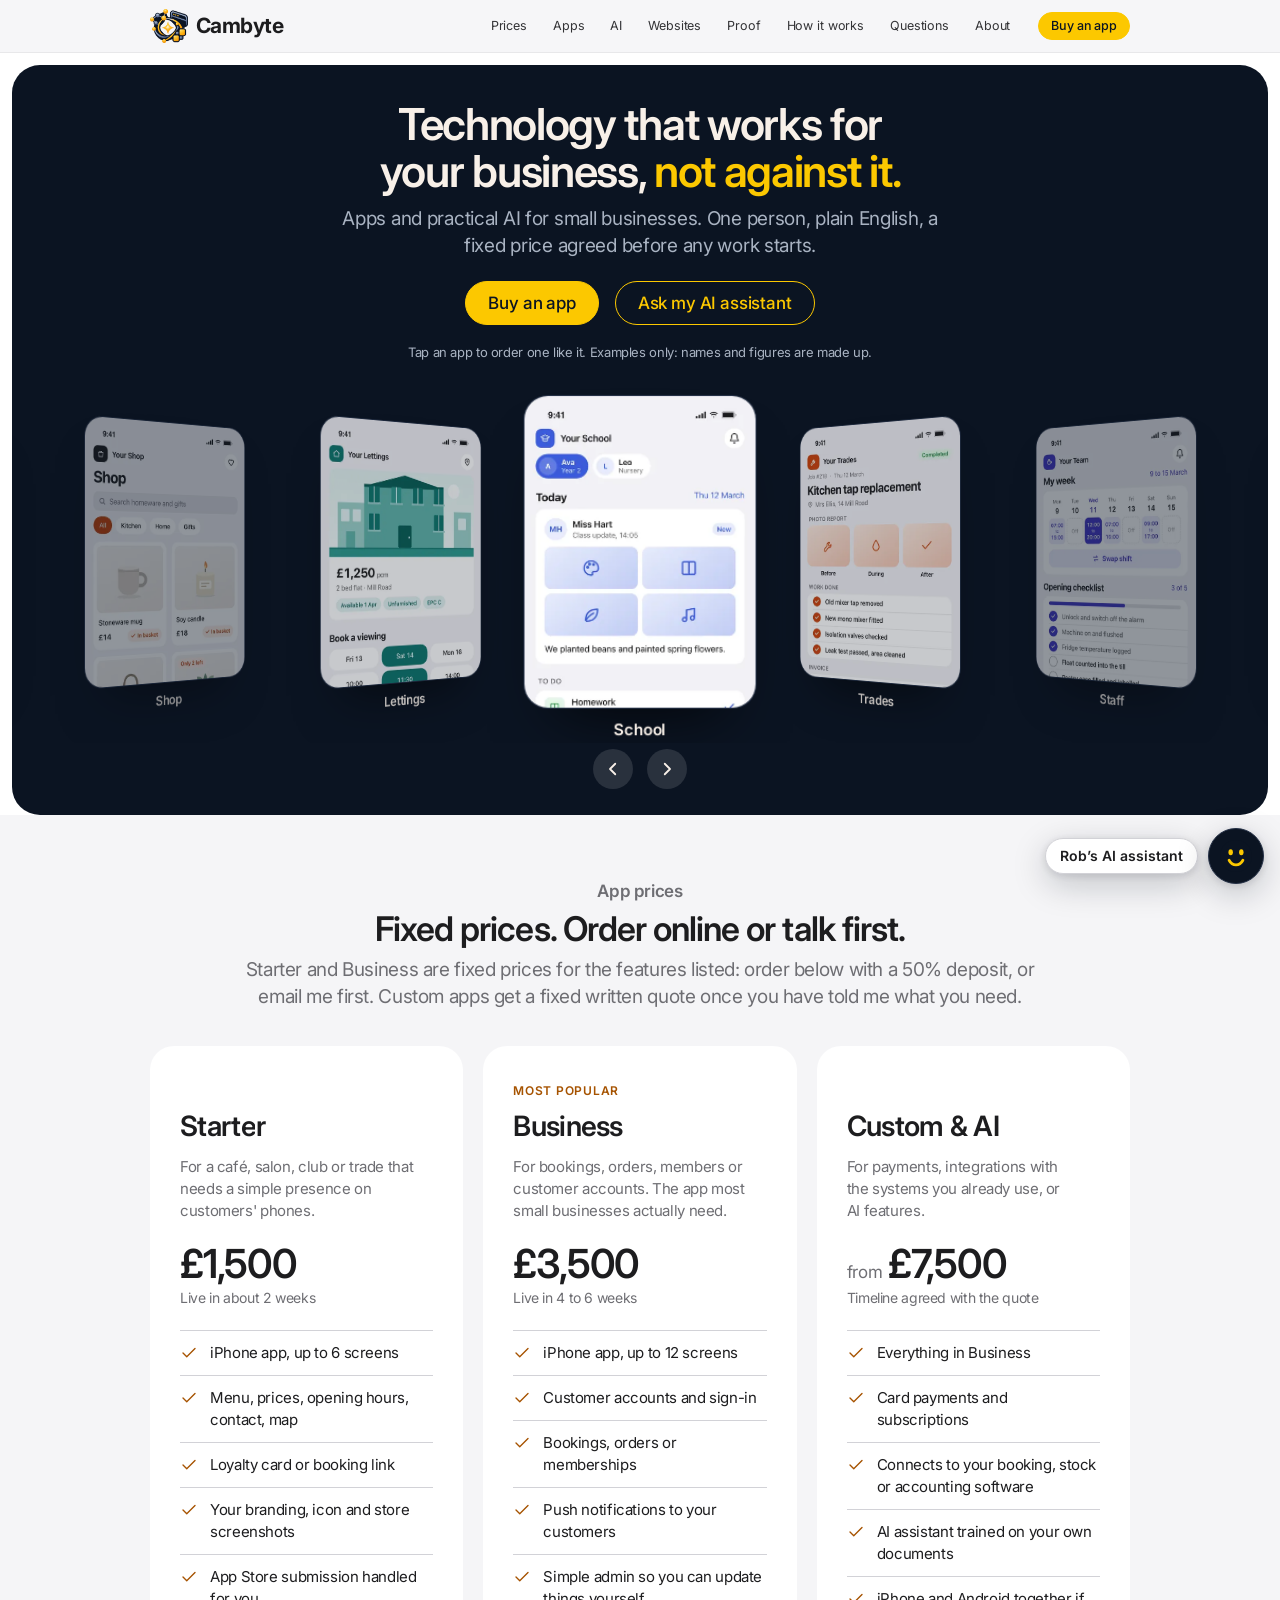
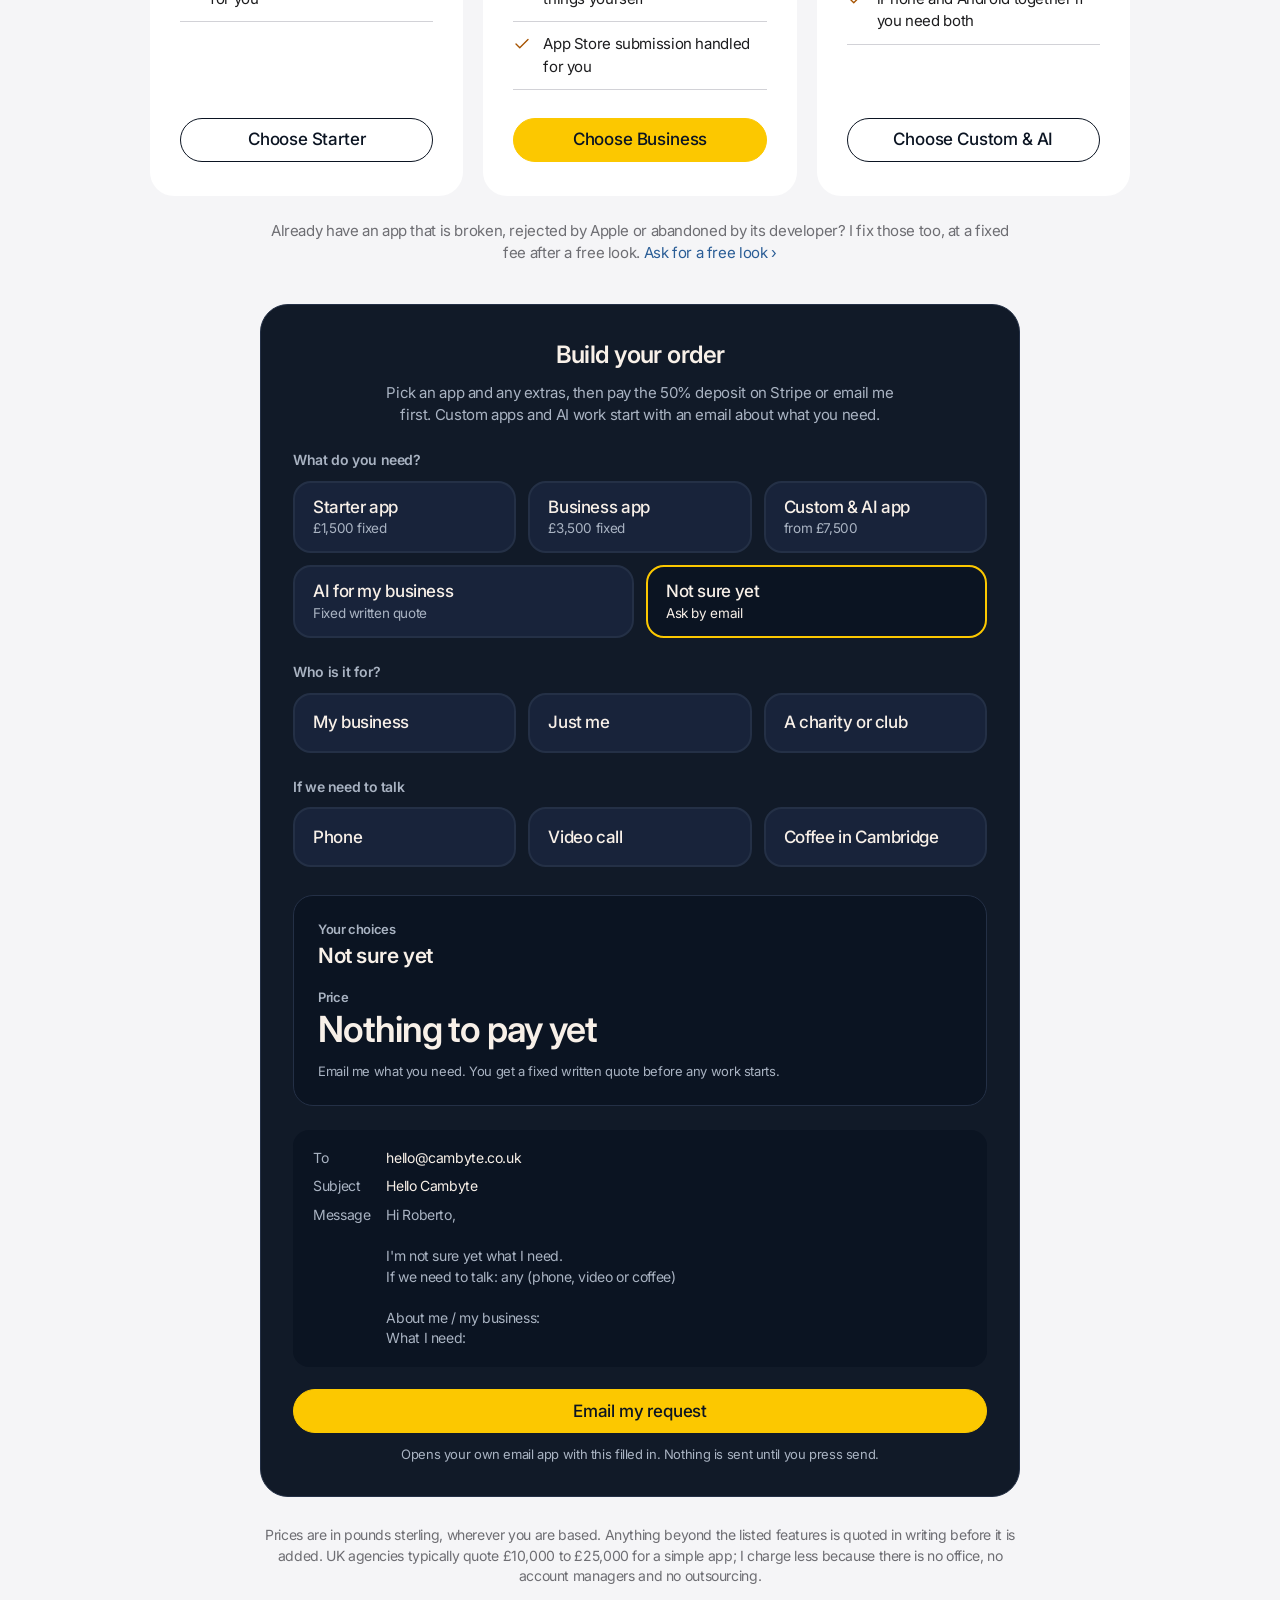
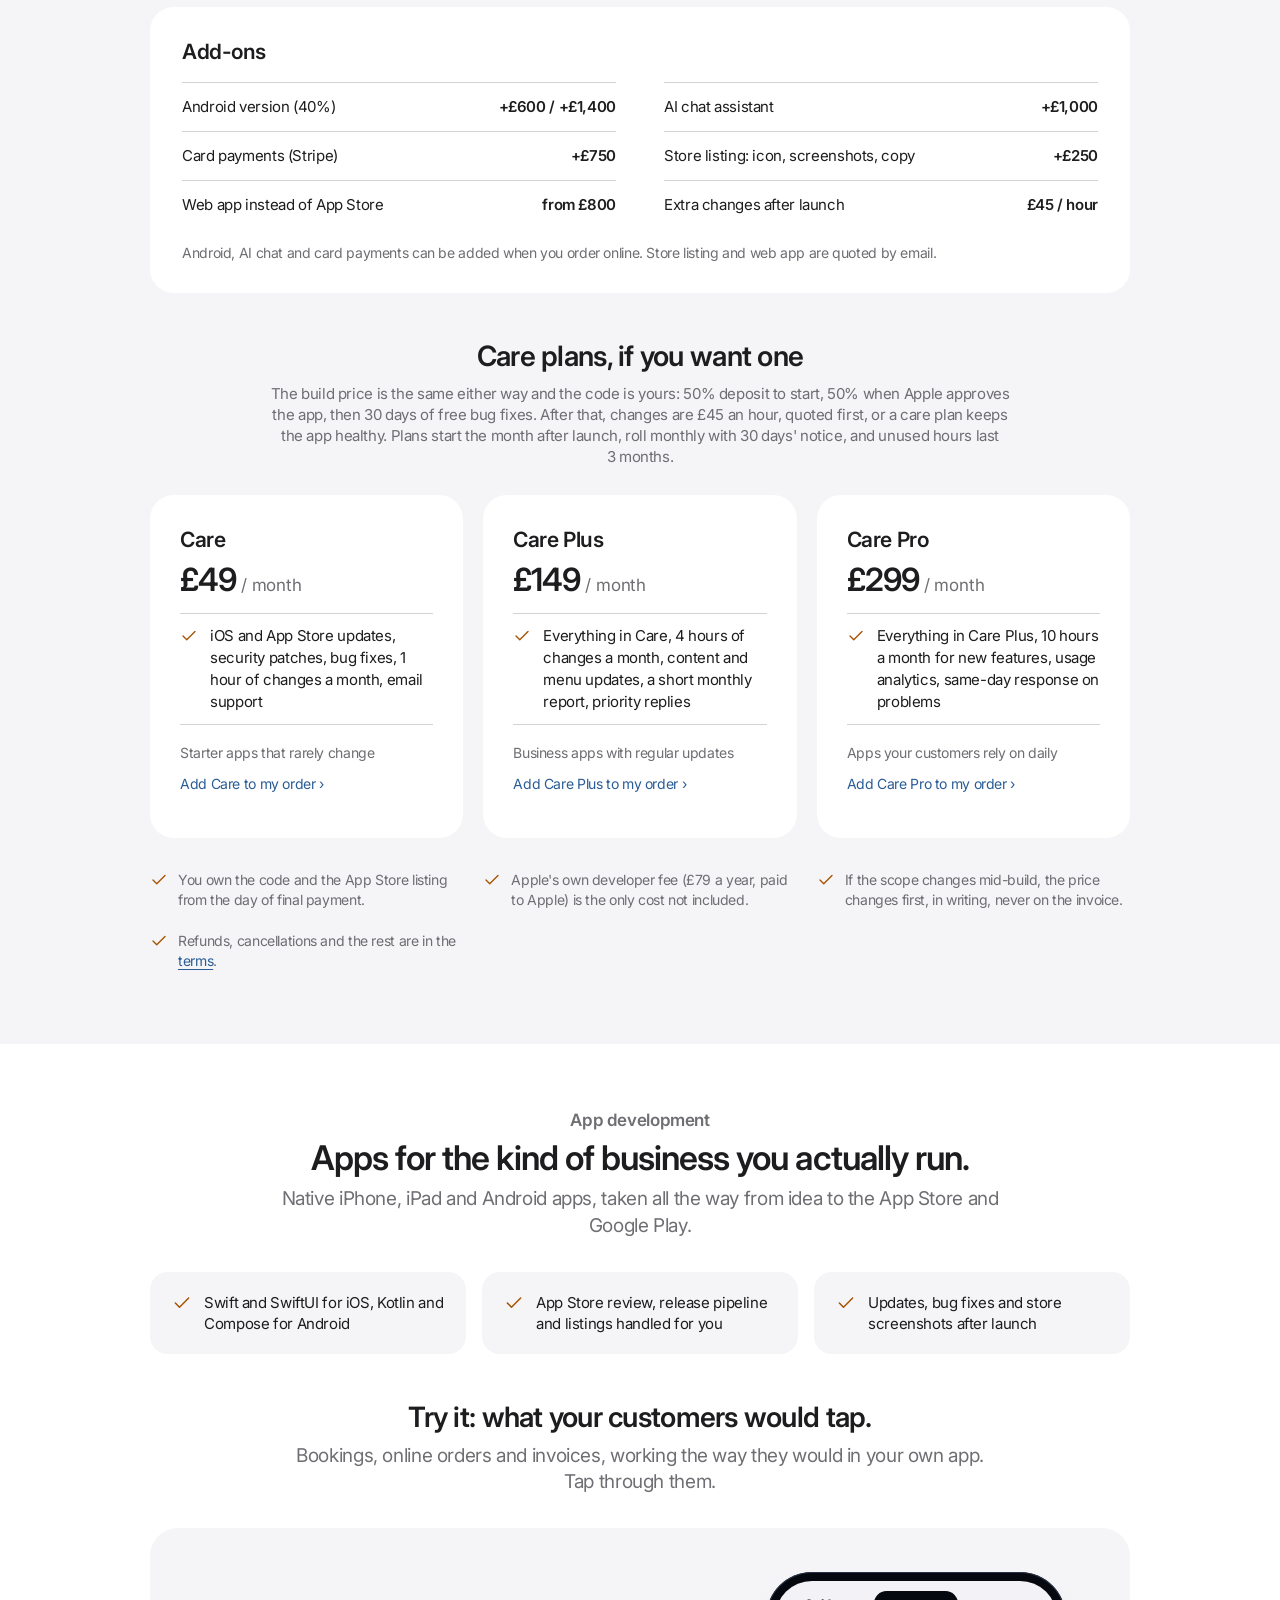
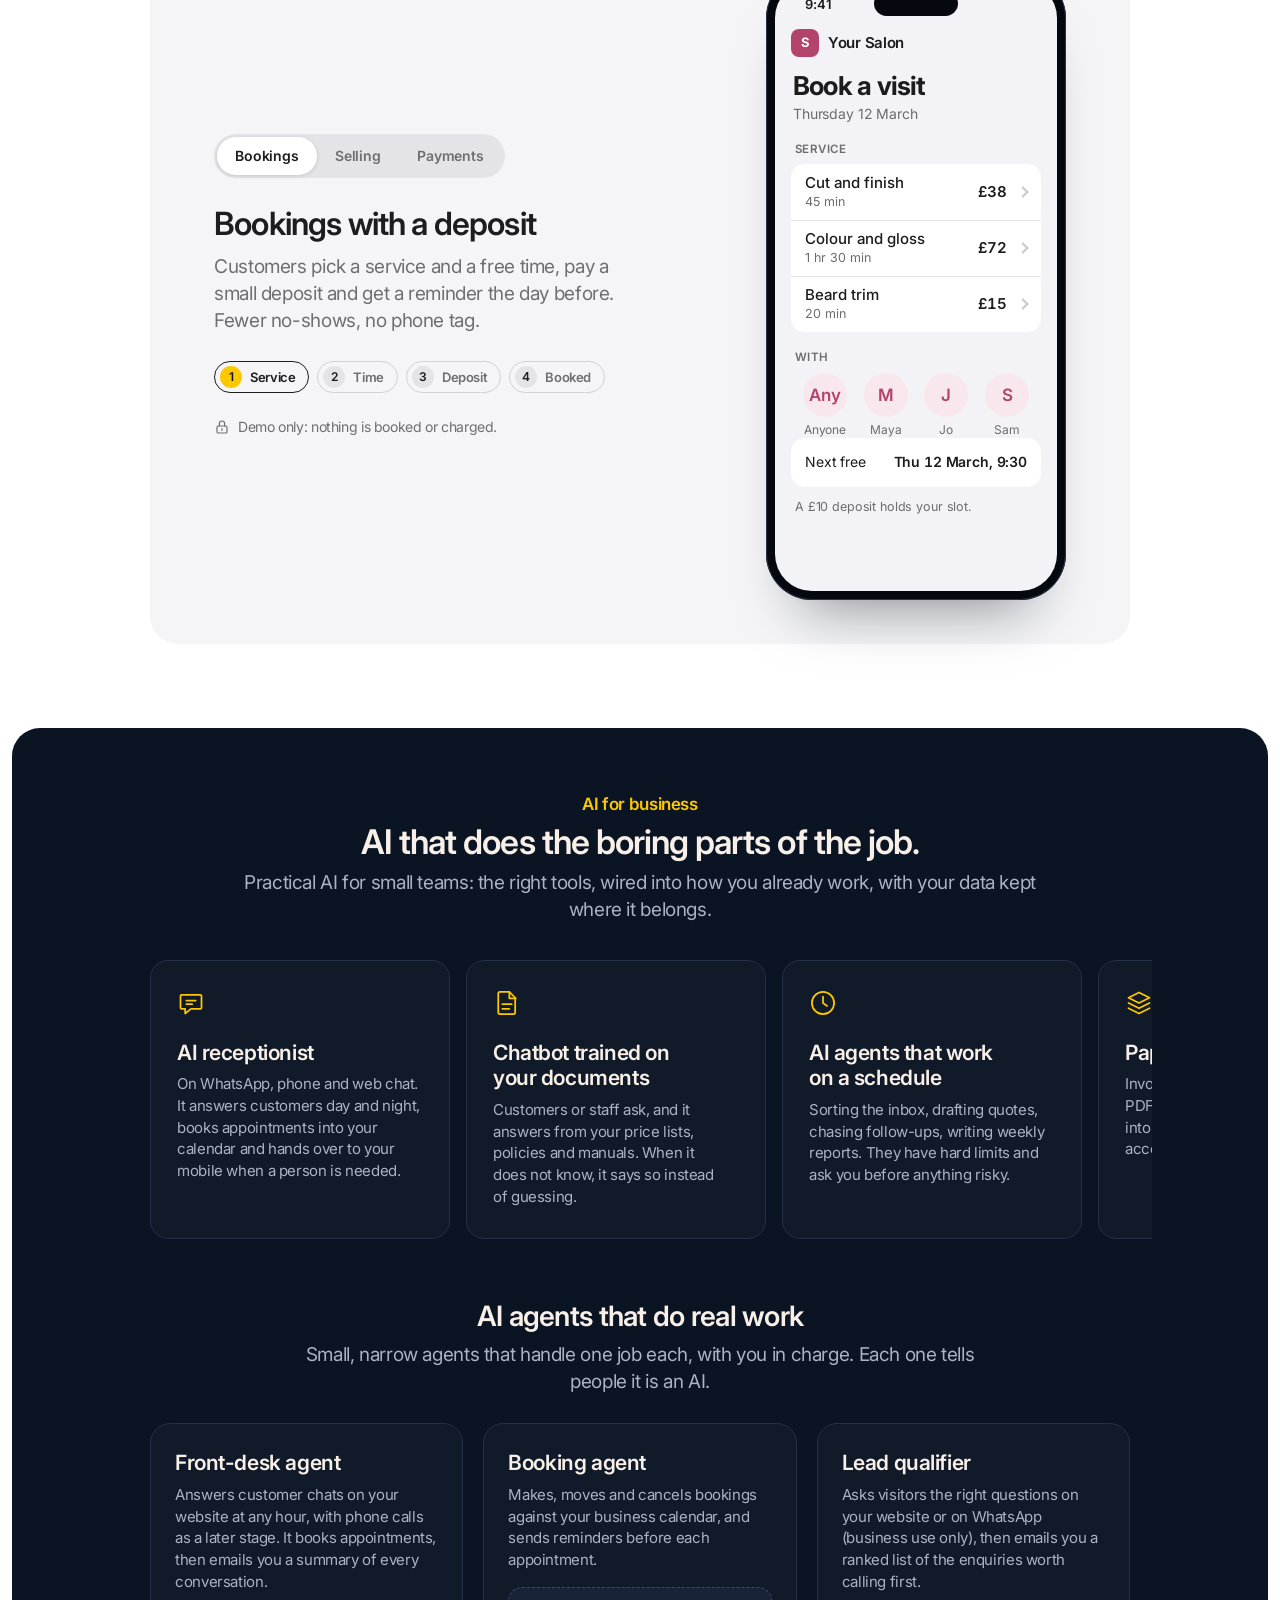
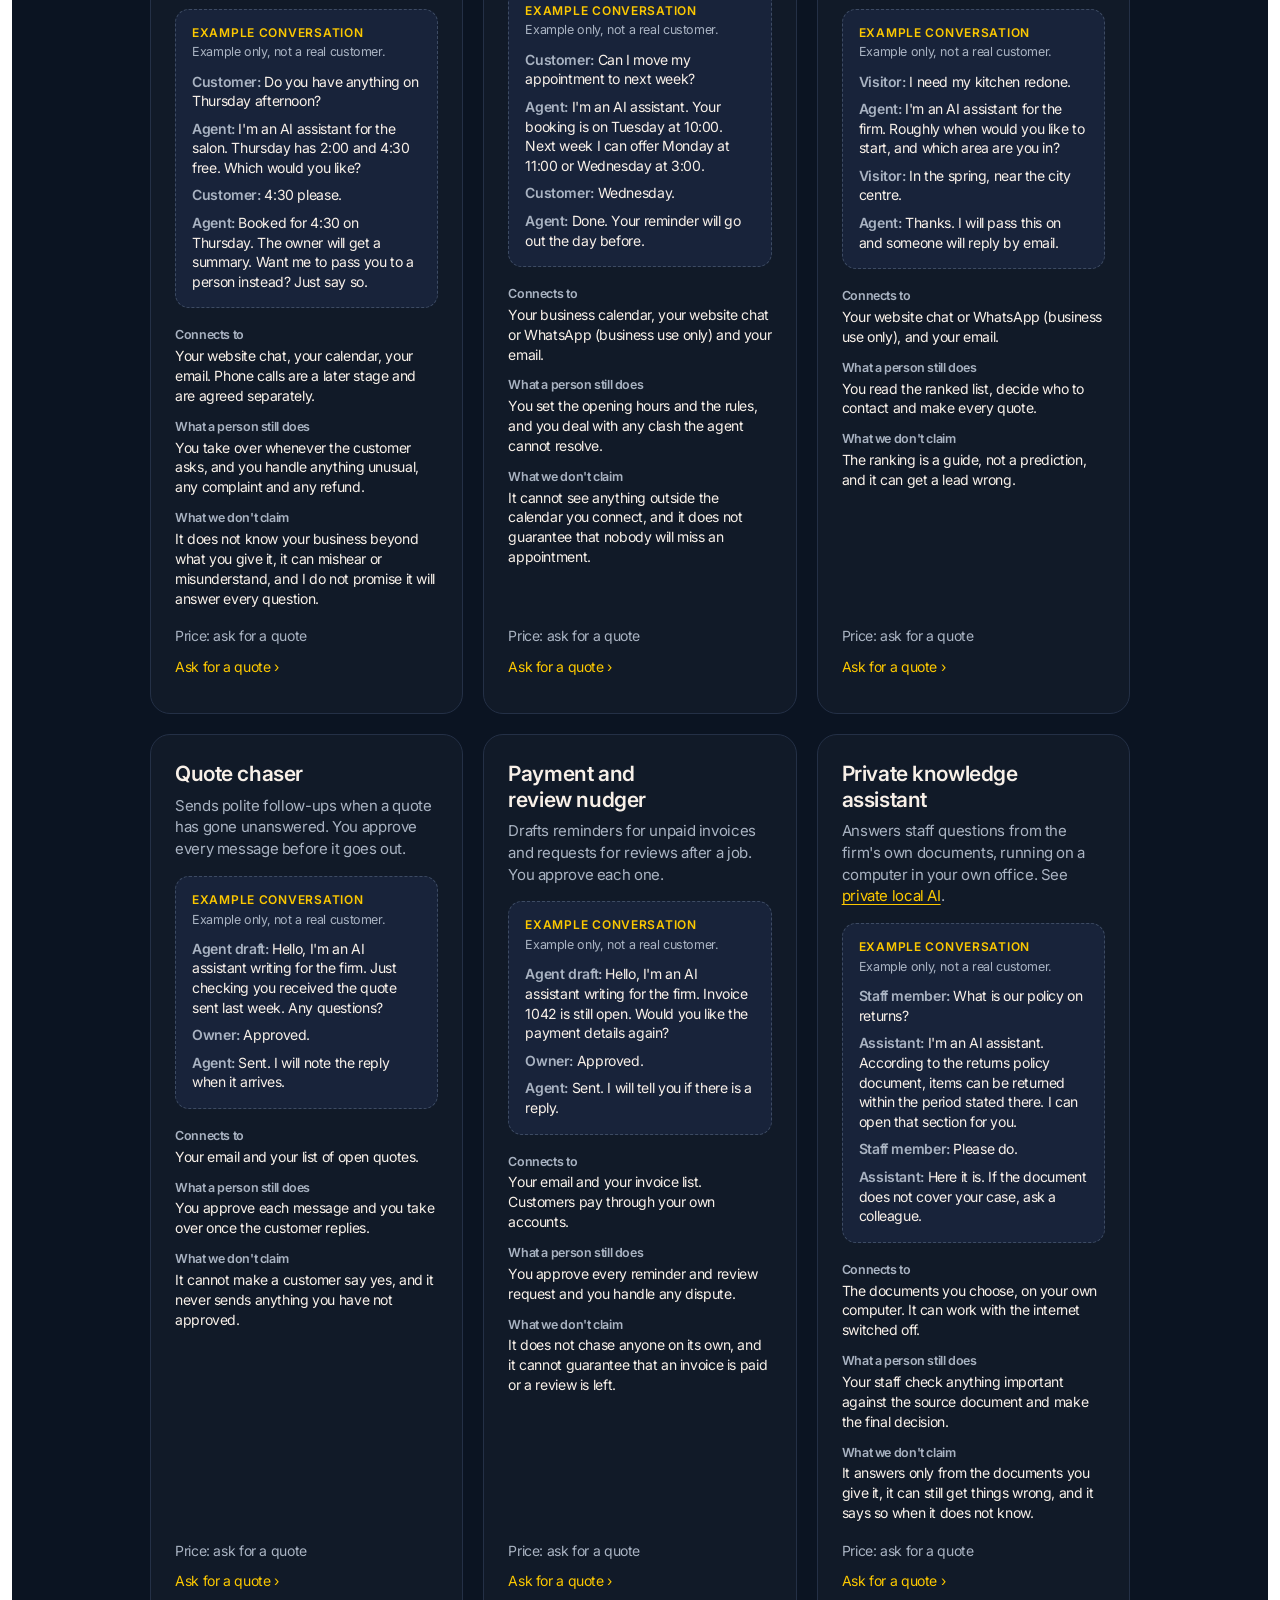
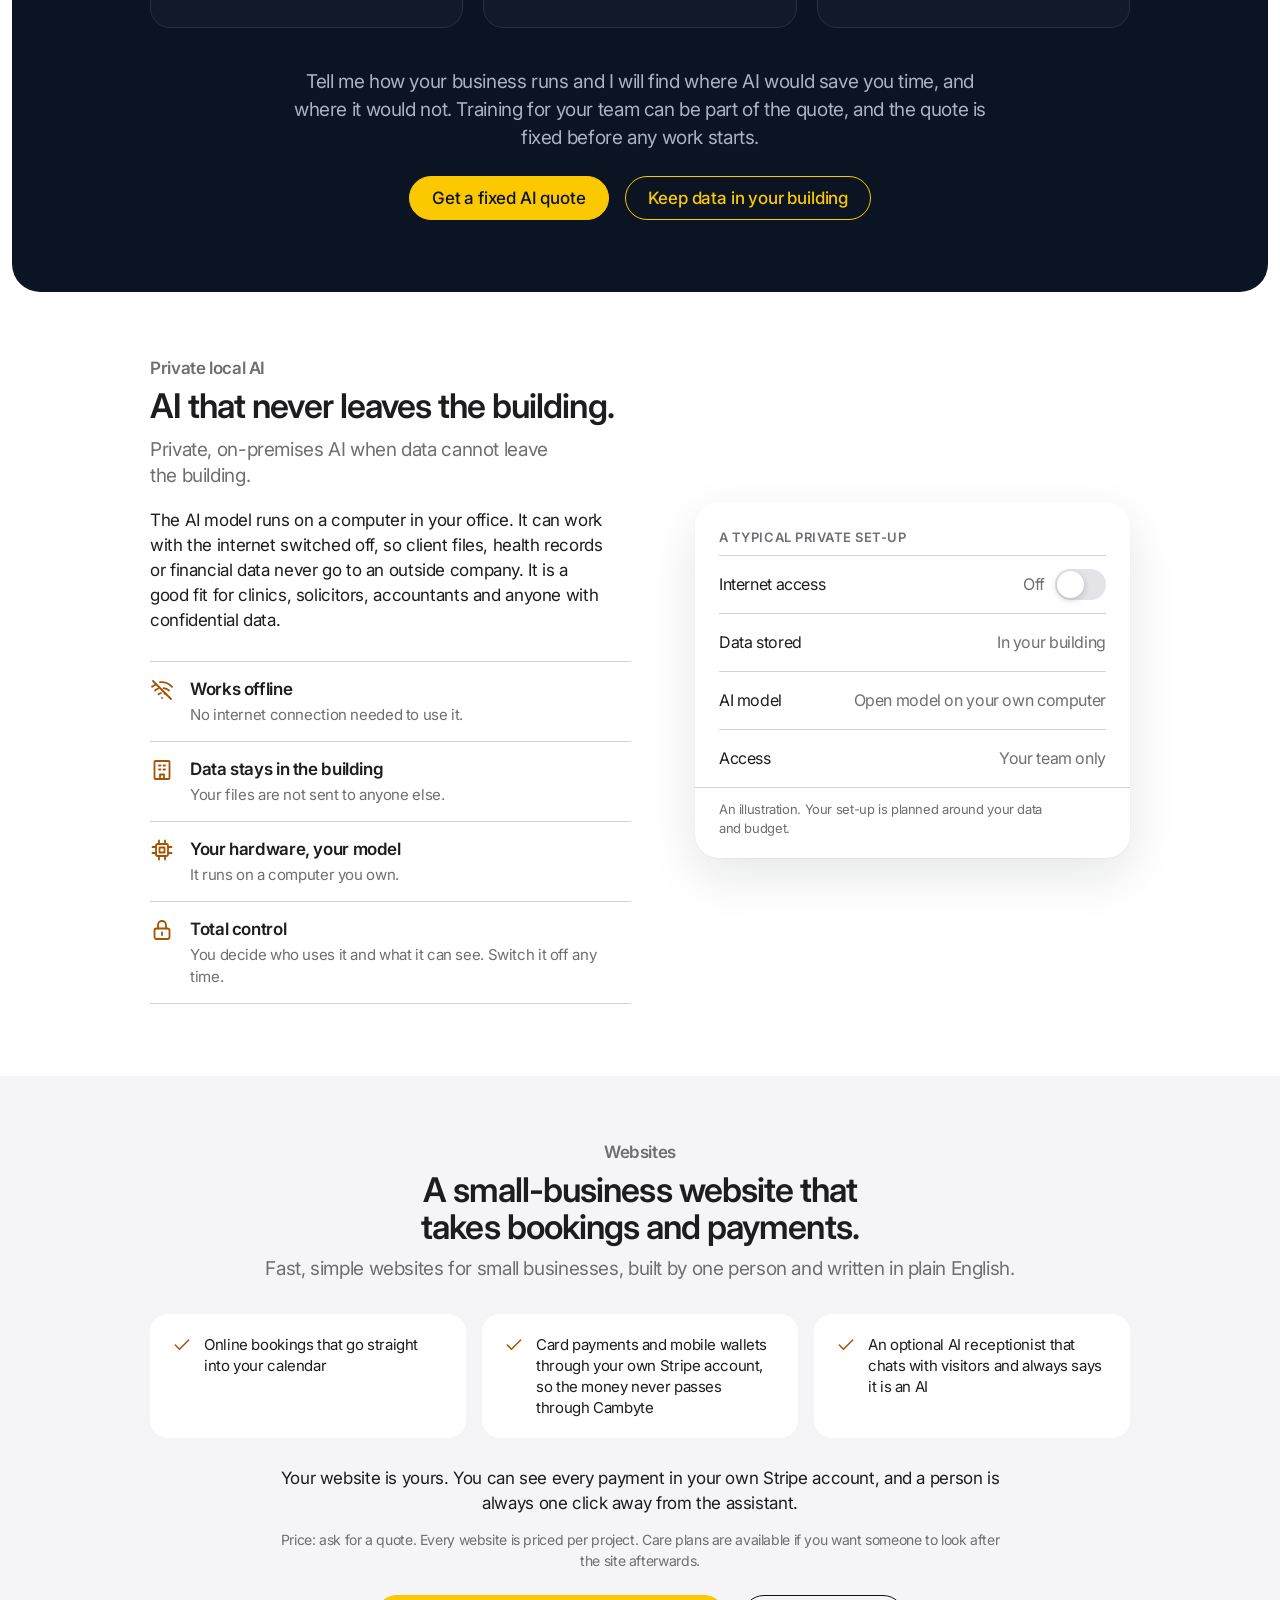
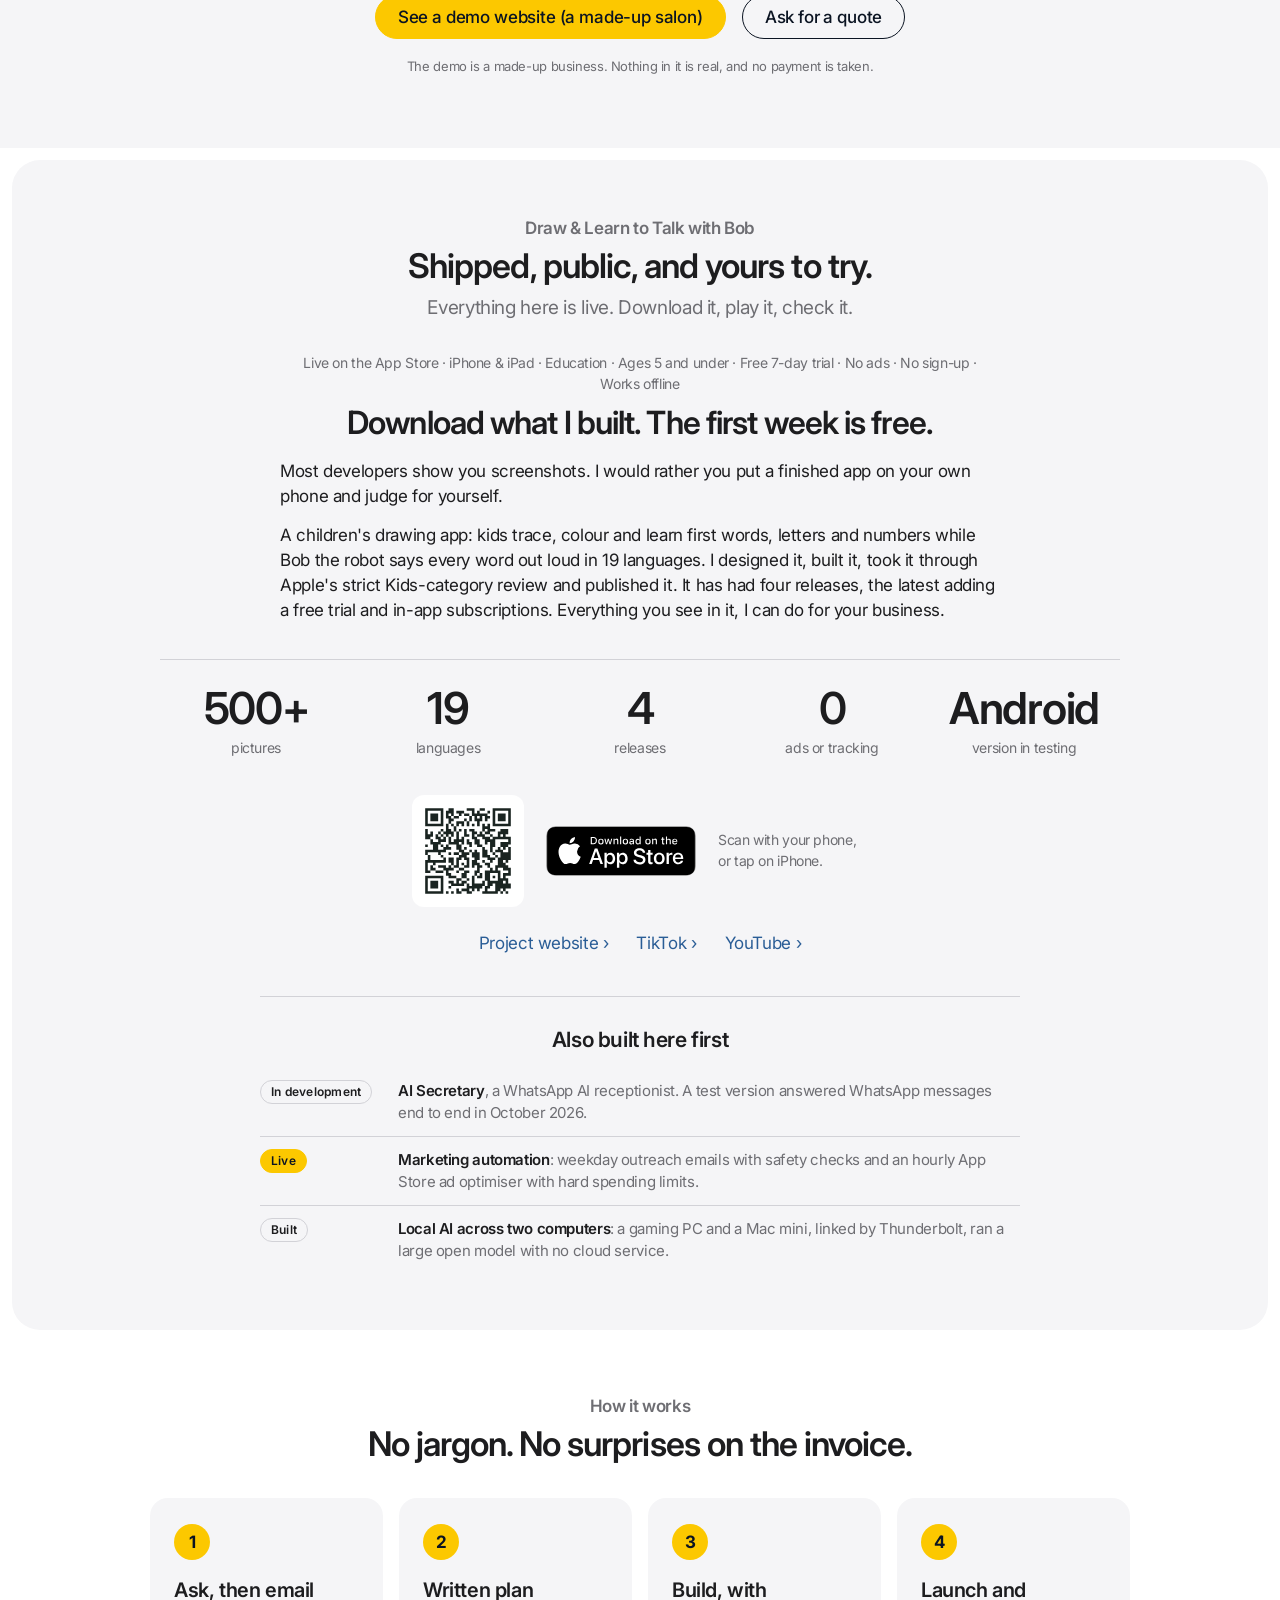
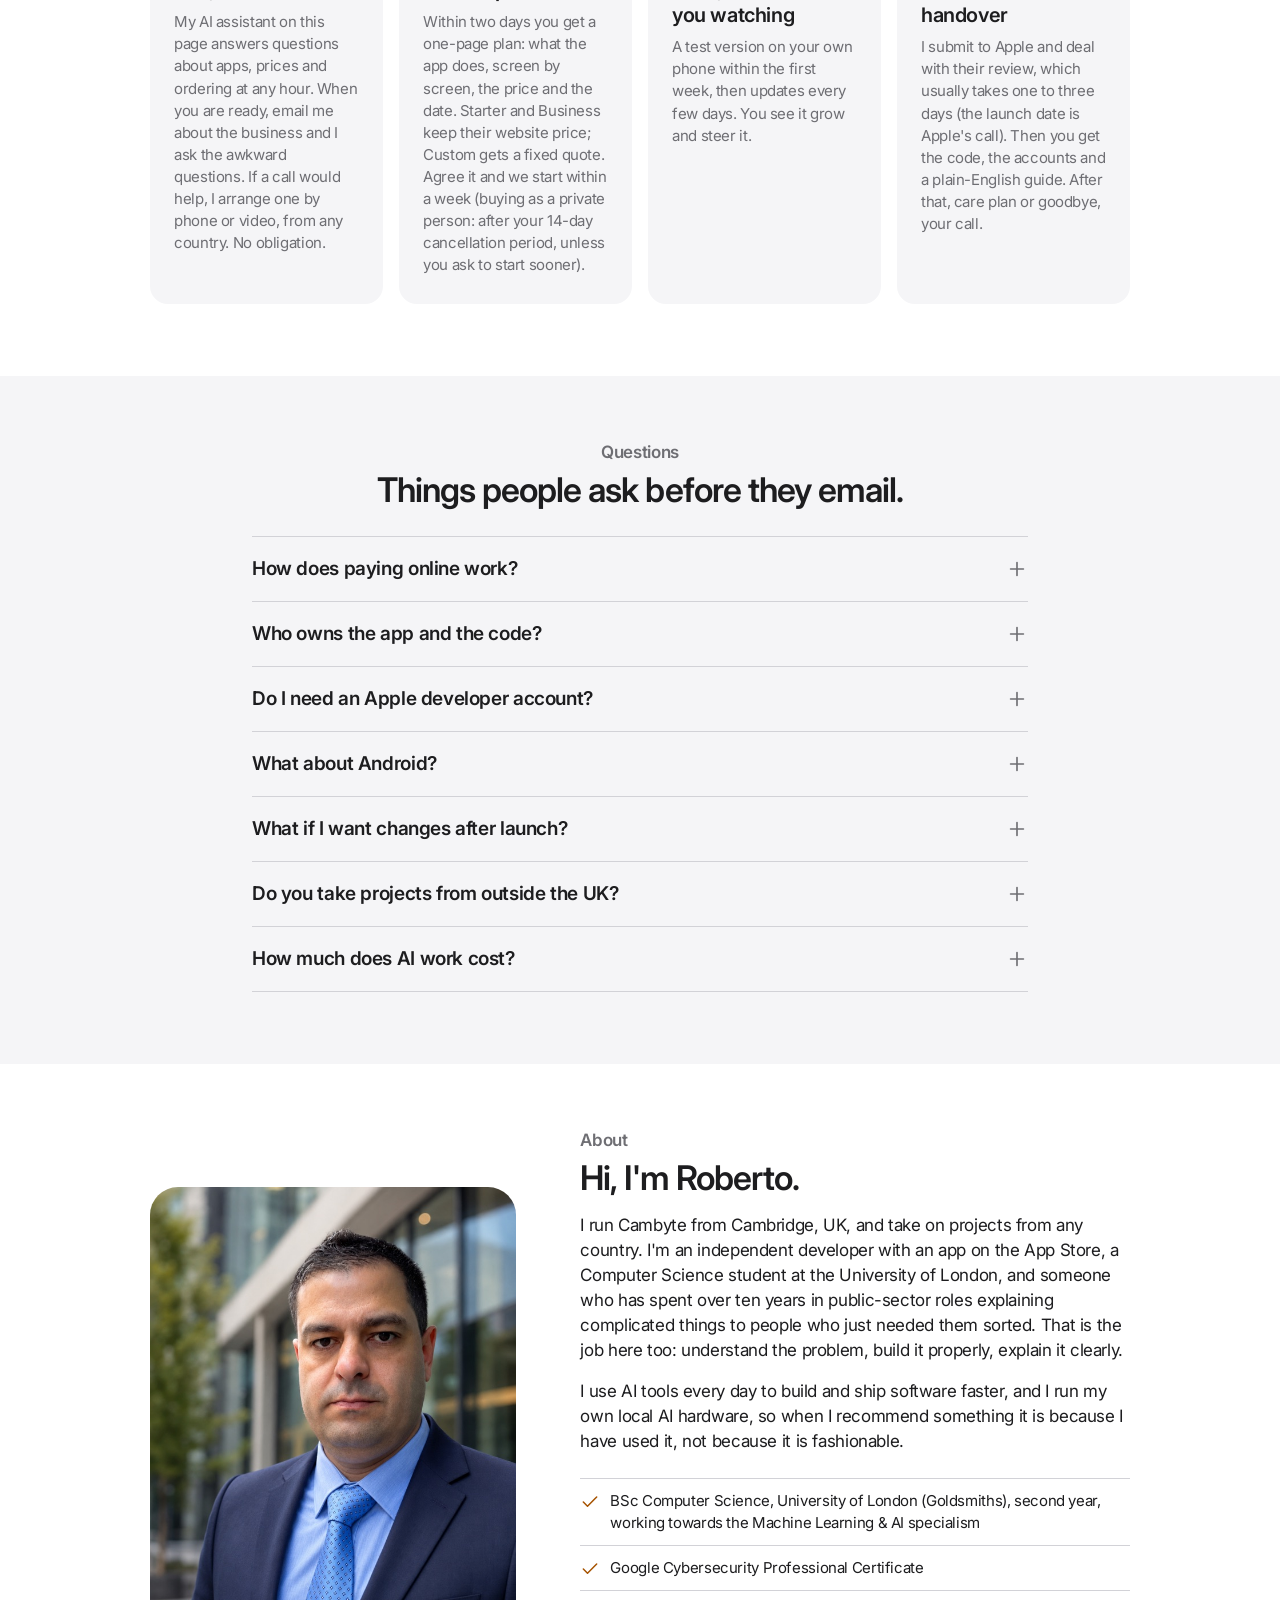
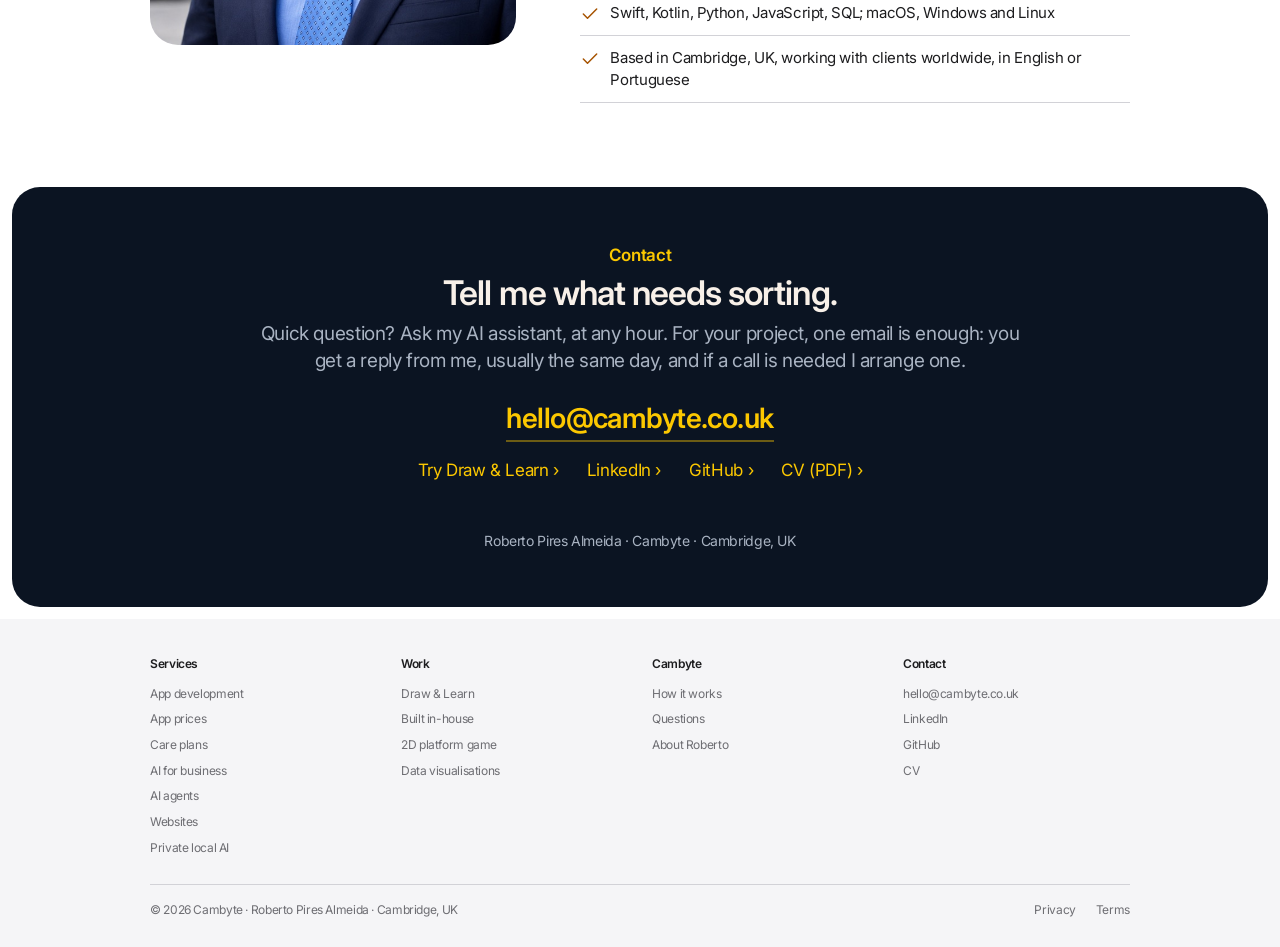
<file: index.html>
<!DOCTYPE html>
<html lang="en-GB">
<head>
<meta charset="UTF-8">
<meta name="viewport" content="width=device-width, initial-scale=1">
<title>Cambyte — App development and AI consulting for small businesses, worldwide</title>
<meta name="description" content="Cambyte builds iOS and Android apps and helps small businesses put AI to work, in the UK or any other country. Run from Cambridge, UK, by Roberto Pires Almeida, independent developer with an app live on the App Store.">
<meta property="og:type" content="website">
<meta property="og:title" content="Cambyte — Apps and AI consulting for small businesses, worldwide">
<meta property="og:description" content="App development and practical AI consulting for small businesses. Plain English, fixed prices.">
<meta property="og:url" content="https://cambyte.co.uk/">
<meta property="og:image" content="https://cambyte.co.uk/assets/img/og.png">
<meta name="twitter:card" content="summary_large_image">
<meta name="theme-color" content="#F5F5F7" media="(prefers-color-scheme: light)">
<meta name="theme-color" content="#000000" media="(prefers-color-scheme: dark)">
<link rel="icon" href="assets/img/favicon.png" type="image/png">
<link rel="apple-touch-icon" href="assets/img/apple-touch-icon.png">
<link rel="preconnect" href="https://fonts.googleapis.com">
<link rel="preconnect" href="https://fonts.gstatic.com" crossorigin>
<link href="https://fonts.googleapis.com/css2?family=Inter:wght@400;500;600;700&display=swap" rel="stylesheet">
<link rel="stylesheet" href="assets/style.css">
<link rel="stylesheet" href="assets/assistant.css">
<script type="application/ld+json">
{
  "@context": "https://schema.org",
  "@graph": [
    {
      "@type": "ProfessionalService",
      "@id": "https://cambyte.co.uk/#business",
      "name": "Cambyte",
      "url": "https://cambyte.co.uk/",
      "email": "hello@cambyte.co.uk",
      "description": "App development and AI consulting for small businesses worldwide, run from Cambridge, UK.",
      "founder": {"@type": "Person", "name": "Roberto Pires Almeida"},
      "address": {"@type": "PostalAddress", "addressLocality": "Cambridge", "addressCountry": "GB"},
      "areaServed": "Worldwide",
      "sameAs": ["https://github.com/synckser", "https://www.linkedin.com/in/roberto-pires-03986415a/"]
    },
    {
      "@type": "Service",
      "serviceType": "Mobile app development",
      "name": "Small-business app development",
      "provider": {"@id": "https://cambyte.co.uk/#business"},
      "areaServed": "Worldwide",
      "offers": [
        {"@type": "Offer", "name": "Starter app", "price": "1500", "priceCurrency": "GBP", "description": "iPhone app, up to 6 screens, App Store submission included. Fixed price for the listed features."},
        {"@type": "Offer", "name": "Business app", "price": "3500", "priceCurrency": "GBP", "description": "iPhone app, up to 12 screens, accounts, bookings or orders, notifications. Fixed price for the listed features."},
        {"@type": "Offer", "name": "Custom or AI app", "price": "7500", "priceCurrency": "GBP", "description": "Payments, integrations, AI assistant, anything bespoke. Starting price."}
      ]
    },
    {
      "@type": "Service",
      "serviceType": "AI consulting",
      "name": "Practical AI for small teams",
      "description": "AI receptionists, chatbots trained on your own documents, scheduled AI agents, paperwork automation and private AI that runs on your own computer. Fixed written quote before any work starts.",
      "provider": {"@id": "https://cambyte.co.uk/#business"},
      "areaServed": "Worldwide"
    }
  ]
}
</script>
</head>
<body>
<svg class="sprite" aria-hidden="true" focusable="false">
  <symbol id="i-tick" viewBox="0 0 24 24"><path d="M20 6L9 17l-5-5"/></symbol>
  <symbol id="i-plus" viewBox="0 0 24 24"><path d="M12 5v14M5 12h14"/></symbol>
  <symbol id="i-menu" viewBox="0 0 24 24"><path d="M4 8h16M4 16h16"/></symbol>
  <symbol id="i-chat" viewBox="0 0 24 24"><path d="M4 5h16a1 1 0 0 1 1 1v10a1 1 0 0 1-1 1h-8l-5 4v-4H4a1 1 0 0 1-1-1V6a1 1 0 0 1 1-1z"/><path d="M8 10h8M8 13h5"/></symbol>
<symbol id="i-doc" viewBox="0 0 24 24"><path d="M6 2.5h8l5 5V20a1.5 1.5 0 0 1-1.5 1.5h-11.5A1.5 1.5 0 0 1 4.5 20V4A1.5 1.5 0 0 1 6 2.5z"/><path d="M14 2.5V8h5.5"/><path d="M8 13h8M8 17h6"/></symbol>
<symbol id="i-clock" viewBox="0 0 24 24"><circle cx="12" cy="12" r="9.5"/><path d="M12 6.5V12l3.5 2.5"/></symbol>
<symbol id="i-stack" viewBox="0 0 24 24"><path d="M12 3l9 4.5-9 4.5-9-4.5z"/><path d="M3 12l9 4.5 9-4.5"/><path d="M3 16.5L12 21l9-4.5"/></symbol>
<symbol id="i-wave" viewBox="0 0 24 24"><path d="M3 10v4M7.5 6v12M12 3v18M16.5 7v10M21 10v4"/></symbol>
<symbol id="i-pulse" viewBox="0 0 24 24"><path d="M2 12h4l2.5-7 4 14 3-7H22"/></symbol>
<symbol id="i-wifi-off" viewBox="0 0 24 24"><path d="M2 8.8a15 15 0 0 1 4-2.3"/><path d="M10 4.2A15 15 0 0 1 22 8.8"/><path d="M5 12.5a10 10 0 0 1 3.5-2.1"/><path d="M13.5 10.2A10 10 0 0 1 19 12.5"/><path d="M8.5 16.2a5 5 0 0 1 2.5-1.1"/><path d="M14.5 15.6a5 5 0 0 1 1.5.6"/><path d="M12 20h.01"/><path d="M3 3l18 18"/></symbol>
<symbol id="i-building" viewBox="0 0 24 24"><rect x="4.5" y="3" width="15" height="18" rx="1"/><path d="M9 7.5h1.5M13.5 7.5H15M9 11.5h1.5M13.5 11.5H15"/><path d="M10 21v-4.5h4V21"/></symbol>
<symbol id="i-chip" viewBox="0 0 24 24"><rect x="6" y="6" width="12" height="12" rx="1.5"/><rect x="9.5" y="9.5" width="5" height="5"/><path d="M9 2.5V6M15 2.5V6M9 18v3.5M15 18v3.5M2.5 9H6M2.5 15H6M18 9h3.5M18 15h3.5"/></symbol>
<symbol id="i-lock" viewBox="0 0 24 24"><rect x="4.5" y="10.5" width="15" height="10.5" rx="2"/><path d="M8 10.5V7a4 4 0 0 1 8 0v3.5"/><path d="M12 14.5v2.5"/></symbol>
</svg>
<a class="skip" href="#main">Skip to content</a>
<header class="gnav">
  <nav id="nav" class="wrap gnav-in" aria-label="Main">
    <a class="logo" href="./" aria-label="Cambyte home"><img src="assets/img/mark.png" width="38" height="34" alt=""><span>Cambyte</span></a>
    <ul id="nav-list" class="gnav-list">
      <li><a href="#prices">Prices</a></li>
      <li><a href="#apps">Apps</a></li>
      <li><a href="#ai">AI</a></li>
      <li><a href="#websites">Websites</a></li>
      <li><a href="#proof">Proof</a></li>
      <li><a href="#how">How it works</a></li>
      <li><a href="#questions">Questions</a></li>
      <li><a href="#about">About</a></li>
    </ul>
    <a class="pill pill-sm" href="#reply">Buy an app</a>
    <button class="menu-btn" type="button" aria-expanded="false" aria-controls="nav-list" aria-label="Menu"><svg class="ic" aria-hidden="true"><use href="#i-menu"/></svg></button>
  </nav>
</header>
<main id="main">
<section class="hero" aria-labelledby="hero-h">
 <h1 id="hero-h">Technology that works for your business, <em>not against it.</em></h1>
 <p class="lede">Apps and practical AI for small businesses. One person, plain English, a fixed price agreed before any work starts.</p>
 <div class="pills"><a class="pill" href="#reply">Buy an app</a><a class="pill pill-ghost" href="#contact" data-ask-assistant>Ask my AI assistant</a></div>
 <p class="hero-note" id="shelf-note">Tap an app to order one like it. Examples only: names and figures are made up.</p>
 <div class="shelf-rail">
 <ul class="shelf" aria-label="Example apps">
  <li><a href="#reply" data-pick="business" aria-describedby="shelf-note"><img src="assets/img/tpl-salon-top.webp" width="420" height="568" alt=""><span>Salon</span></a></li>
  <li><a href="#reply" data-pick="starter" aria-describedby="shelf-note"><img src="assets/img/tpl-bakery-top.webp" width="420" height="568" alt=""><span>Bakery</span></a></li>
  <li><a href="#reply" data-pick="business" aria-describedby="shelf-note"><img src="assets/img/tpl-gym-top.webp" width="420" height="568" alt=""><span>Gym</span></a></li>
  <li><a href="#reply" data-pick="business" aria-describedby="shelf-note"><img src="assets/img/tpl-clinic-top.webp" width="420" height="568" alt=""><span>Clinic</span></a></li>
  <li><a href="#reply" data-pick="business" aria-describedby="shelf-note"><img src="assets/img/tpl-pub-top.webp" width="420" height="568" alt=""><span>Pub</span></a></li>
  <li><a href="#reply" data-pick="business" aria-describedby="shelf-note"><img src="assets/img/tpl-shop-top.webp" width="420" height="568" alt=""><span>Shop</span></a></li>
  <li><a href="#reply" data-pick="business" aria-describedby="shelf-note"><img src="assets/img/tpl-estate-top.webp" width="420" height="568" alt=""><span>Lettings</span></a></li>
  <li><a href="#reply" data-pick="business" aria-describedby="shelf-note"><img src="assets/img/tpl-school-top.webp" width="420" height="568" alt=""><span>School</span></a></li>
  <li><a href="#reply" data-pick="starter" aria-describedby="shelf-note"><img src="assets/img/tpl-trades-top.webp" width="420" height="568" alt=""><span>Trades</span></a></li>
  <li><a href="#reply" data-pick="business" aria-describedby="shelf-note"><img src="assets/img/tpl-staff-top.webp" width="420" height="568" alt=""><span>Staff</span></a></li>
  <li><a href="#reply" data-pick="business" aria-describedby="shelf-note"><img src="assets/img/tpl-charity-top.webp" width="420" height="568" alt=""><span>Charity</span></a></li>
  <li><a href="#reply" data-pick="custom" aria-describedby="shelf-note"><img src="assets/img/tpl-accounts-phone-top.webp" width="420" height="568" alt=""><span>Accounts</span></a></li>
  <li><a href="#reply" data-pick="custom" aria-describedby="shelf-note"><img src="assets/img/tpl-assistant-top.webp" width="420" height="568" alt=""><span>AI assistant</span></a></li>
  <li><a href="#websites" aria-describedby="shelf-note"><img src="assets/img/tpl-website-top.webp" width="420" height="568" alt=""><span>Websites</span></a></li>
 </ul>
 </div>
 <div class="shelf-nav" hidden><button type="button" data-shelf="-1" aria-label="Previous example apps"><svg viewBox="0 0 24 24" aria-hidden="true" fill="none" stroke="currentColor" stroke-width="2.4" stroke-linecap="round" stroke-linejoin="round"><path d="M15 5l-7 7 7 7"/></svg></button><button type="button" data-shelf="1" aria-label="Next example apps"><svg viewBox="0 0 24 24" aria-hidden="true" fill="none" stroke="currentColor" stroke-width="2.4" stroke-linecap="round" stroke-linejoin="round"><path d="M9 5l7 7-7 7"/></svg></button></div>
</section>
<section class="sec sec-tile" id="prices" aria-labelledby="prices-h">
 <div class="wrap">
  <header class="sec-head reveal">
   <p class="eyebrow">App prices</p>
   <h2 id="prices-h" class="h2">Fixed prices. Order online or talk first.</h2>
   <p class="sub">Starter and Business are fixed prices for the features listed: order below with a 50% deposit, or email me first. Custom apps get a fixed written quote once you have told me what you need.</p>
  </header>
  <div class="tiers">
   <article class="tier reveal">
    <p class="tag"></p>
    <h3>Starter</h3>
    <p class="for">For a café, salon, club or trade that needs a simple presence on customers' phones.</p>
    <p class="price">£1,500</p>
    <p class="time">Live in about 2 weeks</p>
    <ul class="ticks"><li><svg class="ic" aria-hidden="true"><use href="#i-tick"/></svg>iPhone app, up to 6 screens</li><li><svg class="ic" aria-hidden="true"><use href="#i-tick"/></svg>Menu, prices, opening hours, contact, map</li><li><svg class="ic" aria-hidden="true"><use href="#i-tick"/></svg>Loyalty card or booking link</li><li><svg class="ic" aria-hidden="true"><use href="#i-tick"/></svg>Your branding, icon and store screenshots</li><li><svg class="ic" aria-hidden="true"><use href="#i-tick"/></svg>App Store submission handled for you</li></ul>
    <a class="pill pill-ghost" href="#reply" data-pick="starter">Choose Starter</a>
   </article>
   <article class="tier reveal">
    <p class="tag">Most popular</p>
    <h3>Business</h3>
    <p class="for">For bookings, orders, members or customer accounts. The app most small businesses actually need.</p>
    <p class="price">£3,500</p>
    <p class="time">Live in 4 to 6 weeks</p>
    <ul class="ticks"><li><svg class="ic" aria-hidden="true"><use href="#i-tick"/></svg>iPhone app, up to 12 screens</li><li><svg class="ic" aria-hidden="true"><use href="#i-tick"/></svg>Customer accounts and sign-in</li><li><svg class="ic" aria-hidden="true"><use href="#i-tick"/></svg>Bookings, orders or memberships</li><li><svg class="ic" aria-hidden="true"><use href="#i-tick"/></svg>Push notifications to your customers</li><li><svg class="ic" aria-hidden="true"><use href="#i-tick"/></svg>Simple admin so you can update things yourself</li><li><svg class="ic" aria-hidden="true"><use href="#i-tick"/></svg>App Store submission handled for you</li></ul>
    <a class="pill" href="#reply" data-pick="business">Choose Business</a>
   </article>
   <article class="tier reveal">
    <p class="tag"></p>
    <h3>Custom &amp; AI</h3>
    <p class="for">For payments, integrations with the systems you already use, or AI features.</p>
    <p class="price"><small>from </small>£7,500</p>
    <p class="time">Timeline agreed with the quote</p>
    <ul class="ticks"><li><svg class="ic" aria-hidden="true"><use href="#i-tick"/></svg>Everything in Business</li><li><svg class="ic" aria-hidden="true"><use href="#i-tick"/></svg>Card payments and subscriptions</li><li><svg class="ic" aria-hidden="true"><use href="#i-tick"/></svg>Connects to your booking, stock or accounting software</li><li><svg class="ic" aria-hidden="true"><use href="#i-tick"/></svg>AI assistant trained on your own documents</li><li><svg class="ic" aria-hidden="true"><use href="#i-tick"/></svg>iPhone and Android together if you need both</li></ul>
    <a class="pill pill-ghost" href="#reply" data-pick="custom">Choose Custom &amp; AI</a>
   </article>
  </div>
  <p class="rescue">Already have an app that is broken, rejected by Apple or abandoned by its developer? I fix those too, at a fixed fee after a free look. <a href="#reply" data-pick="unsure">Ask for a free look</a></p>
  <div class="slip" id="reply" data-slip role="group" aria-labelledby="slip-h">
   <h3 id="slip-h">Build your order</h3>
   <p class="slip-intro">Pick an app and any extras, then pay the 50% deposit on Stripe or email me first. Custom apps and AI work start with an email about what you need.</p>
   <fieldset><legend>What do you need?</legend><div class="choices pkgs">
  <label class="choice"><input type="radio" name="pkg" value="starter"><span class="choice-in"><span>Starter app</span><small>£1,500 fixed</small></span></label>
  <label class="choice"><input type="radio" name="pkg" value="business"><span class="choice-in"><span>Business app</span><small>£3,500 fixed</small></span></label>
  <label class="choice"><input type="radio" name="pkg" value="custom"><span class="choice-in"><span>Custom &amp; AI app</span><small>from £7,500</small></span></label>
  <label class="choice"><input type="radio" name="pkg" value="ai"><span class="choice-in"><span>AI for my business</span><small>Fixed written quote</small></span></label>
  <label class="choice"><input type="radio" name="pkg" value="unsure" checked><span class="choice-in"><span>Not sure yet</span><small>Ask by email</small></span></label>
   </div></fieldset>
   <fieldset data-extras hidden disabled><legend>Extras</legend><div class="choices">
  <label class="choice"><input type="checkbox" name="extra" value="android"><span class="choice-in"><span>Android version</span><small data-out="android-price">+40%</small></span></label>
  <label class="choice"><input type="checkbox" name="extra" value="aichat"><span class="choice-in"><span>AI chat assistant</span><small>+£1,000</small></span></label>
  <label class="choice"><input type="checkbox" name="extra" value="payments"><span class="choice-in"><span>Card payments (Stripe)</span><small>+£750</small></span></label>
   </div></fieldset>
   <p class="extras-note" data-extras-note hidden>Android, payments and AI are priced into Custom quotes.</p>
   <fieldset data-caresec hidden disabled><legend>Care after launch</legend><div class="choices cares">
  <label class="choice"><input type="radio" name="care" value="none" checked><span class="choice-in"><span>No care plan</span><small>Pay by the hour, £45</small></span></label>
  <label class="choice"><input type="radio" name="care" value="care"><span class="choice-in"><span>Care</span><small>£49 a month</small></span></label>
  <label class="choice"><input type="radio" name="care" value="plus"><span class="choice-in"><span>Care Plus</span><small>£149 a month</small></span></label>
  <label class="choice"><input type="radio" name="care" value="pro"><span class="choice-in"><span>Care Pro</span><small>£299 a month</small></span></label>
   </div></fieldset>
   <fieldset><legend>Who is it for?</legend><div class="choices">
  <label class="choice"><input type="radio" name="who" value="business"><span class="choice-in"><span>My business</span></span></label>
  <label class="choice"><input type="radio" name="who" value="me"><span class="choice-in"><span>Just me</span></span></label>
  <label class="choice"><input type="radio" name="who" value="group"><span class="choice-in"><span>A charity or club</span></span></label>
   </div></fieldset>
   <div class="consumer" data-consumer hidden>
    <p>Buying as a private person, you can cancel within 14 days of paying for a full refund. The kickoff call and the work wait until those 14 days end, unless you tick below to start sooner.</p>
    <label class="tick"><input type="checkbox" name="early"><span>Start work within the 14 days. If I then cancel, I pay only for the work already done.</span></label>
   </div>
   <fieldset><legend>If we need to talk</legend><div class="choices">
  <label class="choice"><input type="radio" name="talk" value="Phone"><span class="choice-in"><span>Phone</span></span></label>
  <label class="choice"><input type="radio" name="talk" value="Video call"><span class="choice-in"><span>Video call</span></span></label>
  <label class="choice"><input type="radio" name="talk" value="Coffee in Cambridge"><span class="choice-in"><span>Coffee in Cambridge</span></span></label>
   </div></fieldset>
   <div class="quote" aria-live="polite">
    <p class="quote-k">Your choices</p>
    <p class="quote-pkg" data-out="pkg">Not sure yet</p>
    <p class="quote-line" data-out="extras" data-hide-empty hidden></p>
    <p class="quote-line" data-out="care" data-hide-empty hidden></p>
    <p class="quote-k" data-out="estlabel">Price</p>
    <p class="quote-est" data-out="est">Nothing to pay yet</p>
    <dl class="quote-split" data-split hidden><dt data-out="todaylabel">Pay today</dt><dd data-out="today"></dd><dt>When Apple approves your app</dt><dd data-out="later"></dd></dl>
    <p class="quote-fine" data-out="fine">Email me what you need. You get a fixed written quote before any work starts.</p>
   </div>
   <div class="order" data-order hidden>
    <label class="tick"><input type="checkbox" name="agree"><span>I have read and agree to the <a href="terms/">terms</a>, including how refunds work.</span></label>
    <p class="pay-test" data-pay-test hidden></p>
    <a class="pill" data-pay role="link" aria-disabled="true" tabindex="0" aria-describedby="pay-hint">Pay deposit with Stripe</a>
    <p class="pay-hint" id="pay-hint" data-out="payhint" data-hide-empty hidden></p>
    <a class="pill pill-ghost" data-mail href="mailto:hello@cambyte.co.uk?subject=Hello%20Cambyte&amp;body=Hi%20Roberto%2C%0A%0AI'm%20not%20sure%20yet%20what%20I%20need.%0AIf%20we%20need%20to%20talk%3A%20any%20(phone%2C%20video%20or%20coffee)%0A%0AAbout%20me%20%2F%20my%20business%3A%20%0AWhat%20I%20need%3A%20">Email my request instead</a>
    <p class="slip-note">You pay on Stripe's secure page; Cambyte never sees your card details. I then email you, usually the same working day, to book the kickoff call.</p>
   </div>
   <div data-ask>
    <dl class="receipt"><dt>To</dt><dd>hello@cambyte.co.uk</dd><dt>Subject</dt><dd data-out="subject">Hello Cambyte</dd><dt>Message</dt><dd class="msg" data-out="body">Hi Roberto,

I&#39;m not sure yet what I need.
If we need to talk: any (phone, video or coffee)

About me / my business: 
What I need: </dd></dl>
    <p class="pay-soon" data-pay-soon hidden>Card payment online opens soon. Email this request and I'll reply with how to pay the deposit.</p>
    <a class="pill" data-mail href="mailto:hello@cambyte.co.uk?subject=Hello%20Cambyte&amp;body=Hi%20Roberto%2C%0A%0AI'm%20not%20sure%20yet%20what%20I%20need.%0AIf%20we%20need%20to%20talk%3A%20any%20(phone%2C%20video%20or%20coffee)%0A%0AAbout%20me%20%2F%20my%20business%3A%20%0AWhat%20I%20need%3A%20">Email my request</a>
    <p class="slip-note">Opens your own email app with this filled in. Nothing is sent until you press send.</p>
   </div>
  </div>
  <p class="fine">Prices are in pounds sterling, wherever you are based. Anything beyond the listed features is quoted in writing before it is added. UK agencies typically quote £10,000 to £25,000 for a simple app; I charge less because there is no office, no account managers and no outsourcing.</p>
  <div class="addons reveal"><h3>Add-ons</h3><ul class="addon-list">
   <li><span>Android version (40%)</span><b>+£600 / +£1,400</b></li>
   <li><span>AI chat assistant</span><b>+£1,000</b></li>
   <li><span>Card payments (Stripe)</span><b>+£750</b></li>
   <li><span>Store listing: icon, screenshots, copy</span><b>+£250</b></li>
   <li><span>Web app instead of App Store</span><b>from £800</b></li>
   <li><span>Extra changes after launch</span><b>£45 / hour</b></li>
  </ul><p class="addon-note">Android, AI chat and card payments can be added when you order online. Store listing and web app are quoted by email.</p></div>
  <div id="care">
    <h3 class="h3-group">Care plans, if you want one</h3>
    <p class="sub">The build price is the same either way and the code is yours: 50% deposit to start, 50% when Apple approves the app, then 30 days of free bug fixes. After that, changes are £45 an hour, quoted first, or a care plan keeps the app healthy. Plans start the month after launch, roll monthly with 30 days' notice, and unused hours last 3 months.</p>
    <div class="care">
     <article class="care-card reveal"><h4>Care</h4><p class="price">£49<small> / month</small></p><ul class="ticks incl"><li><svg class="ic" aria-hidden="true"><use href="#i-tick"/></svg>iOS and App Store updates, security patches, bug fixes, 1 hour of changes a month, email support</li></ul><p class="best">Starter apps that rarely change</p><a class="care-pick" href="#reply" data-care="care">Add Care to my order</a></article>
     <article class="care-card reveal"><h4>Care Plus</h4><p class="price">£149<small> / month</small></p><ul class="ticks incl"><li><svg class="ic" aria-hidden="true"><use href="#i-tick"/></svg>Everything in Care, 4 hours of changes a month, content and menu updates, a short monthly report, priority replies</li></ul><p class="best">Business apps with regular updates</p><a class="care-pick" href="#reply" data-care="plus">Add Care Plus to my order</a></article>
     <article class="care-card reveal"><h4>Care Pro</h4><p class="price">£299<small> / month</small></p><ul class="ticks incl"><li><svg class="ic" aria-hidden="true"><use href="#i-tick"/></svg>Everything in Care Plus, 10 hours a month for new features, usage analytics, same-day response on problems</li></ul><p class="best">Apps your customers rely on daily</p><a class="care-pick" href="#reply" data-care="pro">Add Care Pro to my order</a></article>
    </div>
  </div>
  <ul class="terms"><li><svg class="ic" aria-hidden="true"><use href="#i-tick"/></svg>You own the code and the App Store listing from the day of final payment.</li><li><svg class="ic" aria-hidden="true"><use href="#i-tick"/></svg>Apple's own developer fee (£79 a year, paid to Apple) is the only cost not included.</li><li><svg class="ic" aria-hidden="true"><use href="#i-tick"/></svg>If the scope changes mid-build, the price changes first, in writing, never on the invoice.</li><li><svg class="ic" aria-hidden="true"><use href="#i-tick"/></svg>Refunds, cancellations and the rest are in the <a href="terms/">terms</a>.</li></ul>
 </div>
</section>
<section class="sec" id="apps" aria-labelledby="apps-h"><div class="wrap">
 <header class="sec-head reveal">
  <p class="eyebrow">App development</p>
  <h2 id="apps-h" class="h2">Apps for the kind of business you actually run.</h2>
  <p class="sub">Native iPhone, iPad and Android apps, taken all the way from idea to the App Store and Google Play.</p>
 </header>
 <ul class="ticks-row">
  <li><svg class="ic" aria-hidden="true"><use href="#i-tick"/></svg>Swift and SwiftUI for iOS, Kotlin and Compose for Android</li>
  <li><svg class="ic" aria-hidden="true"><use href="#i-tick"/></svg>App Store review, release pipeline and listings handled for you</li>
  <li><svg class="ic" aria-hidden="true"><use href="#i-tick"/></svg>Updates, bug fixes and store screenshots after launch</li>
 </ul>
 <h3 class="h3-group reveal" id="demo-h">Try it: what your customers would tap.</h3>
 <p class="sub reveal">Bookings, online orders and invoices, working the way they would in your own app. Tap through them.</p>
 <div class="demo reveal" data-demo role="region" aria-labelledby="demo-h">
  <div class="demo-copy">
   <div class="demo-seg" role="group" aria-label="Choose a demo" hidden>
    <button type="button" data-flow="book" aria-pressed="true">Bookings</button>
    <button type="button" data-flow="sell" aria-pressed="false">Selling</button>
    <button type="button" data-flow="pay" aria-pressed="false">Payments</button>
   </div>
   <h4 class="demo-title" data-demo-title>Bookings with a deposit</h4>
   <p class="demo-text" data-demo-text>Customers pick a service and a free time, pay a small deposit and get a reminder the day before. Fewer no-shows, no phone tag.</p>
   <ol class="demo-steps" data-demo-steps aria-label="Steps" hidden></ol>
   <p class="demo-note"><svg class="ic" aria-hidden="true"><use href="#i-lock"/></svg>Demo only: nothing is booked or charged.</p>
   <p class="vh" aria-live="polite" data-demo-live></p>
  </div>
  <div class="demo-phone"><div class="demo-screen" data-demo-screen><img src="assets/img/tpl-salon.webp" width="480" height="1043" alt="Example salon booking app" loading="lazy"></div></div>
 </div>
</div></section>
<section class="ai on-navy" id="ai" aria-labelledby="ai-h">
 <div class="wrap">
  <header class="sec-head reveal">
   <p class="eyebrow">AI for business</p>
   <h2 id="ai-h" class="h2">AI that does the boring parts of the job.</h2>
   <p class="sub">Practical AI for small teams: the right tools, wired into how you already work, with your data kept where it belongs.</p>
  </header>
  <div class="offer-rail" role="region" aria-label="AI services" tabindex="0">
  <ul class="offer">
   <li><svg class="ic" aria-hidden="true"><use href="#i-chat"/></svg><h3>AI receptionist</h3><p>On WhatsApp, phone and web chat. It answers customers day and night, books appointments into your calendar and hands over to your mobile when a person is needed.</p></li>
   <li><svg class="ic" aria-hidden="true"><use href="#i-doc"/></svg><h3>Chatbot trained on your documents</h3><p>Customers or staff ask, and it answers from your price lists, policies and manuals. When it does not know, it says so instead of guessing.</p></li>
   <li><svg class="ic" aria-hidden="true"><use href="#i-clock"/></svg><h3>AI agents that work on a schedule</h3><p>Sorting the inbox, drafting quotes, chasing follow-ups, writing weekly reports. They have hard limits and ask you before anything risky.</p></li>
   <li><svg class="ic" aria-hidden="true"><use href="#i-stack"/></svg><h3>Paperwork on autopilot</h3><p>Invoices, receipts and PDFs are read and typed into your spreadsheets or accounting software.</p></li>
   <li><svg class="ic" aria-hidden="true"><use href="#i-wave"/></svg><h3>AI inside your apps</h3><p>Claude, Gemini and voice AI built into your apps and workflows. Your own tools get smarter without changing how you work.</p></li>
   <li><svg class="ic" aria-hidden="true"><use href="#i-pulse"/></svg><h3>Watchdogs that tell you when something breaks</h3><p>You get a message on your phone when a site, booking system or order feed stops working.</p></li>
  </ul>
  </div>
 <div class="agents reveal" id="agents">
 <h3 class="h3-group">AI agents that do real work</h3>
 <p class="sub">Small, narrow agents that handle one job each, with you in charge. Each one tells people it is an AI.</p>
 <div class="agents-grid">
  <article class="care-card agent-card">
   <h4>Front-desk agent</h4>
   <p class="agent-does">Answers customer chats on your website at any hour, with phone calls as a later stage. It books appointments, then emails you a summary of every conversation.</p>
   <div class="agent-eg"><p class="label">Example conversation</p>
    <p class="agent-eg-note">Example only, not a real customer.</p>
    <ol>
     <li><b>Customer:</b> Do you have anything on Thursday afternoon?</li>
     <li><b>Agent:</b> I'm an AI assistant for the salon. Thursday has 2:00 and 4:30 free. Which would you like?</li>
     <li><b>Customer:</b> 4:30 please.</li>
     <li><b>Agent:</b> Booked for 4:30 on Thursday. The owner will get a summary. Want me to pass you to a person instead? Just say so.</li>
    </ol></div>
   <dl class="agent-meta">
    <div><dt>Connects to</dt><dd>Your website chat, your calendar, your email. Phone calls are a later stage and are agreed separately.</dd></div>
    <div><dt>What a person still does</dt><dd>You take over whenever the customer asks, and you handle anything unusual, any complaint and any refund.</dd></div>
    <div><dt>What we don't claim</dt><dd>It does not know your business beyond what you give it, it can mishear or misunderstand, and I do not promise it will answer every question.</dd></div>
   </dl>
   <p class="best">Price: ask for a quote</p>
   <a class="care-pick" href="#reply" data-pick="ai">Ask for a quote</a>
  </article>
  <article class="care-card agent-card">
   <h4>Booking agent</h4>
   <p class="agent-does">Makes, moves and cancels bookings against your business calendar, and sends reminders before each appointment.</p>
   <div class="agent-eg"><p class="label">Example conversation</p>
    <p class="agent-eg-note">Example only, not a real customer.</p>
    <ol>
     <li><b>Customer:</b> Can I move my appointment to next week?</li>
     <li><b>Agent:</b> I'm an AI assistant. Your booking is on Tuesday at 10:00. Next week I can offer Monday at 11:00 or Wednesday at 3:00.</li>
     <li><b>Customer:</b> Wednesday.</li>
     <li><b>Agent:</b> Done. Your reminder will go out the day before.</li>
    </ol></div>
   <dl class="agent-meta">
    <div><dt>Connects to</dt><dd>Your business calendar, your website chat or WhatsApp (business use only) and your email.</dd></div>
    <div><dt>What a person still does</dt><dd>You set the opening hours and the rules, and you deal with any clash the agent cannot resolve.</dd></div>
    <div><dt>What we don't claim</dt><dd>It cannot see anything outside the calendar you connect, and it does not guarantee that nobody will miss an appointment.</dd></div>
   </dl>
   <p class="best">Price: ask for a quote</p>
   <a class="care-pick" href="#reply" data-pick="ai">Ask for a quote</a>
  </article>
  <article class="care-card agent-card">
   <h4>Lead qualifier</h4>
   <p class="agent-does">Asks visitors the right questions on your website or on WhatsApp (business use only), then emails you a ranked list of the enquiries worth calling first.</p>
   <div class="agent-eg"><p class="label">Example conversation</p>
    <p class="agent-eg-note">Example only, not a real customer.</p>
    <ol>
     <li><b>Visitor:</b> I need my kitchen redone.</li>
     <li><b>Agent:</b> I'm an AI assistant for the firm. Roughly when would you like to start, and which area are you in?</li>
     <li><b>Visitor:</b> In the spring, near the city centre.</li>
     <li><b>Agent:</b> Thanks. I will pass this on and someone will reply by email.</li>
    </ol></div>
   <dl class="agent-meta">
    <div><dt>Connects to</dt><dd>Your website chat or WhatsApp (business use only), and your email.</dd></div>
    <div><dt>What a person still does</dt><dd>You read the ranked list, decide who to contact and make every quote.</dd></div>
    <div><dt>What we don't claim</dt><dd>The ranking is a guide, not a prediction, and it can get a lead wrong.</dd></div>
   </dl>
   <p class="best">Price: ask for a quote</p>
   <a class="care-pick" href="#reply" data-pick="ai">Ask for a quote</a>
  </article>
  <article class="care-card agent-card">
   <h4>Quote chaser</h4>
   <p class="agent-does">Sends polite follow-ups when a quote has gone unanswered. You approve every message before it goes out.</p>
   <div class="agent-eg"><p class="label">Example conversation</p>
    <p class="agent-eg-note">Example only, not a real customer.</p>
    <ol>
     <li><b>Agent draft:</b> Hello, I'm an AI assistant writing for the firm. Just checking you received the quote sent last week. Any questions?</li>
     <li><b>Owner:</b> Approved.</li>
     <li><b>Agent:</b> Sent. I will note the reply when it arrives.</li>
    </ol></div>
   <dl class="agent-meta">
    <div><dt>Connects to</dt><dd>Your email and your list of open quotes.</dd></div>
    <div><dt>What a person still does</dt><dd>You approve each message and you take over once the customer replies.</dd></div>
    <div><dt>What we don't claim</dt><dd>It cannot make a customer say yes, and it never sends anything you have not approved.</dd></div>
   </dl>
   <p class="best">Price: ask for a quote</p>
   <a class="care-pick" href="#reply" data-pick="ai">Ask for a quote</a>
  </article>
  <article class="care-card agent-card">
   <h4>Payment and review nudger</h4>
   <p class="agent-does">Drafts reminders for unpaid invoices and requests for reviews after a job. You approve each one.</p>
   <div class="agent-eg"><p class="label">Example conversation</p>
    <p class="agent-eg-note">Example only, not a real customer.</p>
    <ol>
     <li><b>Agent draft:</b> Hello, I'm an AI assistant writing for the firm. Invoice 1042 is still open. Would you like the payment details again?</li>
     <li><b>Owner:</b> Approved.</li>
     <li><b>Agent:</b> Sent. I will tell you if there is a reply.</li>
    </ol></div>
   <dl class="agent-meta">
    <div><dt>Connects to</dt><dd>Your email and your invoice list. Customers pay through your own accounts.</dd></div>
    <div><dt>What a person still does</dt><dd>You approve every reminder and review request and you handle any dispute.</dd></div>
    <div><dt>What we don't claim</dt><dd>It does not chase anyone on its own, and it cannot guarantee that an invoice is paid or a review is left.</dd></div>
   </dl>
   <p class="best">Price: ask for a quote</p>
   <a class="care-pick" href="#reply" data-pick="ai">Ask for a quote</a>
  </article>
  <article class="care-card agent-card">
   <h4>Private knowledge assistant</h4>
   <p class="agent-does">Answers staff questions from the firm's own documents, running on a computer in your own office. See <a href="#private">private local AI</a>.</p>
   <div class="agent-eg"><p class="label">Example conversation</p>
    <p class="agent-eg-note">Example only, not a real customer.</p>
    <ol>
     <li><b>Staff member:</b> What is our policy on returns?</li>
     <li><b>Assistant:</b> I'm an AI assistant. According to the returns policy document, items can be returned within the period stated there. I can open that section for you.</li>
     <li><b>Staff member:</b> Please do.</li>
     <li><b>Assistant:</b> Here it is. If the document does not cover your case, ask a colleague.</li>
    </ol></div>
   <dl class="agent-meta">
    <div><dt>Connects to</dt><dd>The documents you choose, on your own computer. It can work with the internet switched off.</dd></div>
    <div><dt>What a person still does</dt><dd>Your staff check anything important against the source document and make the final decision.</dd></div>
    <div><dt>What we don't claim</dt><dd>It answers only from the documents you give it, it can still get things wrong, and it says so when it does not know.</dd></div>
   </dl>
   <p class="best">Price: ask for a quote</p>
   <a class="care-pick" href="#reply" data-pick="ai">Ask for a quote</a>
  </article>
 </div>
</div>
 <p class="ai-close reveal">Tell me how your business runs and I will find where AI would save you time, and where it would not. Training for your team can be part of the quote, and the quote is fixed before any work starts.</p>
  <div class="pills"><a class="pill" href="#reply" data-pick="ai">Get a fixed AI quote</a><a class="pill pill-ghost" href="#private">Keep data in your building</a></div>
 </div>
</section>
<section class="sec" id="private" aria-labelledby="private-h">
 <div class="wrap private-in">
  <div class="reveal">
   <p class="eyebrow">Private local AI</p>
   <h2 id="private-h" class="h2">AI that never leaves the building.</h2>
   <p class="sub">Private, on-premises AI when data cannot leave the building.</p>
   <p class="lead-p">The AI model runs on a computer in your office. It can work with the internet switched off, so client files, health records or financial data never go to an outside company. It is a good fit for clinics, solicitors, accountants and anyone with confidential data.</p>
   <ul class="points">
    <li><svg class="ic" aria-hidden="true"><use href="#i-wifi-off"/></svg><div><b>Works offline</b><span>No internet connection needed to use it.</span></div></li>
    <li><svg class="ic" aria-hidden="true"><use href="#i-building"/></svg><div><b>Data stays in the building</b><span>Your files are not sent to anyone else.</span></div></li>
    <li><svg class="ic" aria-hidden="true"><use href="#i-chip"/></svg><div><b>Your hardware, your model</b><span>It runs on a computer you own.</span></div></li>
    <li><svg class="ic" aria-hidden="true"><use href="#i-lock"/></svg><div><b>Total control</b><span>You decide who uses it and what it can see. Switch it off any time.</span></div></li>
   </ul>
  </div>
  <div class="panel reveal" role="img" aria-label="Illustration of a typical private AI set-up">
   <p class="panel-h">A typical private set-up</p>
   <dl>
    <div><dt>Internet access</dt><dd><span class="on-off">Off <span class="switch" aria-hidden="true"></span></span></dd></div>
    <div><dt>Data stored</dt><dd>In your building</dd></div>
    <div><dt>AI model</dt><dd>Open model on your own computer</dd></div>
    <div><dt>Access</dt><dd>Your team only</dd></div>
   </dl>
   <p class="panel-note">An illustration. Your set-up is planned around your data and budget.</p>
  </div>
 </div>
</section>
<section class="sec sec-tile" id="websites" aria-labelledby="websites-h"><div class="wrap">
 <header class="sec-head reveal">
  <p class="eyebrow">Websites</p>
  <h2 id="websites-h" class="h2">A small-business website that takes bookings and payments.</h2>
  <p class="sub">Fast, simple websites for small businesses, built by one person and written in plain English.</p>
 </header>
 <ul class="ticks-row">
  <li><svg class="ic" aria-hidden="true"><use href="#i-tick"/></svg>Online bookings that go straight into your calendar</li>
  <li><svg class="ic" aria-hidden="true"><use href="#i-tick"/></svg>Card payments and mobile wallets through your own Stripe account, so the money never passes through Cambyte</li>
  <li><svg class="ic" aria-hidden="true"><use href="#i-tick"/></svg>An optional AI receptionist that chats with visitors and always says it is an AI</li>
 </ul>
 <p class="lead-p reveal">Your website is yours. You can see every payment in your own Stripe account, and a person is always one click away from the assistant.</p>
 <p class="addon-note">Price: ask for a quote. Every website is priced per project. <a href="#care">Care plans</a> are available if you want someone to look after the site afterwards.</p>
 <div class="pills"><a class="pill" href="demo/salon/">See a demo website (a made-up salon)</a><a class="pill pill-ghost" href="mailto:hello@cambyte.co.uk?subject=Website%20quote%20request">Ask for a quote</a></div>
 <p class="addon-note web-note">The demo is a made-up business. Nothing in it is real, and no payment is taken.</p>
</div></section>
<section class="proof reveal" id="proof" aria-labelledby="proof-h">
 <p class="eyebrow">Draw &amp; Learn to Talk with Bob</p>
 <h2 id="proof-h" class="h2">Shipped, public, and yours to try.</h2>
 <p class="sub">Everything here is live. Download it, play it, check it.</p>
 <div class="dl">
  <p class="dl-meta">Live on the App Store · iPhone &amp; iPad · Education · Ages 5 and under · Free 7-day trial · No ads · No sign-up · Works offline</p>
  <p class="pull">Download what I built. The first week is free.</p>
  <div class="dl-body"><p>Most developers show you screenshots. I would rather you put a finished app on your own phone and judge for yourself.</p><p>A children's drawing app: kids trace, colour and learn first words, letters and numbers while Bob the robot says every word out loud in 19 languages. I designed it, built it, took it through Apple's strict Kids-category review and published it. It has had four releases, the latest adding a free trial and in-app subscriptions. Everything you see in it, I can do for your business.</p></div>
 </div>
 <div class="specs"><div><b>500+</b><span>pictures</span></div><div><b>19</b><span>languages</span></div><div><b>4</b><span>releases</span></div><div><b>0</b><span>ads or tracking</span></div><div><b>Android</b><span>version in testing</span></div></div>
 <div class="store">
  <a class="qr" href="https://apps.apple.com/app/id6777554616?ct=cambyte" rel="noopener"><img src="assets/img/dl-qr.svg" width="96" height="96" alt="QR code linking to Draw &amp; Learn on the App Store"></a>
  <a href="https://apps.apple.com/app/id6777554616?ct=cambyte" rel="noopener"><img class="store-badge" src="assets/img/app-store-badge.svg" width="150" height="50" alt="Download on the App Store"></a>
  <p>Scan with your phone, or tap on iPhone.</p>
 </div>
 <div class="more"><a href="https://drawandlearn.app" rel="noopener">Project website</a><a href="https://www.tiktok.com/@drawandlearnbob" rel="noopener">TikTok</a><a href="https://www.youtube.com/@DrawLearnwithBob" rel="noopener">YouTube</a></div>
 <div class="built" id="built">
  <h3>Also built here first</h3>
  <ul>
   <li><span class="status">In development</span><p><b>AI Secretary</b>, a WhatsApp AI receptionist. A test version answered WhatsApp messages end to end in October 2026.</p></li>
   <li><span class="status live">Live</span><p><b>Marketing automation</b>: weekday outreach emails with safety checks and an hourly App Store ad optimiser with hard spending limits.</p></li>
   <li><span class="status">Built</span><p><b>Local AI across two computers</b>: a gaming PC and a Mac mini, linked by Thunderbolt, ran a large open model with no cloud service.</p></li>
  </ul>
 </div>
</section>
<section class="sec" id="how" aria-labelledby="how-h"><div class="wrap">
 <header class="sec-head reveal"><p class="eyebrow">How it works</p><h2 id="how-h" class="h2">No jargon. No surprises on the invoice.</h2></header>
 <ol class="steps" tabindex="0" role="region" aria-labelledby="how-h">
  <li class="reveal"><h3>Ask, then email</h3><p>My AI assistant on this page answers questions about apps, prices and ordering at any hour. When you are ready, email me about the business and I ask the awkward questions. If a call would help, I arrange one by phone or video, from any country. No obligation.</p></li>
  <li class="reveal"><h3>Written plan</h3><p>Within two days you get a one-page plan: what the app does, screen by screen, the price and the date. Starter and Business keep their website price; Custom gets a fixed quote. Agree it and we start within a week (buying as a private person: after your 14-day cancellation period, unless you ask to start sooner).</p></li>
  <li class="reveal"><h3>Build, with you watching</h3><p>A test version on your own phone within the first week, then updates every few days. You see it grow and steer it.</p></li>
  <li class="reveal"><h3>Launch and handover</h3><p>I submit to Apple and deal with their review, which usually takes one to three days (the launch date is Apple's call). Then you get the code, the accounts and a plain-English guide. After that, care plan or goodbye, your call.</p></li>
 </ol>
</div></section>
<section class="sec sec-tile" id="questions" aria-labelledby="faq-h"><div class="wrap narrow">
 <header class="sec-head reveal"><p class="eyebrow">Questions</p><h2 id="faq-h" class="h2">Things people ask before they email.</h2></header>
 <div class="faq">
  <details><summary>How does paying online work?<svg class="ic" aria-hidden="true"><use href="#i-plus"/></svg></summary><p>For a Starter or Business app, choose your extras in the order form under the prices and pay the 50% deposit on Stripe's secure checkout. I then email you, usually the same working day, to book a kickoff call and agree the written plan. Buying as a private person, the work waits until your 14-day cancellation period ends, unless you tick the box to start sooner. The other 50% is invoiced when Apple approves your app, and a care plan, if you chose one, starts the month after launch. If what you need turns out bigger than the package, I tell you in writing before doing any extra work, and if you would rather not go ahead you get the whole deposit back. The details are in the <a href="terms/">terms</a>.</p></details>
  <details><summary>Who owns the app and the code?<svg class="ic" aria-hidden="true"><use href="#i-plus"/></svg></summary><p>You do, fully, once the final payment clears. Source code, design files, the App Store listing and any accounts are handed over in your name. If you ever want another developer to take it on, they can.</p></details>
  <details><summary>Do I need an Apple developer account?<svg class="ic" aria-hidden="true"><use href="#i-plus"/></svg></summary><p>Yes. Apple requires apps to be published under the account of the business that owns them, so I set one up with you on day one. It costs £79 a year, paid to Apple. Approval from Apple can take a few days for a sole trader and up to two weeks for a limited company, so we start that first while I build. Apple's review then usually takes one to three days. I handle it, but I never promise a public launch date, because that last step belongs to Apple.</p></details>
  <details><summary>What about Android?<svg class="ic" aria-hidden="true"><use href="#i-plus"/></svg></summary><p>Every app can have an Android version, built natively in Kotlin, for 40% on top of the iPhone price. Many small businesses start with iPhone and add Android once the app is earning its keep. If most of your customers use Android, say so when you email and we plan for both from the start.</p></details>
  <details><summary>What if I want changes after launch?<svg class="ic" aria-hidden="true"><use href="#i-plus"/></svg></summary><p>Without a care plan, email me and you get a quote, usually in hours at £45 an hour. On a care plan you have a bank of hours each month and just ask. Either way, nothing is done without you agreeing it first.</p></details>
  <details><summary>Do you take projects from outside the UK?<svg class="ic" aria-hidden="true"><use href="#i-plus"/></svg></summary><p>Yes, from any country. Everything is done by email, test builds on your own phone and, when needed, a video call, so location does not matter. I work in English or Portuguese and arrange any call at a time that suits your time zone. Businesses near Cambridge can also meet for coffee.</p></details>
  <details><summary>How much does AI work cost?<svg class="ic" aria-hidden="true"><use href="#i-plus"/></svg></summary><p>There is no price list, because every business is different. Email me how your business runs and you get a fixed written quote, and nothing starts until you agree it.</p></details>
 </div>
</div></section>
<section class="sec" id="about" aria-labelledby="about-h"><div class="wrap about">
 <img src="assets/img/roberto.jpg" width="640" height="800" alt="Roberto Pires Almeida" loading="lazy">
 <div class="about-text reveal"><p class="eyebrow">About</p><h2 id="about-h" class="h2">Hi, I'm Roberto.</h2>
  <p>I run Cambyte from Cambridge, UK, and take on projects from any country. I'm an independent developer with an app on the App Store, a Computer Science student at the University of London, and someone who has spent over ten years in public-sector roles explaining complicated things to people who just needed them sorted. That is the job here too: understand the problem, build it properly, explain it clearly.</p>
  <p>I use AI tools every day to build and ship software faster, and I run my own local AI hardware, so when I recommend something it is because I have used it, not because it is fashionable.</p>
  <ul class="ticks"><li><svg class="ic" aria-hidden="true"><use href="#i-tick"/></svg>BSc Computer Science, University of London (Goldsmiths), second year, working towards the Machine Learning &amp; AI specialism</li><li><svg class="ic" aria-hidden="true"><use href="#i-tick"/></svg>Google Cybersecurity Professional Certificate</li><li><svg class="ic" aria-hidden="true"><use href="#i-tick"/></svg>Swift, Kotlin, Python, JavaScript, SQL; macOS, Windows and Linux</li><li><svg class="ic" aria-hidden="true"><use href="#i-tick"/></svg>Based in Cambridge, UK, working with clients worldwide, in English or Portuguese</li></ul>
 </div>
</div></section>
<section class="contact on-navy" id="contact" aria-labelledby="contact-h"><div class="wrap contact-in">
 <div class="contact-head reveal">
  <p class="eyebrow">Contact</p>
  <h2 id="contact-h" class="h2">Tell me what needs sorting.</h2>
  <p class="sub">Quick question? <a href="#contact" data-ask-assistant>Ask my AI assistant</a>, at any hour. For your project, one email is enough: you get a reply from me, usually the same day, and if a call is needed I arrange one.</p>
  <a class="email" href="mailto:hello@cambyte.co.uk?subject=Hello%20Cambyte">hello@cambyte.co.uk</a>
  <div class="more"><a href="https://apps.apple.com/app/id6777554616?ct=cambyte" rel="noopener">Try Draw &amp; Learn</a><a href="https://www.linkedin.com/in/roberto-pires-03986415a/" rel="noopener">LinkedIn</a><a href="https://github.com/synckser" rel="noopener">GitHub</a><a href="assets/Roberto-Pires-Almeida-CV.pdf">CV (PDF)</a></div>
 </div>
 <p class="sig">Roberto Pires Almeida · Cambyte · Cambridge, UK</p>
</div></section>
</main>
<footer class="foot">
  <div class="wrap">
    <nav class="foot-dir" aria-label="Site">
      <div><h2>Services</h2><ul><li><a href="#apps">App development</a></li><li><a href="#prices">App prices</a></li><li><a href="#care">Care plans</a></li><li><a href="#ai">AI for business</a></li><li><a href="#agents">AI agents</a></li><li><a href="#websites">Websites</a></li><li><a href="#private">Private local AI</a></li></ul></div>
      <div><h2>Work</h2><ul><li><a href="#proof">Draw &amp; Learn</a></li><li><a href="#built">Built in-house</a></li><li><a href="https://synckser.github.io/game-final/" rel="noopener">2D platform game</a></li><li><a href="https://synckser.github.io/data-vis/" rel="noopener">Data visualisations</a></li></ul></div>
      <div><h2>Cambyte</h2><ul><li><a href="#how">How it works</a></li><li><a href="#questions">Questions</a></li><li><a href="#about">About Roberto</a></li></ul></div>
      <div><h2>Contact</h2><ul><li><a href="mailto:hello@cambyte.co.uk">hello@cambyte.co.uk</a></li><li><a href="https://www.linkedin.com/in/roberto-pires-03986415a/" rel="noopener">LinkedIn</a></li><li><a href="https://github.com/synckser" rel="noopener">GitHub</a></li><li><a href="assets/Roberto-Pires-Almeida-CV.pdf">CV</a></li></ul></div>
    </nav>
    <div class="foot-legal">
      <p>© 2026 Cambyte · Roberto Pires Almeida · Cambridge, UK</p>
      <ul><li><a href="privacy/">Privacy</a></li><li><a href="terms/">Terms</a></li></ul>
    </div>
  </div>
</footer>
<script src="assets/pricing.js" defer></script>
<script src="assets/site.js" defer></script>
<script src="assets/guards.js" defer></script>
<script src="assets/assistant.js" defer></script>
</body>
</html>
</file>
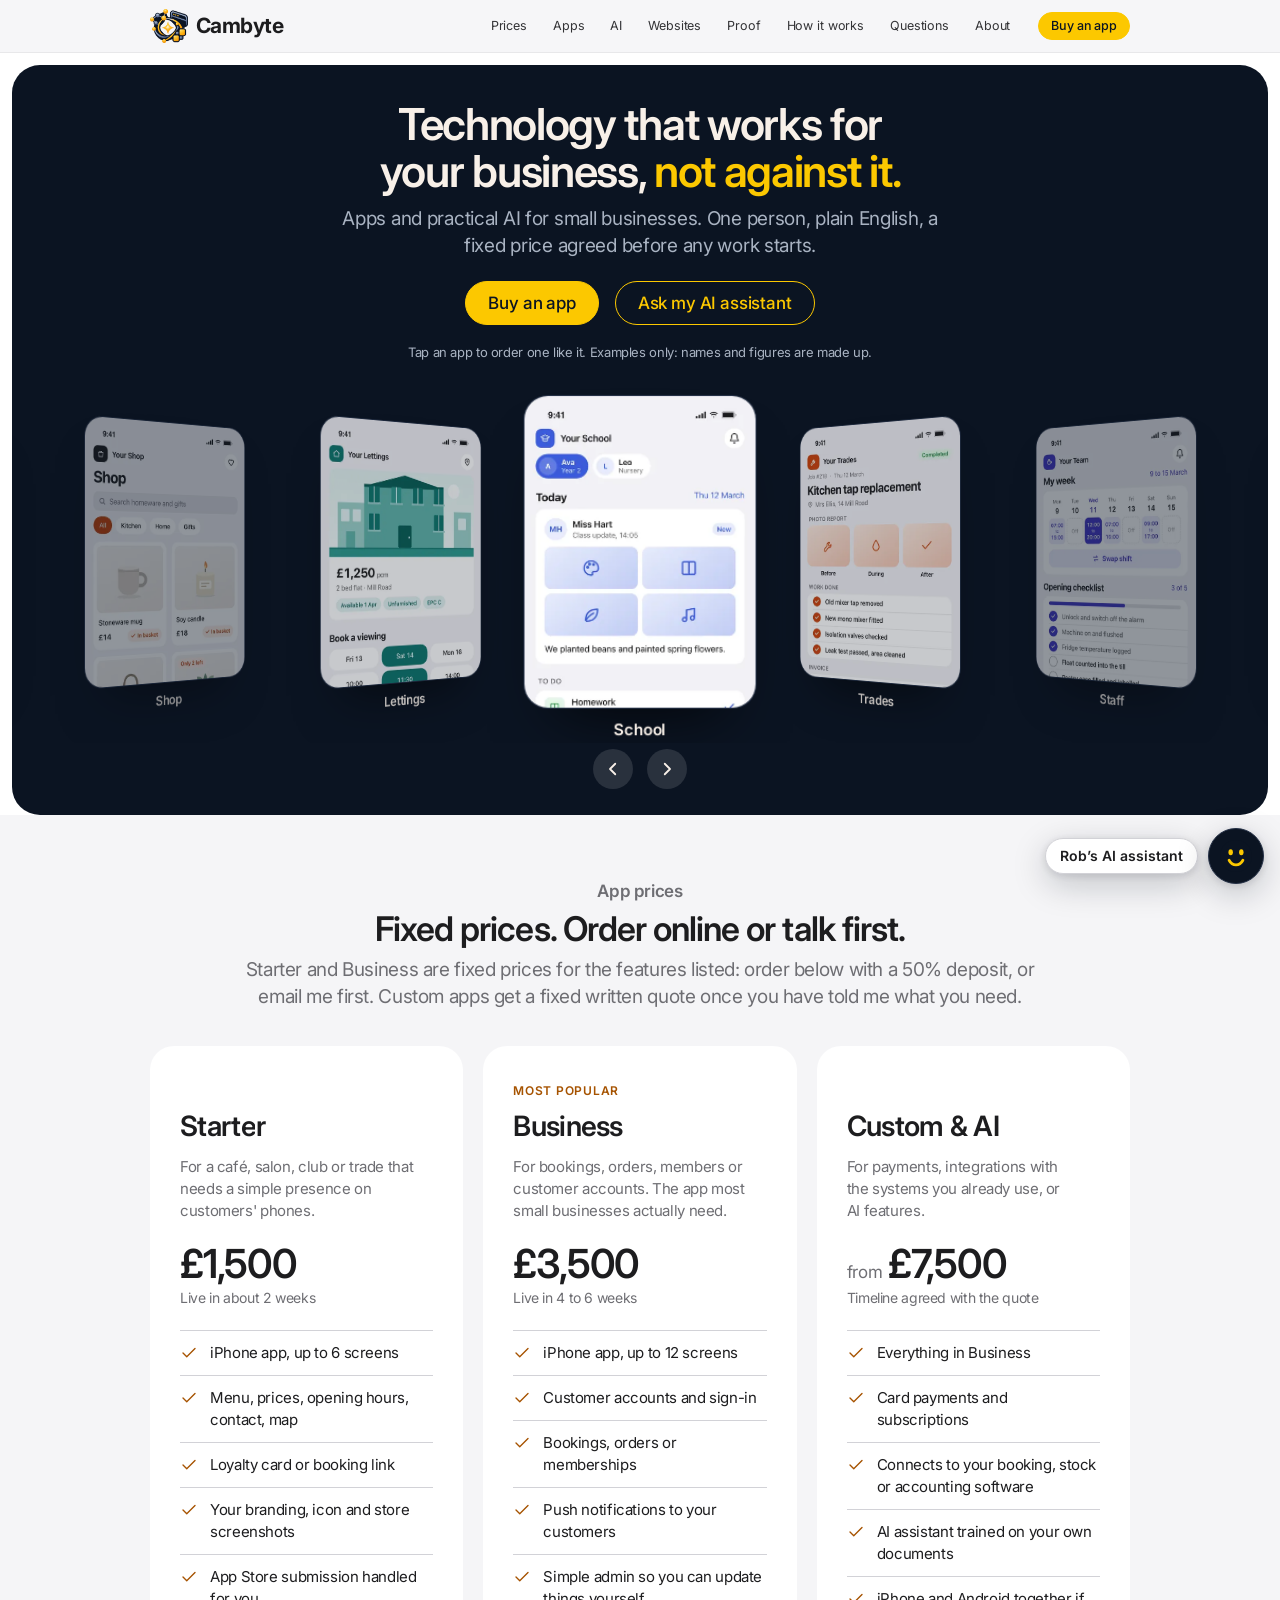
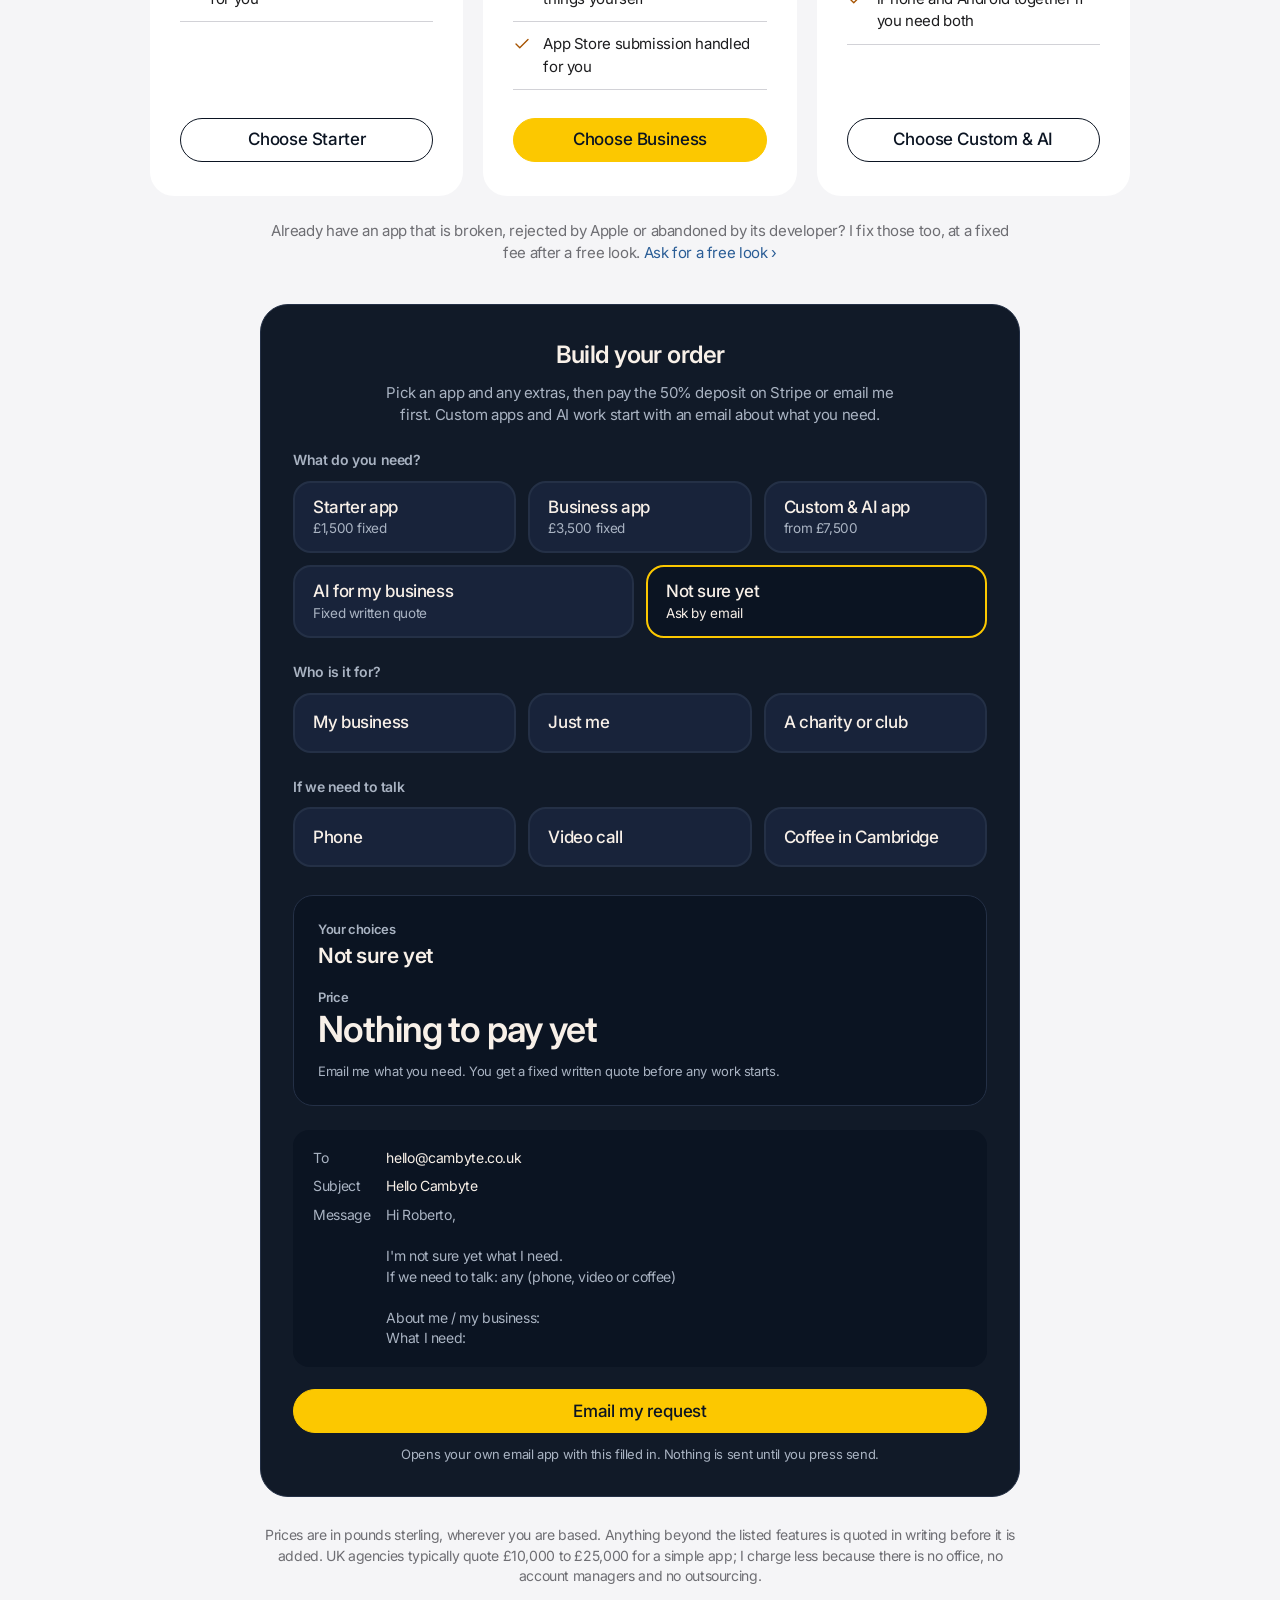
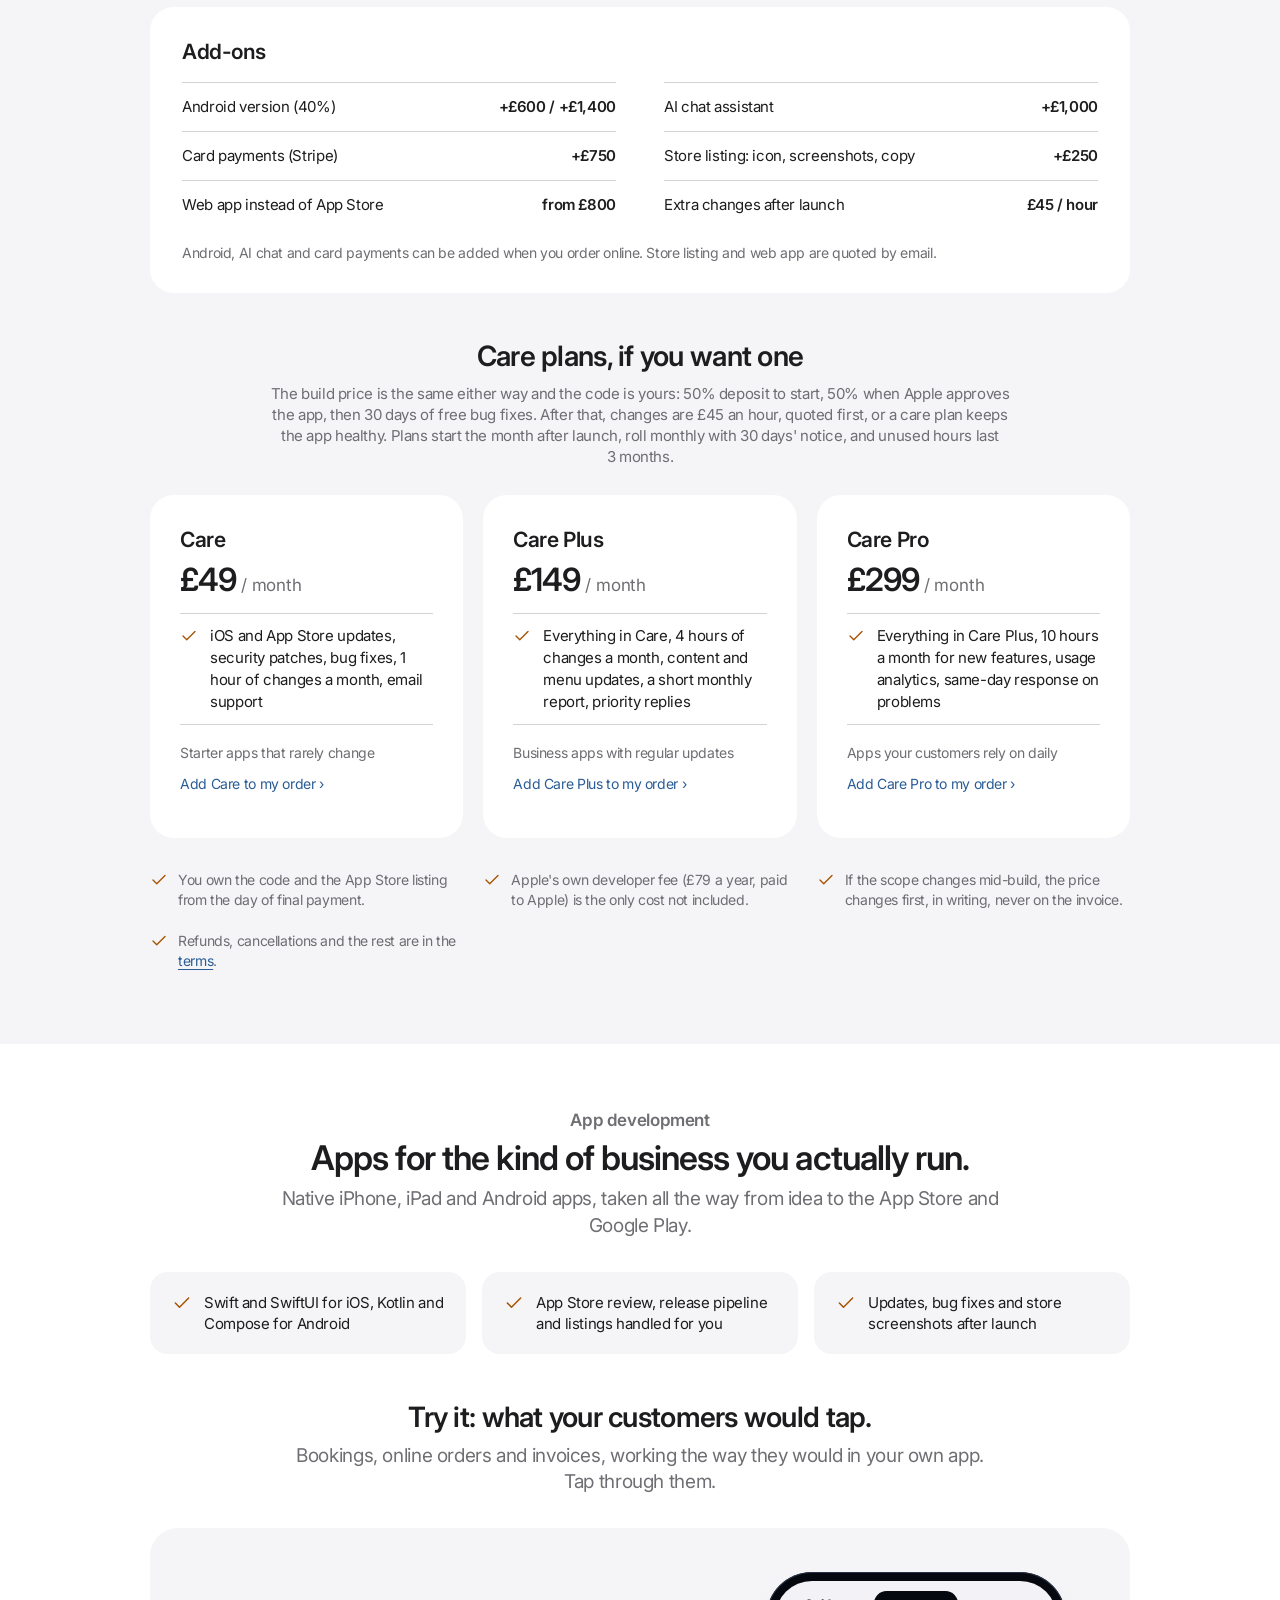
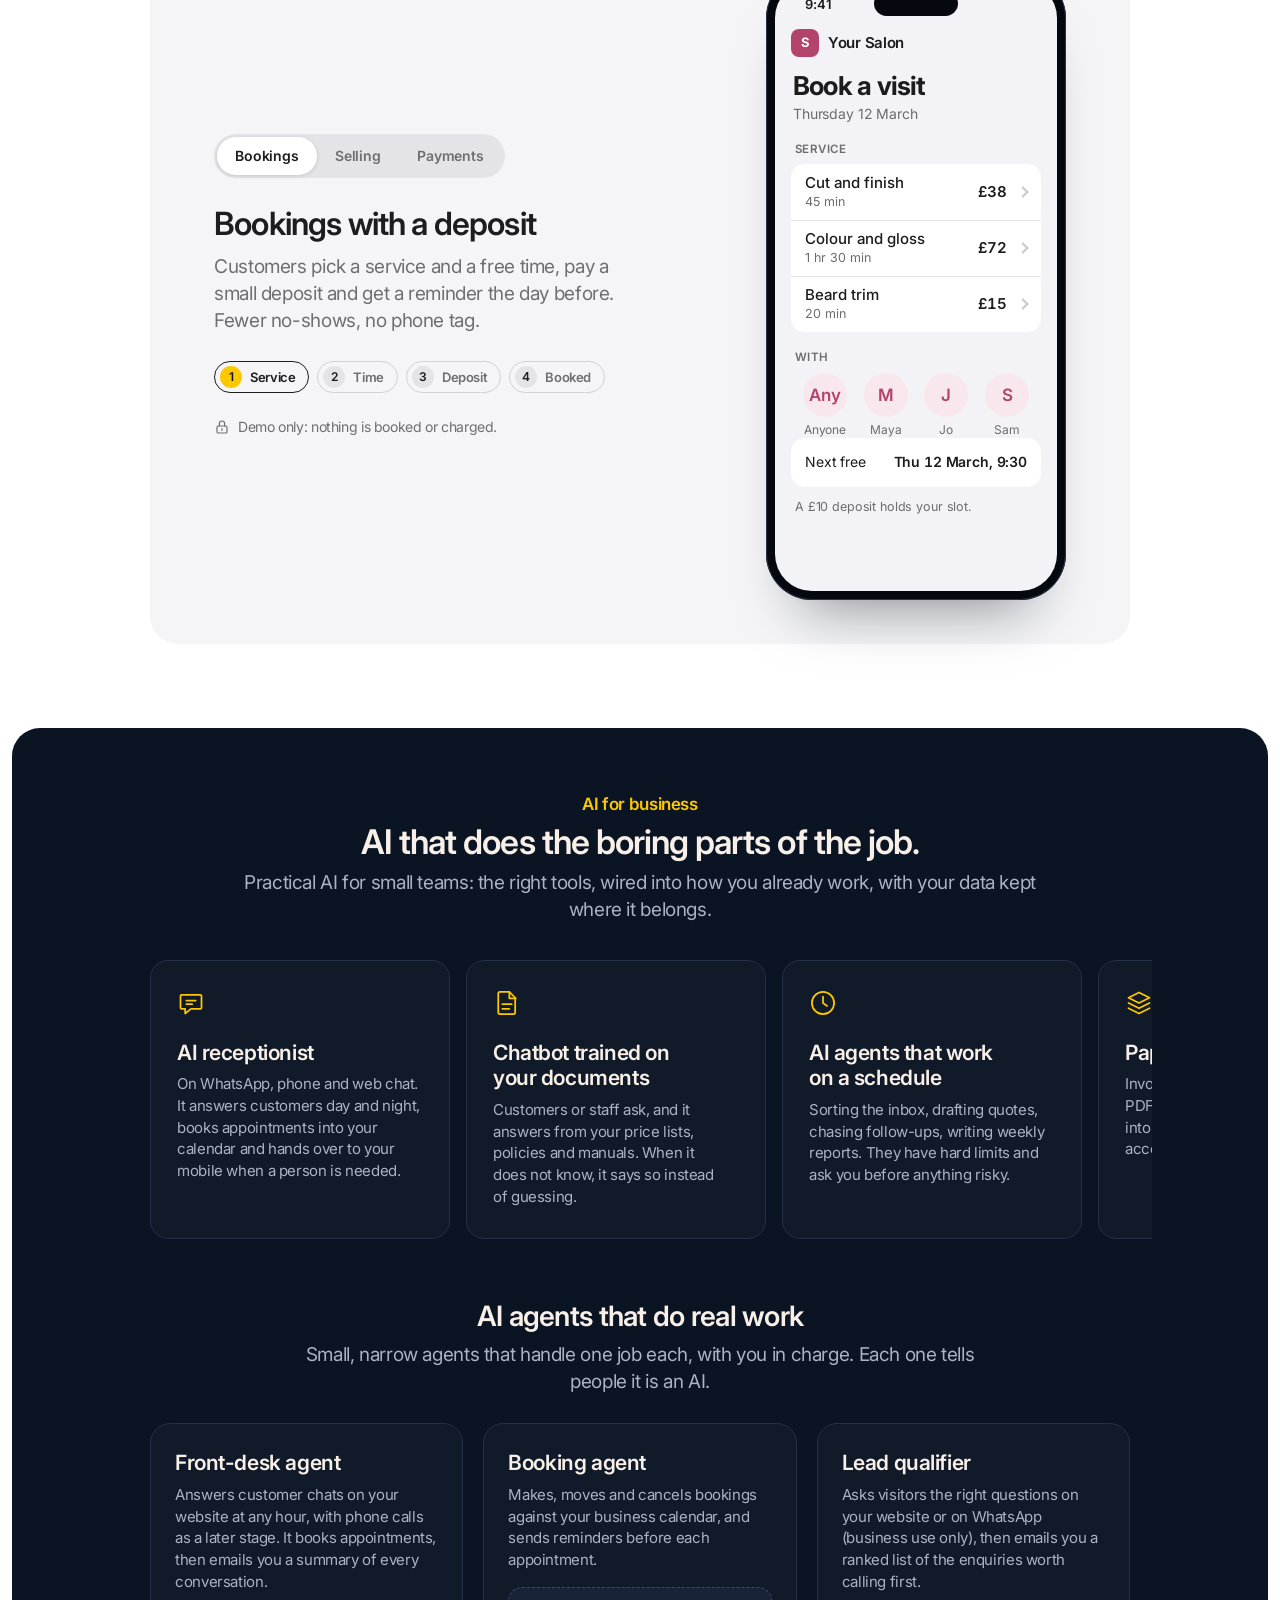
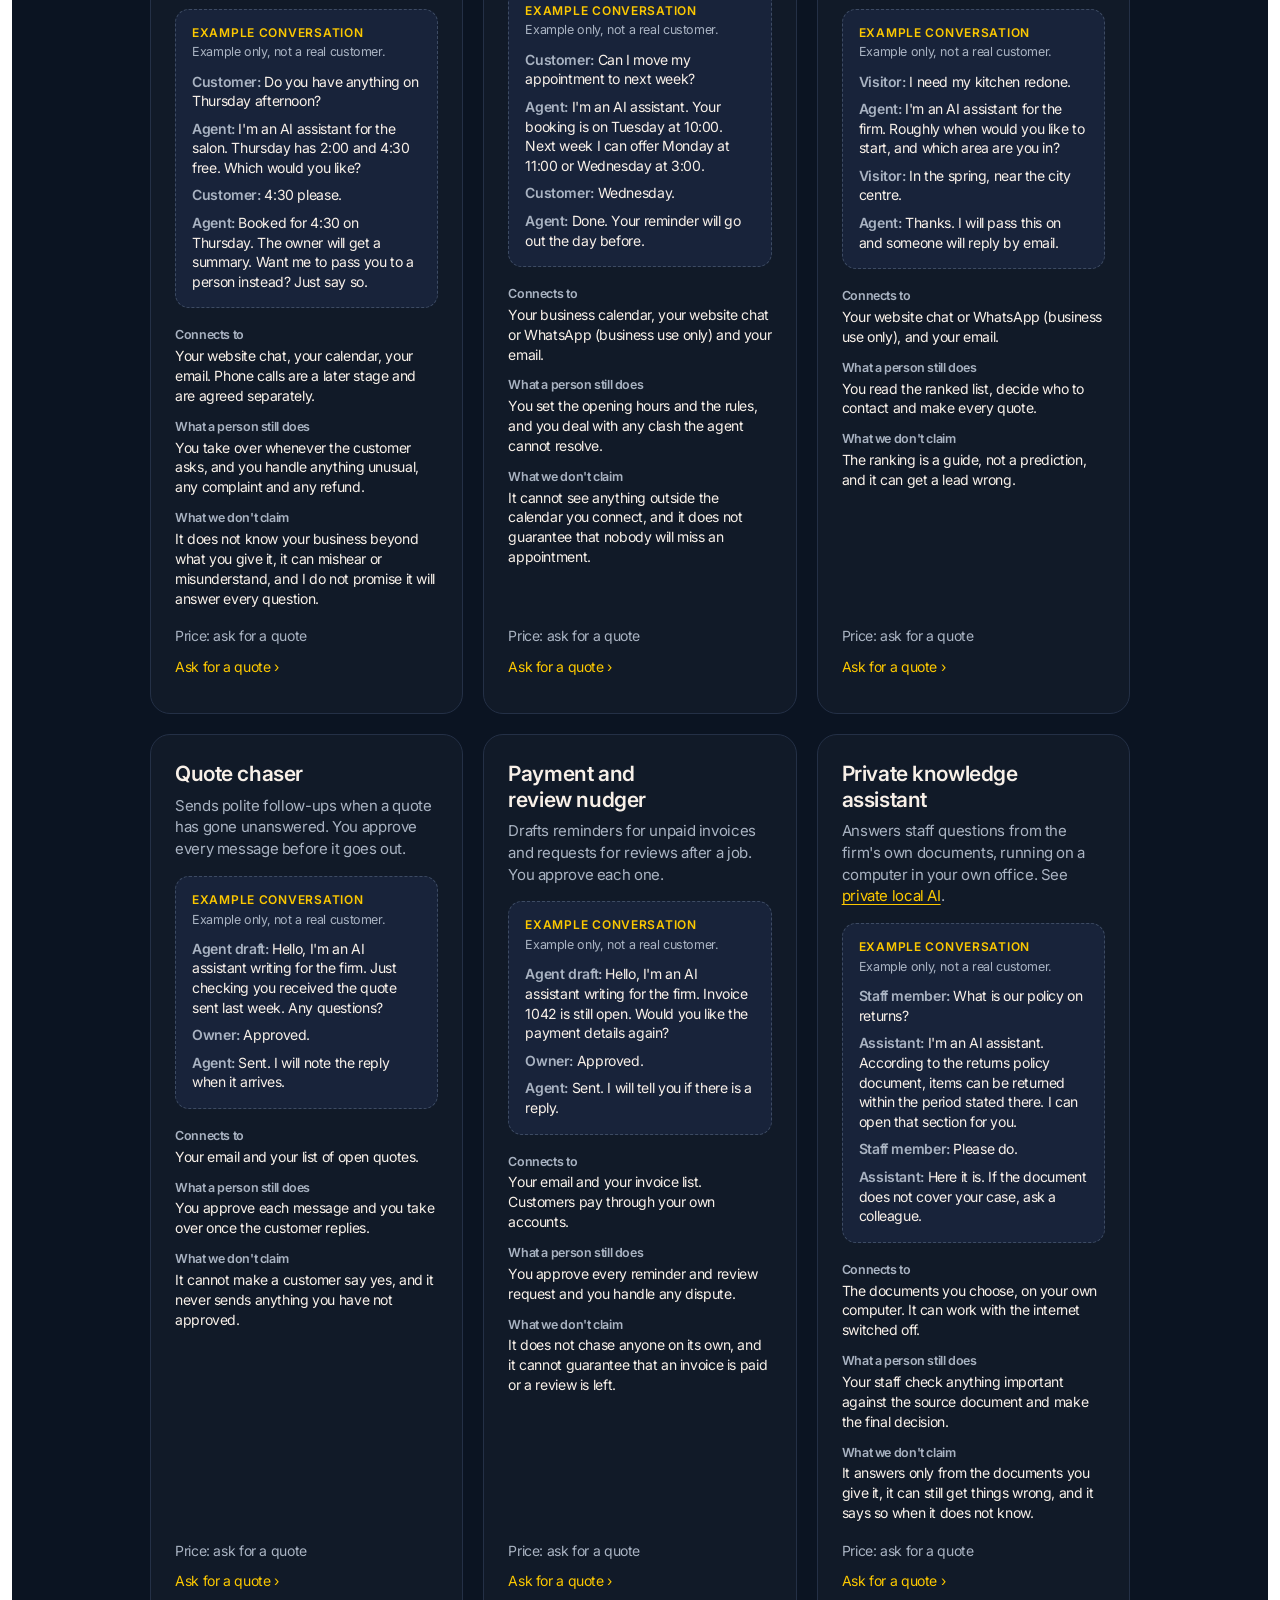
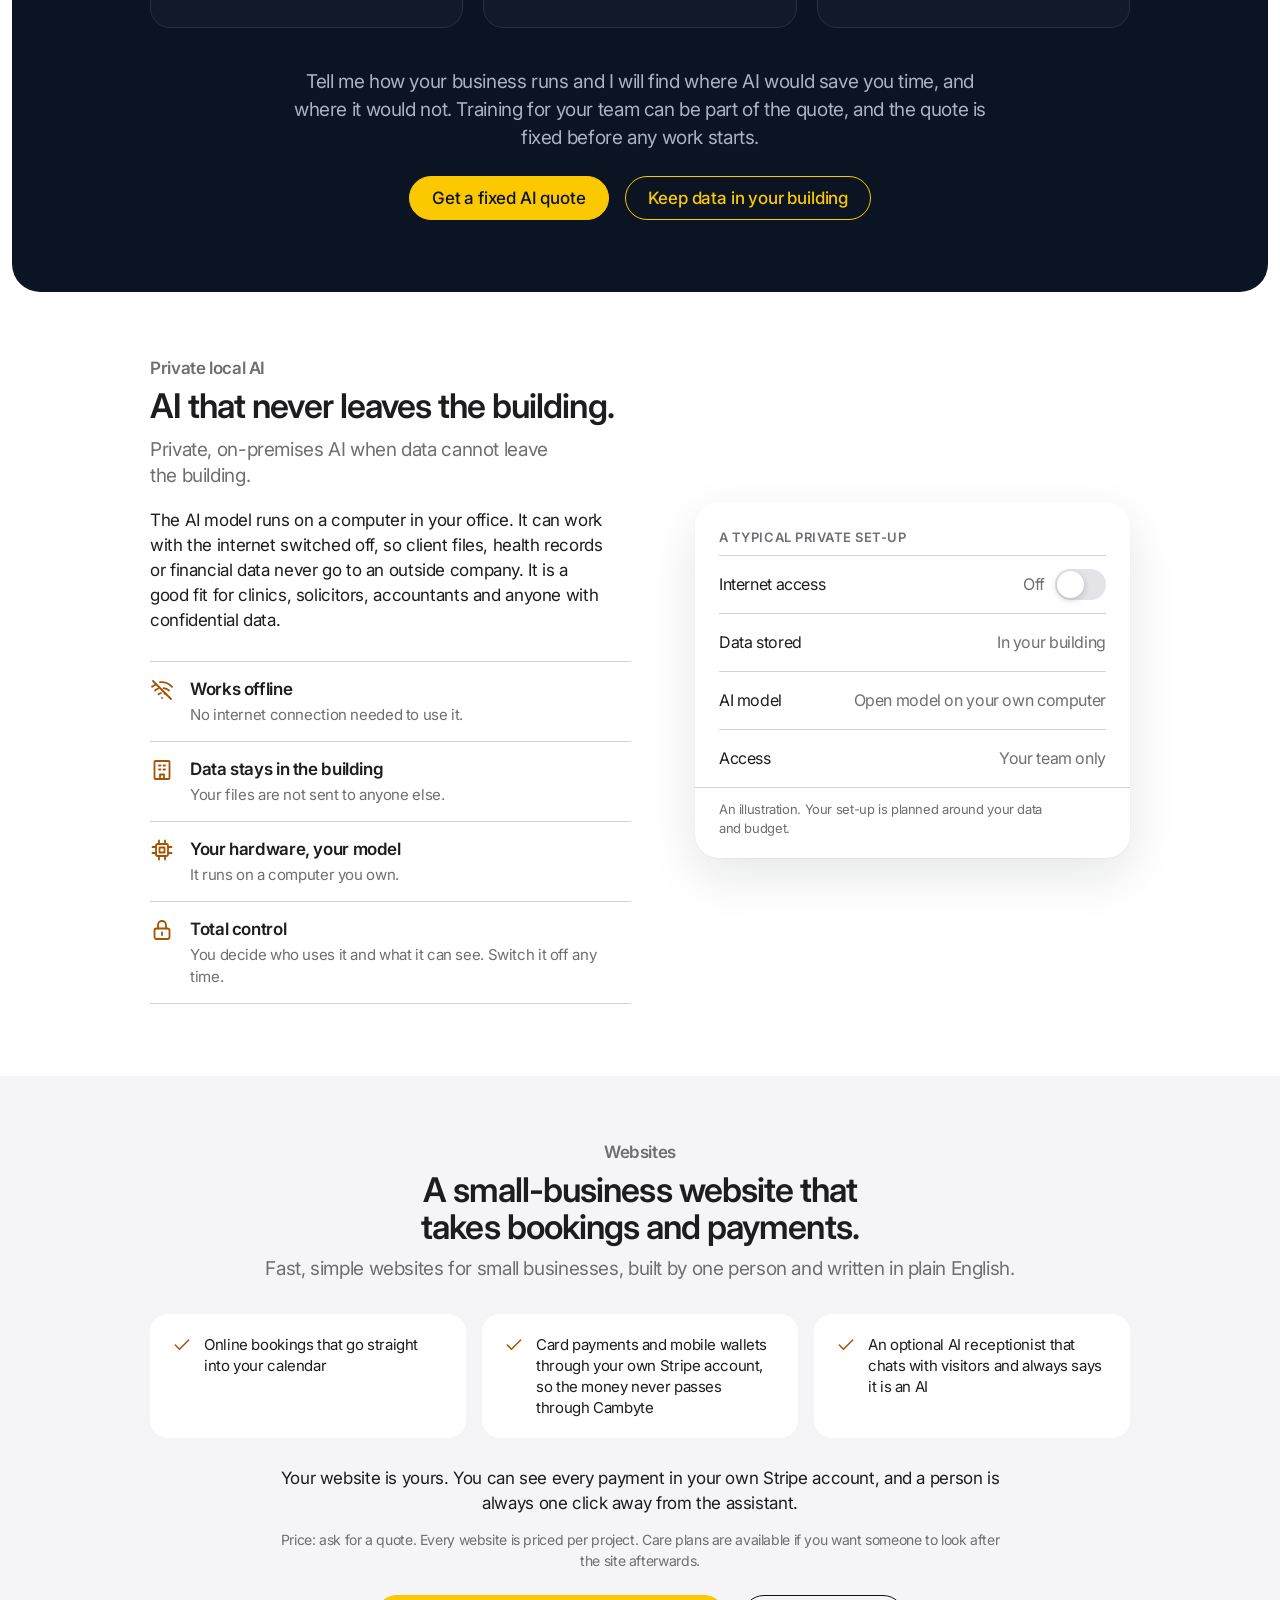
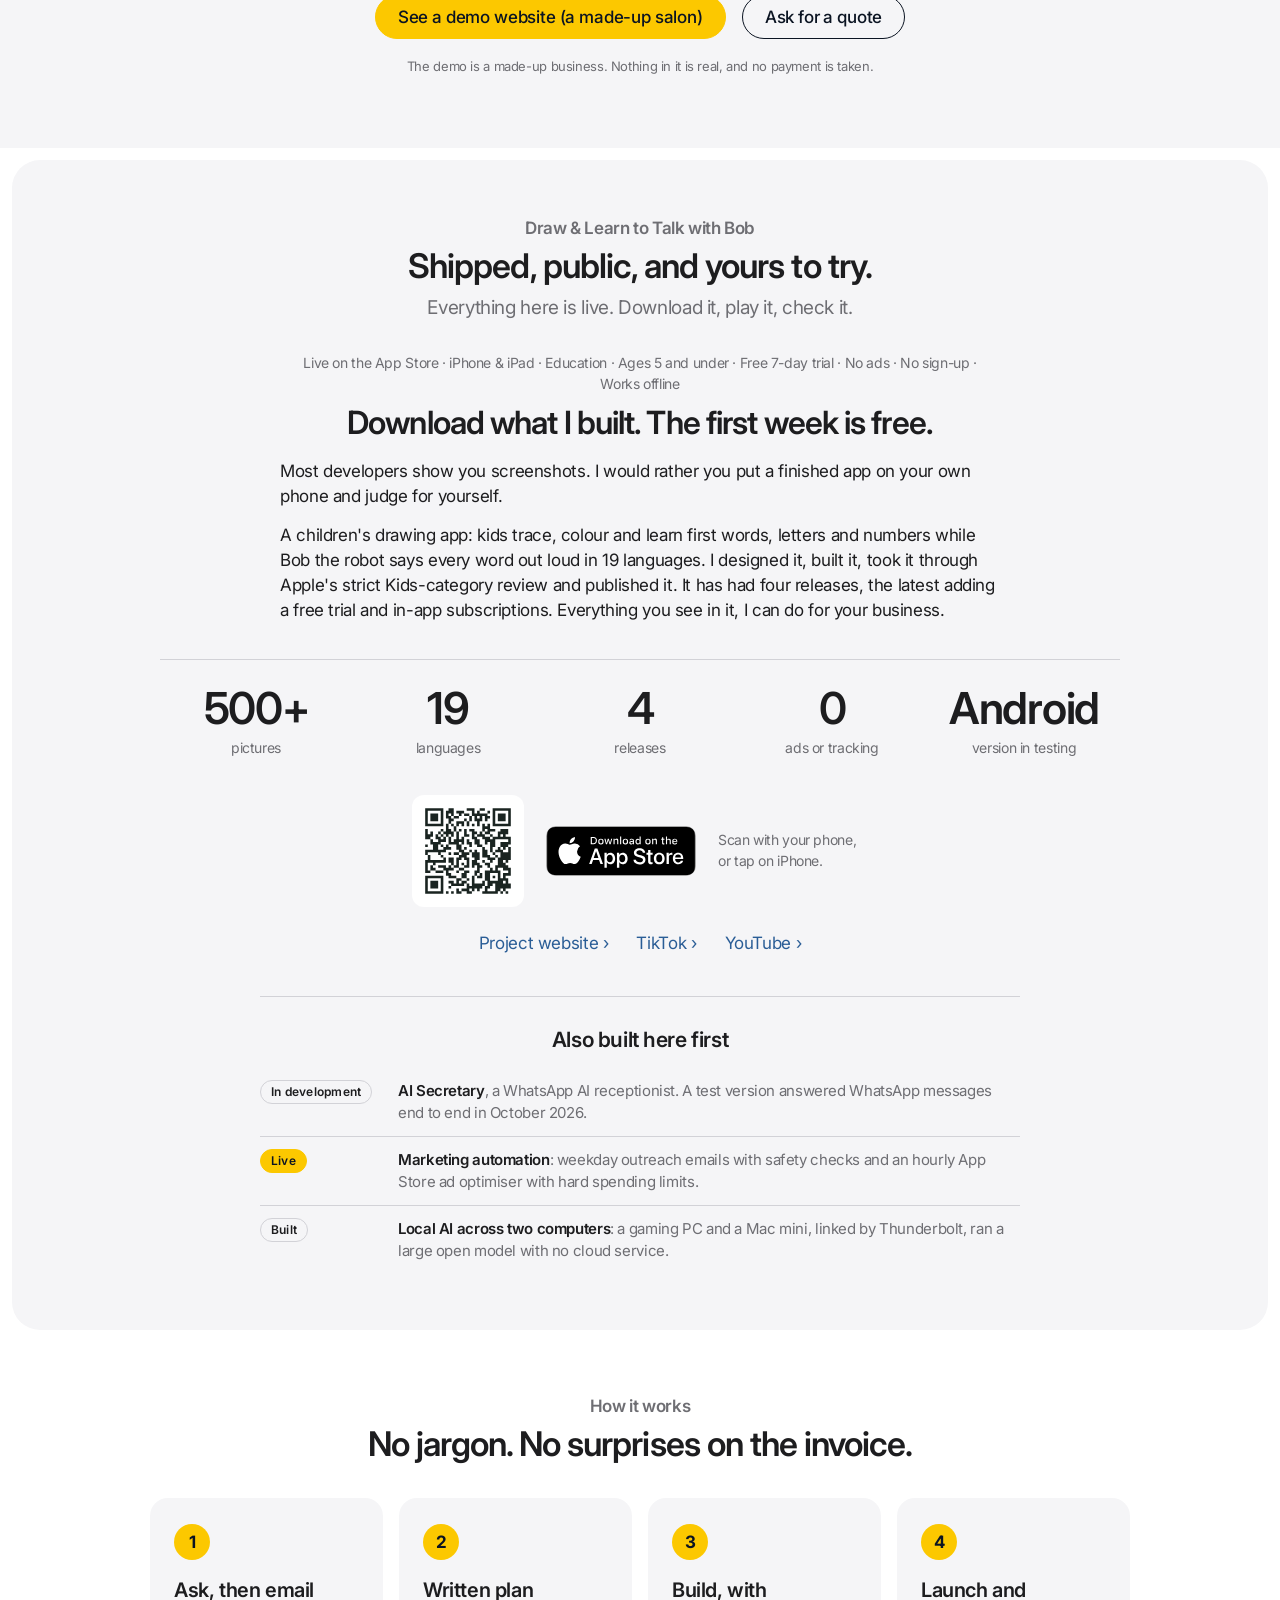
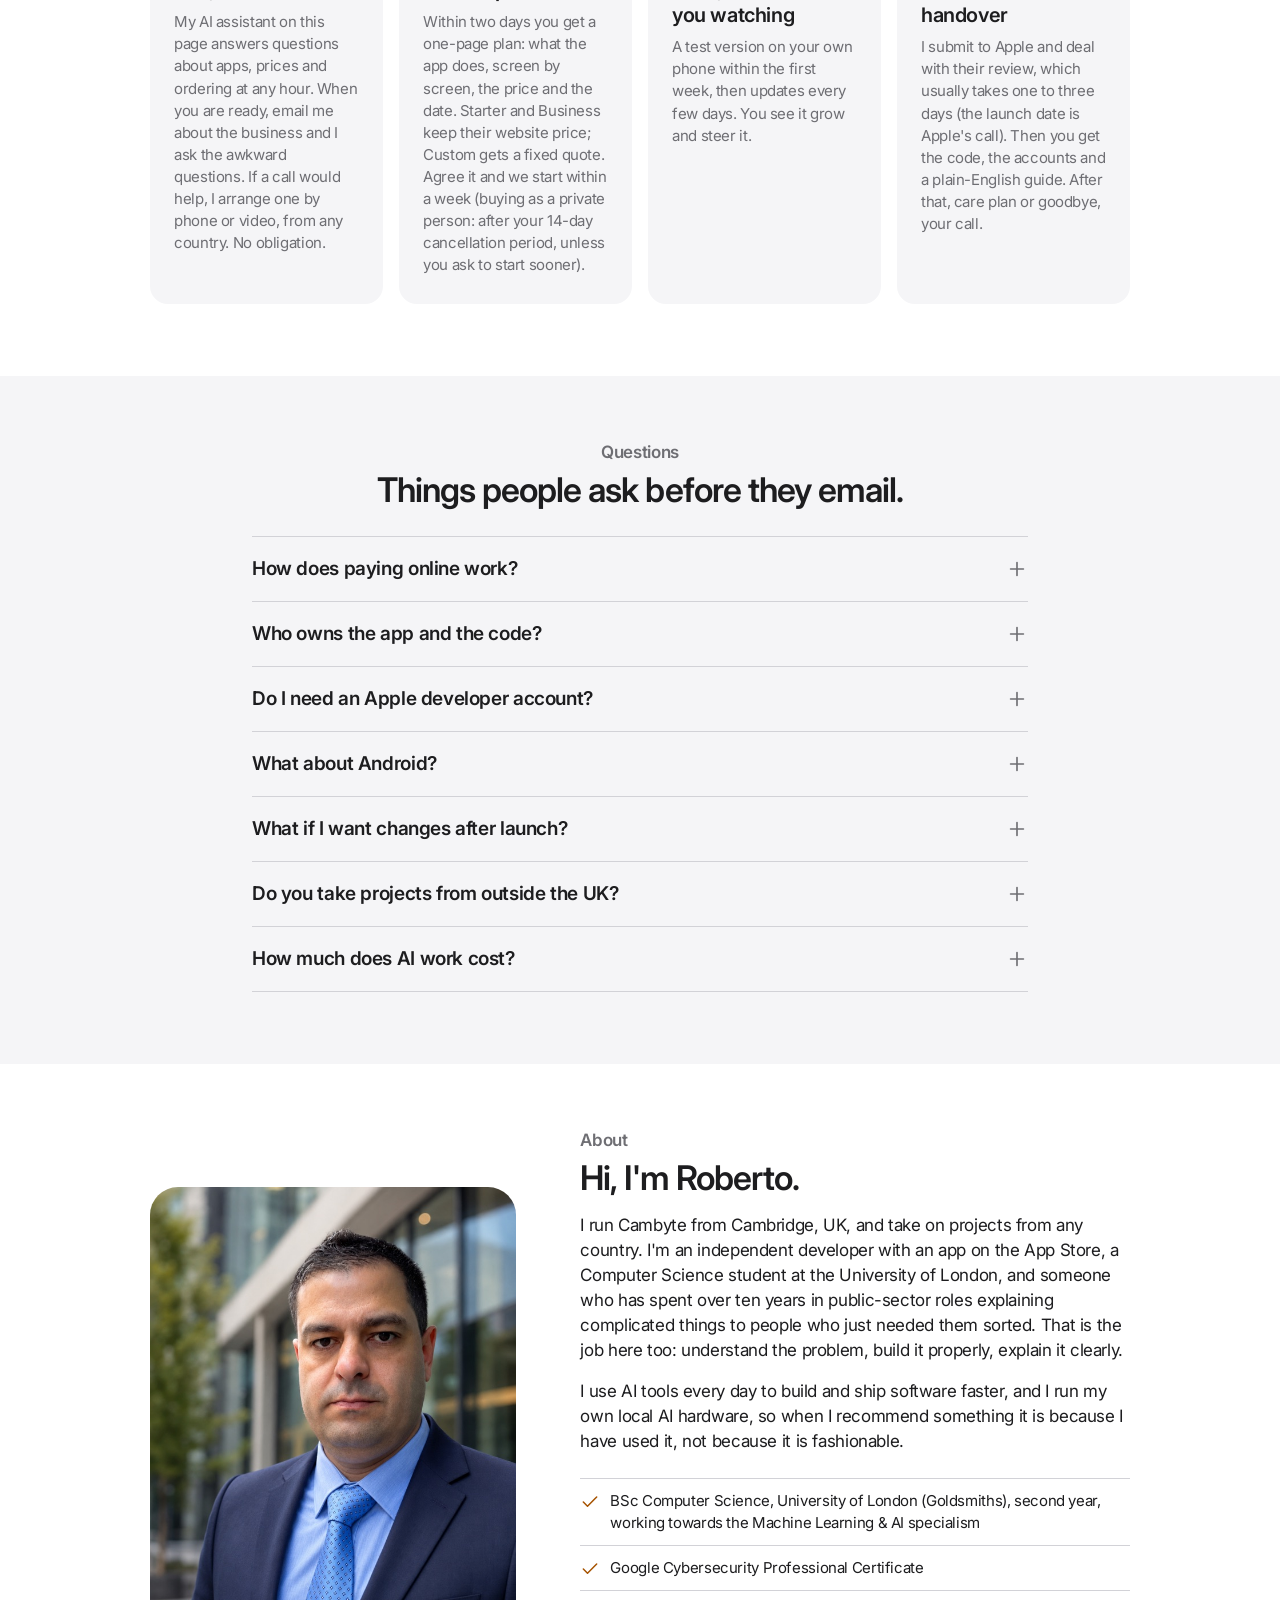
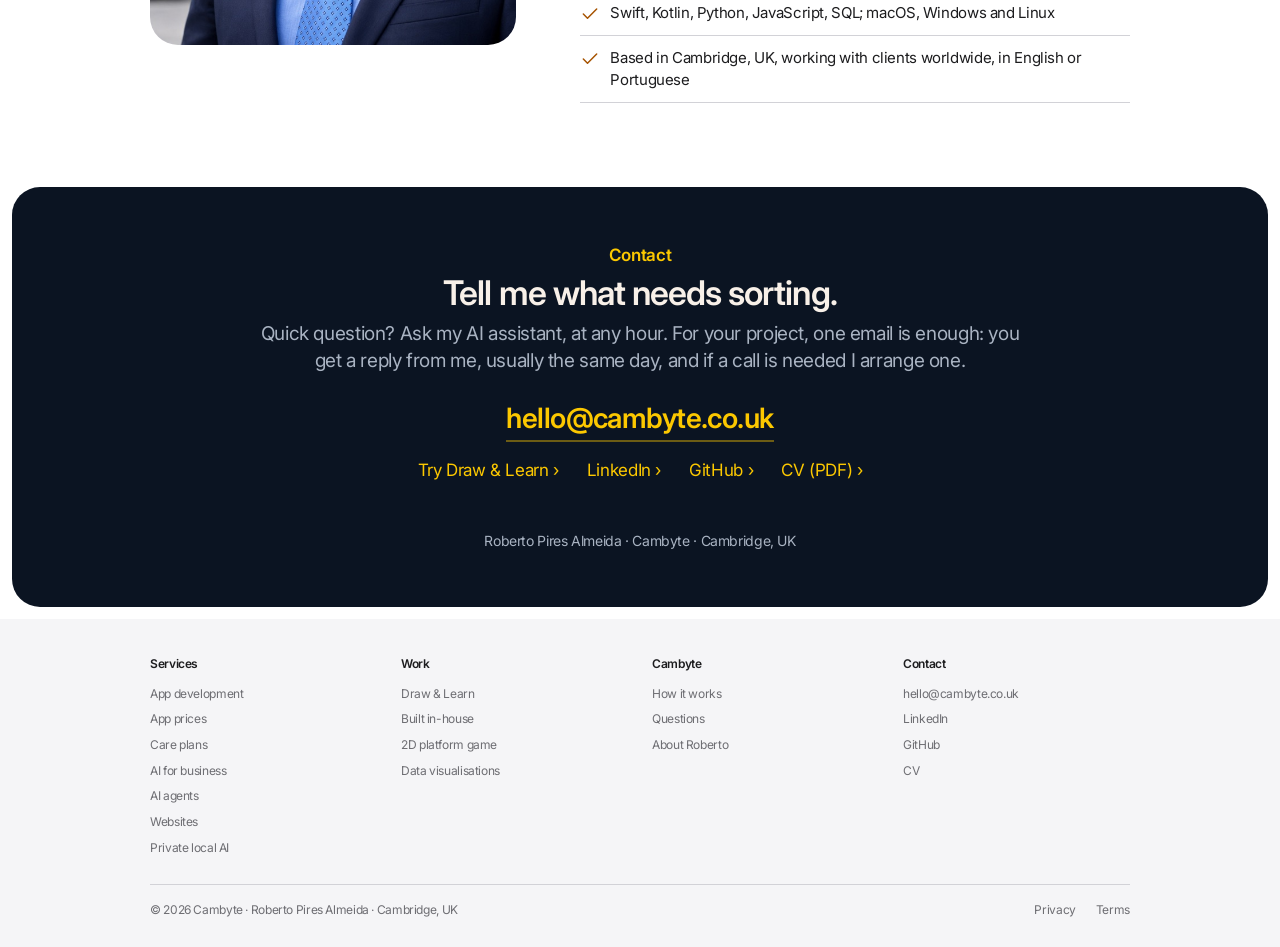
<file: apps/index.html>
<!DOCTYPE html>
<html lang="en-GB">
<head>
<meta charset="UTF-8">
<meta name="viewport" content="width=device-width, initial-scale=1">
<title>App prices — Cambyte</title>
<meta name="robots" content="noindex, nofollow">
<meta http-equiv="refresh" content="0; url=../#prices">
<link rel="canonical" href="../#prices">
<script>location.replace('../#prices')</script>
</head>
<body>
<p><a href="../#prices">App prices have moved to the main page</a></p>
</body>
</html>
</file>
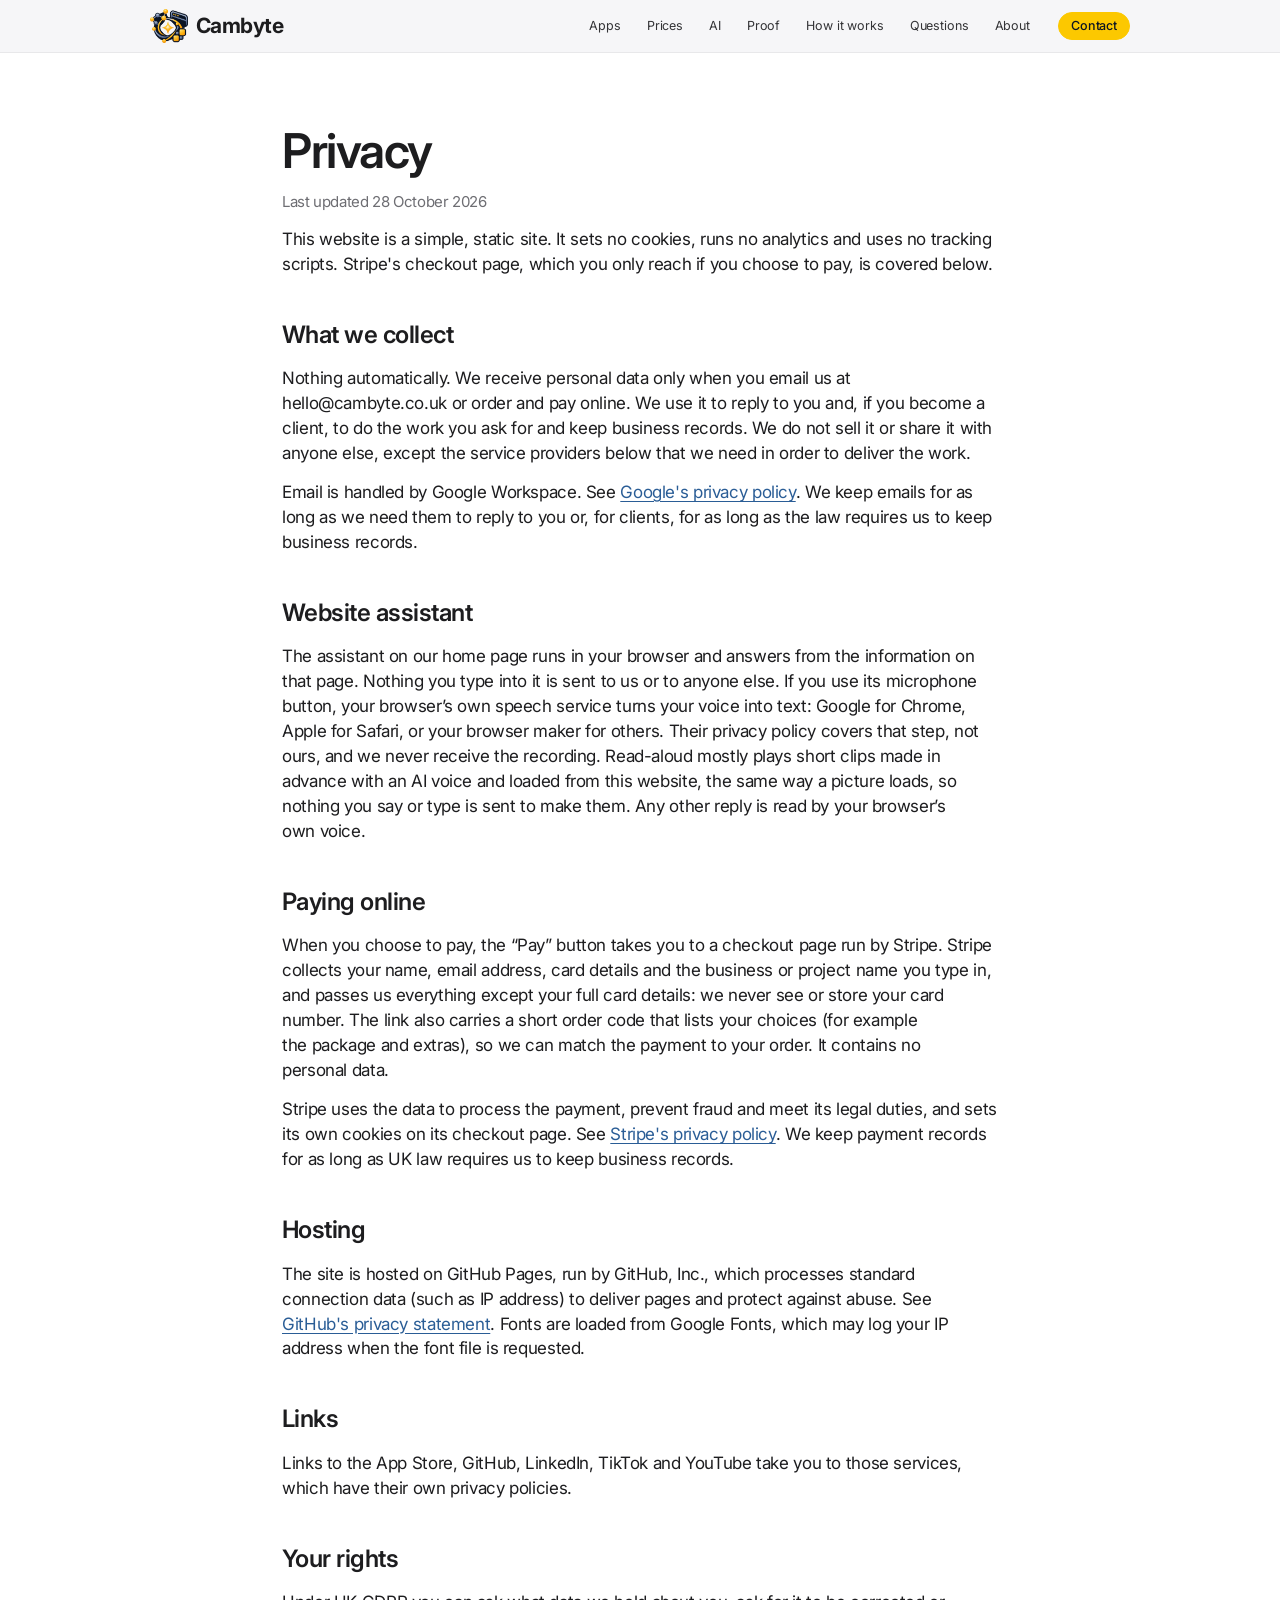
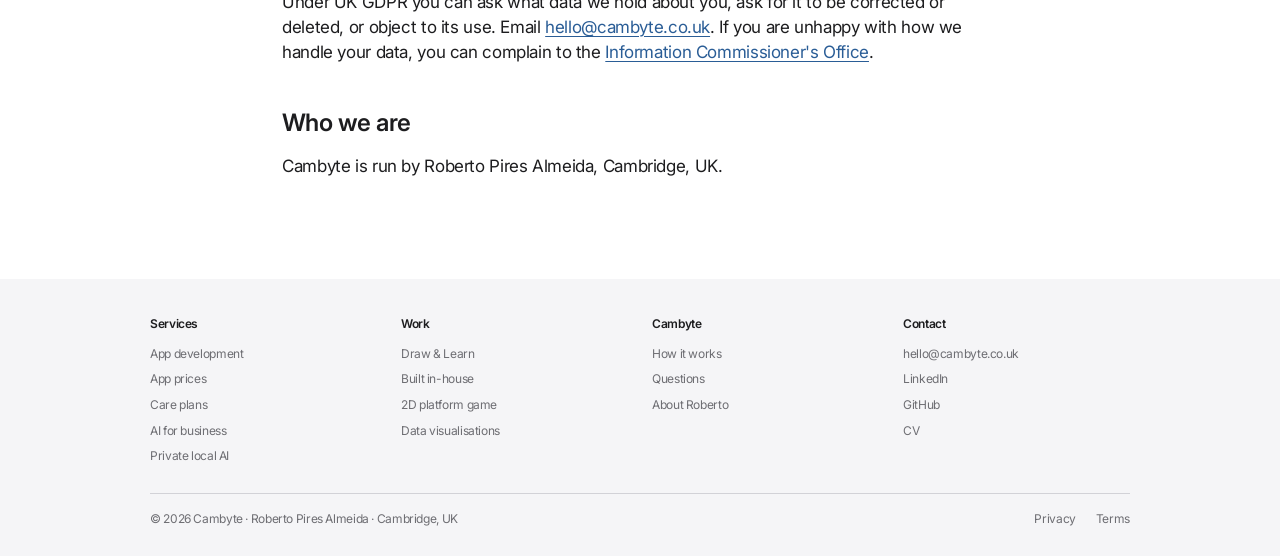
<file: privacy/index.html>
<!DOCTYPE html>
<html lang="en-GB">
<head>
<meta charset="UTF-8">
<meta name="viewport" content="width=device-width, initial-scale=1">
<title>Privacy — Cambyte</title>
<meta name="description" content="How cambyte.co.uk handles your data: no cookies, no analytics, no tracking. Payments are handled by Stripe.">
<meta name="theme-color" content="#F5F5F7" media="(prefers-color-scheme: light)">
<meta name="theme-color" content="#000000" media="(prefers-color-scheme: dark)">
<link rel="icon" href="../assets/img/favicon.png" type="image/png">
<link rel="apple-touch-icon" href="../assets/img/apple-touch-icon.png">
<link rel="preconnect" href="https://fonts.googleapis.com">
<link rel="preconnect" href="https://fonts.gstatic.com" crossorigin>
<link href="https://fonts.googleapis.com/css2?family=Inter:wght@400;500;600;700&display=swap" rel="stylesheet">
<link rel="stylesheet" href="../assets/style.css">
</head>
<body>
<svg class="sprite" aria-hidden="true" focusable="false">
  <symbol id="i-menu" viewBox="0 0 24 24"><path d="M4 8h16M4 16h16"/></symbol>
</svg>
<a class="skip" href="#main">Skip to content</a>
<header class="gnav">
  <nav id="nav" class="wrap gnav-in" aria-label="Main">
    <a class="logo" href="../" aria-label="Cambyte home"><img src="../assets/img/mark.png" width="38" height="34" alt=""><span>Cambyte</span></a>
    <ul id="nav-list" class="gnav-list">
      <li><a href="../#apps">Apps</a></li>
      <li><a href="../#prices">Prices</a></li>
      <li><a href="../#ai">AI</a></li>
      <li><a href="../#proof">Proof</a></li>
      <li><a href="../#how">How it works</a></li>
      <li><a href="../#questions">Questions</a></li>
      <li><a href="../#about">About</a></li>
    </ul>
    <a class="pill pill-sm" href="../#contact">Contact</a>
    <button class="menu-btn" type="button" aria-expanded="false" aria-controls="nav-list" aria-label="Menu"><svg class="ic" aria-hidden="true"><use href="#i-menu"/></svg></button>
  </nav>
</header>
<main id="main" class="doc"><article class="wrap doc-in">
  <h1>Privacy</h1>
  <p class="doc-meta">Last updated 28 October 2026</p>
  <p>This website is a simple, static site. It sets no cookies, runs no analytics and uses no tracking scripts. Stripe's checkout page, which you only reach if you choose to pay, is covered below.</p>
  <h2>What we collect</h2>
  <p>Nothing automatically. We receive personal data only when you email us at hello@cambyte.co.uk or order and pay online. We use it to reply to you and, if you become a client, to do the work you ask for and keep business records. We do not sell it or share it with anyone else, except the service providers below that we need in order to deliver the work.</p>
  <p>Email is handled by Google Workspace. See <a href="https://policies.google.com/privacy" rel="noopener">Google's privacy policy</a>. We keep emails for as long as we need them to reply to you or, for clients, for as long as the law requires us to keep business records.</p>
  <h2>Website assistant</h2>
  <p>The assistant on our home page runs in your browser and answers from the information on that page. Nothing you type into it is sent to us or to anyone else. If you use its microphone button, your browser’s own speech service turns your voice into text: Google for Chrome, Apple for Safari, or your browser maker for others. Their privacy policy covers that step, not ours, and we never receive the recording. Read-aloud mostly plays short clips made in advance with an AI voice and loaded from this website, the same way a picture loads, so nothing you say or type is sent to make them. Any other reply is read by your browser’s own voice.</p>
  <h2>Paying online</h2>
  <p>When you choose to pay, the “Pay” button takes you to a checkout page run by Stripe. Stripe collects your name, email address, card details and the business or project name you type in, and passes us everything except your full card details: we never see or store your card number. The link also carries a short order code that lists your choices (for example the package and extras), so we can match the payment to your order. It contains no personal data.</p>
  <p>Stripe uses the data to process the payment, prevent fraud and meet its legal duties, and sets its own cookies on its checkout page. See <a href="https://stripe.com/privacy" rel="noopener">Stripe's privacy policy</a>. We keep payment records for as long as UK law requires us to keep business records.</p>
  <h2>Hosting</h2>
  <p>The site is hosted on GitHub Pages, run by GitHub, Inc., which processes standard connection data (such as IP address) to deliver pages and protect against abuse. See <a href="https://docs.github.com/en/site-policy/privacy-policies/github-general-privacy-statement" rel="noopener">GitHub's privacy statement</a>. Fonts are loaded from Google Fonts, which may log your IP address when the font file is requested.</p>
  <h2>Links</h2>
  <p>Links to the App Store, GitHub, LinkedIn, TikTok and YouTube take you to those services, which have their own privacy policies.</p>
  <h2>Your rights</h2>
  <p>Under UK GDPR you can ask what data we hold about you, ask for it to be corrected or deleted, or object to its use. Email <a href="mailto:hello@cambyte.co.uk">hello@cambyte.co.uk</a>. If you are unhappy with how we handle your data, you can complain to the <a href="https://ico.org.uk/make-a-complaint/" rel="noopener">Information Commissioner's Office</a>.</p>
  <h2>Who we are</h2>
  <p>Cambyte is run by Roberto Pires Almeida, Cambridge, UK.</p>
</article></main>
<footer class="foot">
  <div class="wrap">
    <nav class="foot-dir" aria-label="Site">
      <div><h2>Services</h2><ul><li><a href="../#apps">App development</a></li><li><a href="../#prices">App prices</a></li><li><a href="../#care">Care plans</a></li><li><a href="../#ai">AI for business</a></li><li><a href="../#private">Private local AI</a></li></ul></div>
      <div><h2>Work</h2><ul><li><a href="../#proof">Draw &amp; Learn</a></li><li><a href="../#built">Built in-house</a></li><li><a href="https://synckser.github.io/game-final/" rel="noopener">2D platform game</a></li><li><a href="https://synckser.github.io/data-vis/" rel="noopener">Data visualisations</a></li></ul></div>
      <div><h2>Cambyte</h2><ul><li><a href="../#how">How it works</a></li><li><a href="../#questions">Questions</a></li><li><a href="../#about">About Roberto</a></li></ul></div>
      <div><h2>Contact</h2><ul><li><a href="mailto:hello@cambyte.co.uk">hello@cambyte.co.uk</a></li><li><a href="https://www.linkedin.com/in/roberto-pires-03986415a/" rel="noopener">LinkedIn</a></li><li><a href="https://github.com/synckser" rel="noopener">GitHub</a></li><li><a href="../assets/Roberto-Pires-Almeida-CV.pdf">CV</a></li></ul></div>
    </nav>
    <div class="foot-legal">
      <p>© 2026 Cambyte · Roberto Pires Almeida · Cambridge, UK</p>
      <ul><li><a href="./">Privacy</a></li><li><a href="../terms/">Terms</a></li></ul>
    </div>
  </div>
</footer>
<script src="../assets/site.js" defer></script>
</body>
</html>
</file>
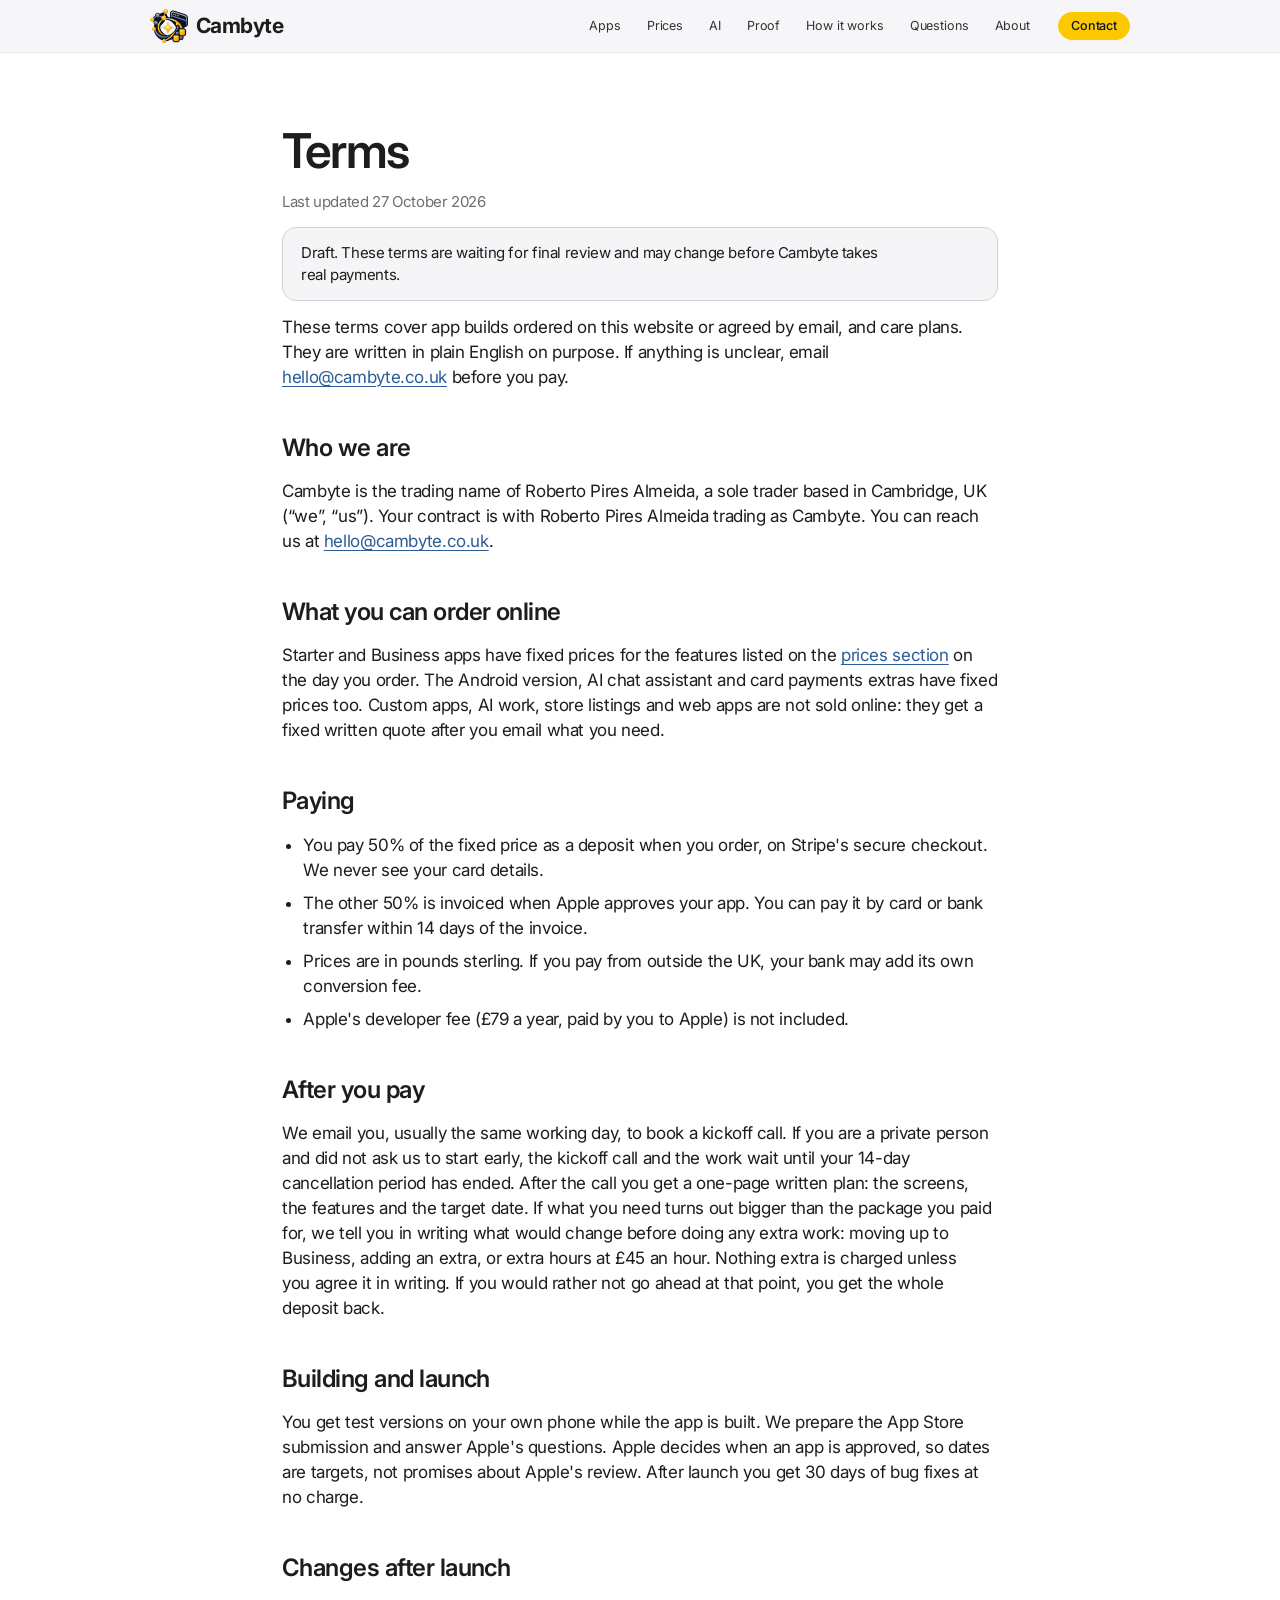
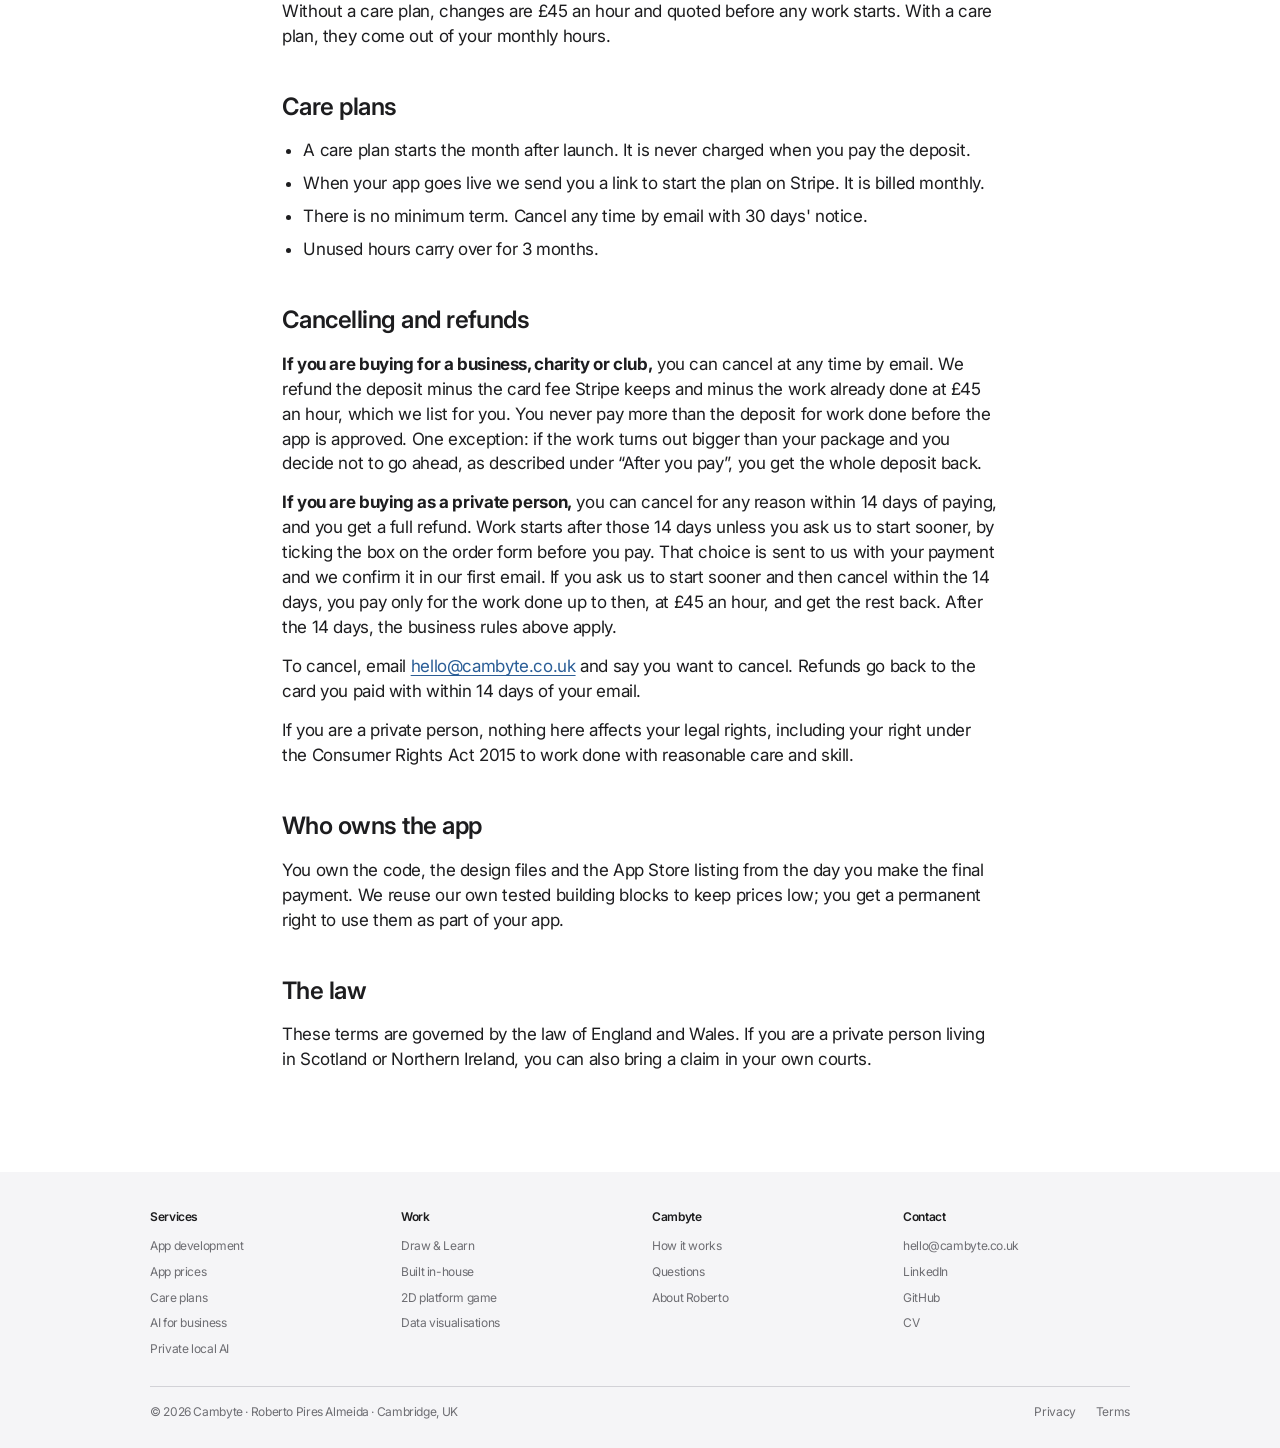
<file: terms/index.html>
<!DOCTYPE html>
<html lang="en-GB">
<head>
<meta charset="UTF-8">
<meta name="viewport" content="width=device-width, initial-scale=1">
<title>Terms — Cambyte</title>
<meta name="description" content="Terms for Cambyte app builds and care plans: fixed prices, the 50% deposit, refunds and cancelling.">
<meta name="theme-color" content="#F5F5F7" media="(prefers-color-scheme: light)">
<meta name="theme-color" content="#000000" media="(prefers-color-scheme: dark)">
<link rel="icon" href="../assets/img/favicon.png" type="image/png">
<link rel="apple-touch-icon" href="../assets/img/apple-touch-icon.png">
<link rel="preconnect" href="https://fonts.googleapis.com">
<link rel="preconnect" href="https://fonts.gstatic.com" crossorigin>
<link href="https://fonts.googleapis.com/css2?family=Inter:wght@400;500;600;700&display=swap" rel="stylesheet">
<link rel="stylesheet" href="../assets/style.css">
</head>
<body>
<svg class="sprite" aria-hidden="true" focusable="false">
  <symbol id="i-menu" viewBox="0 0 24 24"><path d="M4 8h16M4 16h16"/></symbol>
</svg>
<a class="skip" href="#main">Skip to content</a>
<header class="gnav">
  <nav id="nav" class="wrap gnav-in" aria-label="Main">
    <a class="logo" href="../" aria-label="Cambyte home"><img src="../assets/img/mark.png" width="38" height="34" alt=""><span>Cambyte</span></a>
    <ul id="nav-list" class="gnav-list">
      <li><a href="../#apps">Apps</a></li>
      <li><a href="../#prices">Prices</a></li>
      <li><a href="../#ai">AI</a></li>
      <li><a href="../#proof">Proof</a></li>
      <li><a href="../#how">How it works</a></li>
      <li><a href="../#questions">Questions</a></li>
      <li><a href="../#about">About</a></li>
    </ul>
    <a class="pill pill-sm" href="../#contact">Contact</a>
    <button class="menu-btn" type="button" aria-expanded="false" aria-controls="nav-list" aria-label="Menu"><svg class="ic" aria-hidden="true"><use href="#i-menu"/></svg></button>
  </nav>
</header>
<main id="main" class="doc"><article class="wrap doc-in">
  <h1>Terms</h1>
  <p class="doc-meta">Last updated 27 October 2026</p>
  <p class="doc-note">Draft. These terms are waiting for final review and may change before Cambyte takes real payments.</p>
  <p>These terms cover app builds ordered on this website or agreed by email, and care plans. They are written in plain English on purpose. If anything is unclear, email <a href="mailto:hello@cambyte.co.uk">hello@cambyte.co.uk</a> before you pay.</p>

  <h2>Who we are</h2>
  <p>Cambyte is the trading name of Roberto Pires Almeida, a sole trader based in Cambridge, UK (“we”, “us”). Your contract is with Roberto Pires Almeida trading as Cambyte. You can reach us at <a href="mailto:hello@cambyte.co.uk">hello@cambyte.co.uk</a>.</p>

  <h2>What you can order online</h2>
  <p>Starter and Business apps have fixed prices for the features listed on the <a href="../#prices">prices section</a> on the day you order. The Android version, AI chat assistant and card payments extras have fixed prices too. Custom apps, AI work, store listings and web apps are not sold online: they get a fixed written quote after you email what you need.</p>

  <h2>Paying</h2>
  <ul>
   <li>You pay 50% of the fixed price as a deposit when you order, on Stripe's secure checkout. We never see your card details.</li>
   <li>The other 50% is invoiced when Apple approves your app. You can pay it by card or bank transfer within 14 days of the invoice.</li>
   <li>Prices are in pounds sterling. If you pay from outside the UK, your bank may add its own conversion fee.</li>
   <li>Apple's developer fee (£79 a year, paid by you to Apple) is not included.</li>
  </ul>

  <h2>After you pay</h2>
  <p>We email you, usually the same working day, to book a kickoff call. If you are a private person and did not ask us to start early, the kickoff call and the work wait until your 14-day cancellation period has ended. After the call you get a one-page written plan: the screens, the features and the target date. If what you need turns out bigger than the package you paid for, we tell you in writing what would change before doing any extra work: moving up to Business, adding an extra, or extra hours at £45 an hour. Nothing extra is charged unless you agree it in writing. If you would rather not go ahead at that point, you get the whole deposit back.</p>

  <h2>Building and launch</h2>
  <p>You get test versions on your own phone while the app is built. We prepare the App Store submission and answer Apple's questions. Apple decides when an app is approved, so dates are targets, not promises about Apple's review. After launch you get 30 days of bug fixes at no charge.</p>

  <h2>Changes after launch</h2>
  <p>Without a care plan, changes are £45 an hour and quoted before any work starts. With a care plan, they come out of your monthly hours.</p>

  <h2>Care plans</h2>
  <ul>
   <li>A care plan starts the month after launch. It is never charged when you pay the deposit.</li>
   <li>When your app goes live we send you a link to start the plan on Stripe. It is billed monthly.</li>
   <li>There is no minimum term. Cancel any time by email with 30 days' notice.</li>
   <li>Unused hours carry over for 3 months.</li>
  </ul>

  <h2>Cancelling and refunds</h2>
  <p><strong>If you are buying for a business, charity or club,</strong> you can cancel at any time by email. We refund the deposit minus the card fee Stripe keeps and minus the work already done at £45 an hour, which we list for you. You never pay more than the deposit for work done before the app is approved. One exception: if the work turns out bigger than your package and you decide not to go ahead, as described under “After you pay”, you get the whole deposit back.</p>
  <p><strong>If you are buying as a private person,</strong> you can cancel for any reason within 14 days of paying, and you get a full refund. Work starts after those 14 days unless you ask us to start sooner, by ticking the box on the order form before you pay. That choice is sent to us with your payment and we confirm it in our first email. If you ask us to start sooner and then cancel within the 14 days, you pay only for the work done up to then, at £45 an hour, and get the rest back. After the 14 days, the business rules above apply.</p>
  <p>To cancel, email <a href="mailto:hello@cambyte.co.uk">hello@cambyte.co.uk</a> and say you want to cancel. Refunds go back to the card you paid with within 14 days of your email.</p>
  <p>If you are a private person, nothing here affects your legal rights, including your right under the Consumer Rights Act 2015 to work done with reasonable care and skill.</p>

  <h2>Who owns the app</h2>
  <p>You own the code, the design files and the App Store listing from the day you make the final payment. We reuse our own tested building blocks to keep prices low; you get a permanent right to use them as part of your app.</p>

  <h2>The law</h2>
  <p>These terms are governed by the law of England and Wales. If you are a private person living in Scotland or Northern Ireland, you can also bring a claim in your own courts.</p>
</article></main>
<footer class="foot">
  <div class="wrap">
    <nav class="foot-dir" aria-label="Site">
      <div><h2>Services</h2><ul><li><a href="../#apps">App development</a></li><li><a href="../#prices">App prices</a></li><li><a href="../#care">Care plans</a></li><li><a href="../#ai">AI for business</a></li><li><a href="../#private">Private local AI</a></li></ul></div>
      <div><h2>Work</h2><ul><li><a href="../#proof">Draw &amp; Learn</a></li><li><a href="../#built">Built in-house</a></li><li><a href="https://synckser.github.io/game-final/" rel="noopener">2D platform game</a></li><li><a href="https://synckser.github.io/data-vis/" rel="noopener">Data visualisations</a></li></ul></div>
      <div><h2>Cambyte</h2><ul><li><a href="../#how">How it works</a></li><li><a href="../#questions">Questions</a></li><li><a href="../#about">About Roberto</a></li></ul></div>
      <div><h2>Contact</h2><ul><li><a href="mailto:hello@cambyte.co.uk">hello@cambyte.co.uk</a></li><li><a href="https://www.linkedin.com/in/roberto-pires-03986415a/" rel="noopener">LinkedIn</a></li><li><a href="https://github.com/synckser" rel="noopener">GitHub</a></li><li><a href="../assets/Roberto-Pires-Almeida-CV.pdf">CV</a></li></ul></div>
    </nav>
    <div class="foot-legal">
      <p>© 2026 Cambyte · Roberto Pires Almeida · Cambridge, UK</p>
      <ul><li><a href="../privacy/">Privacy</a></li><li><a href="./">Terms</a></li></ul>
    </div>
  </div>
</footer>
<script src="../assets/site.js" defer></script>
</body>
</html>
</file>
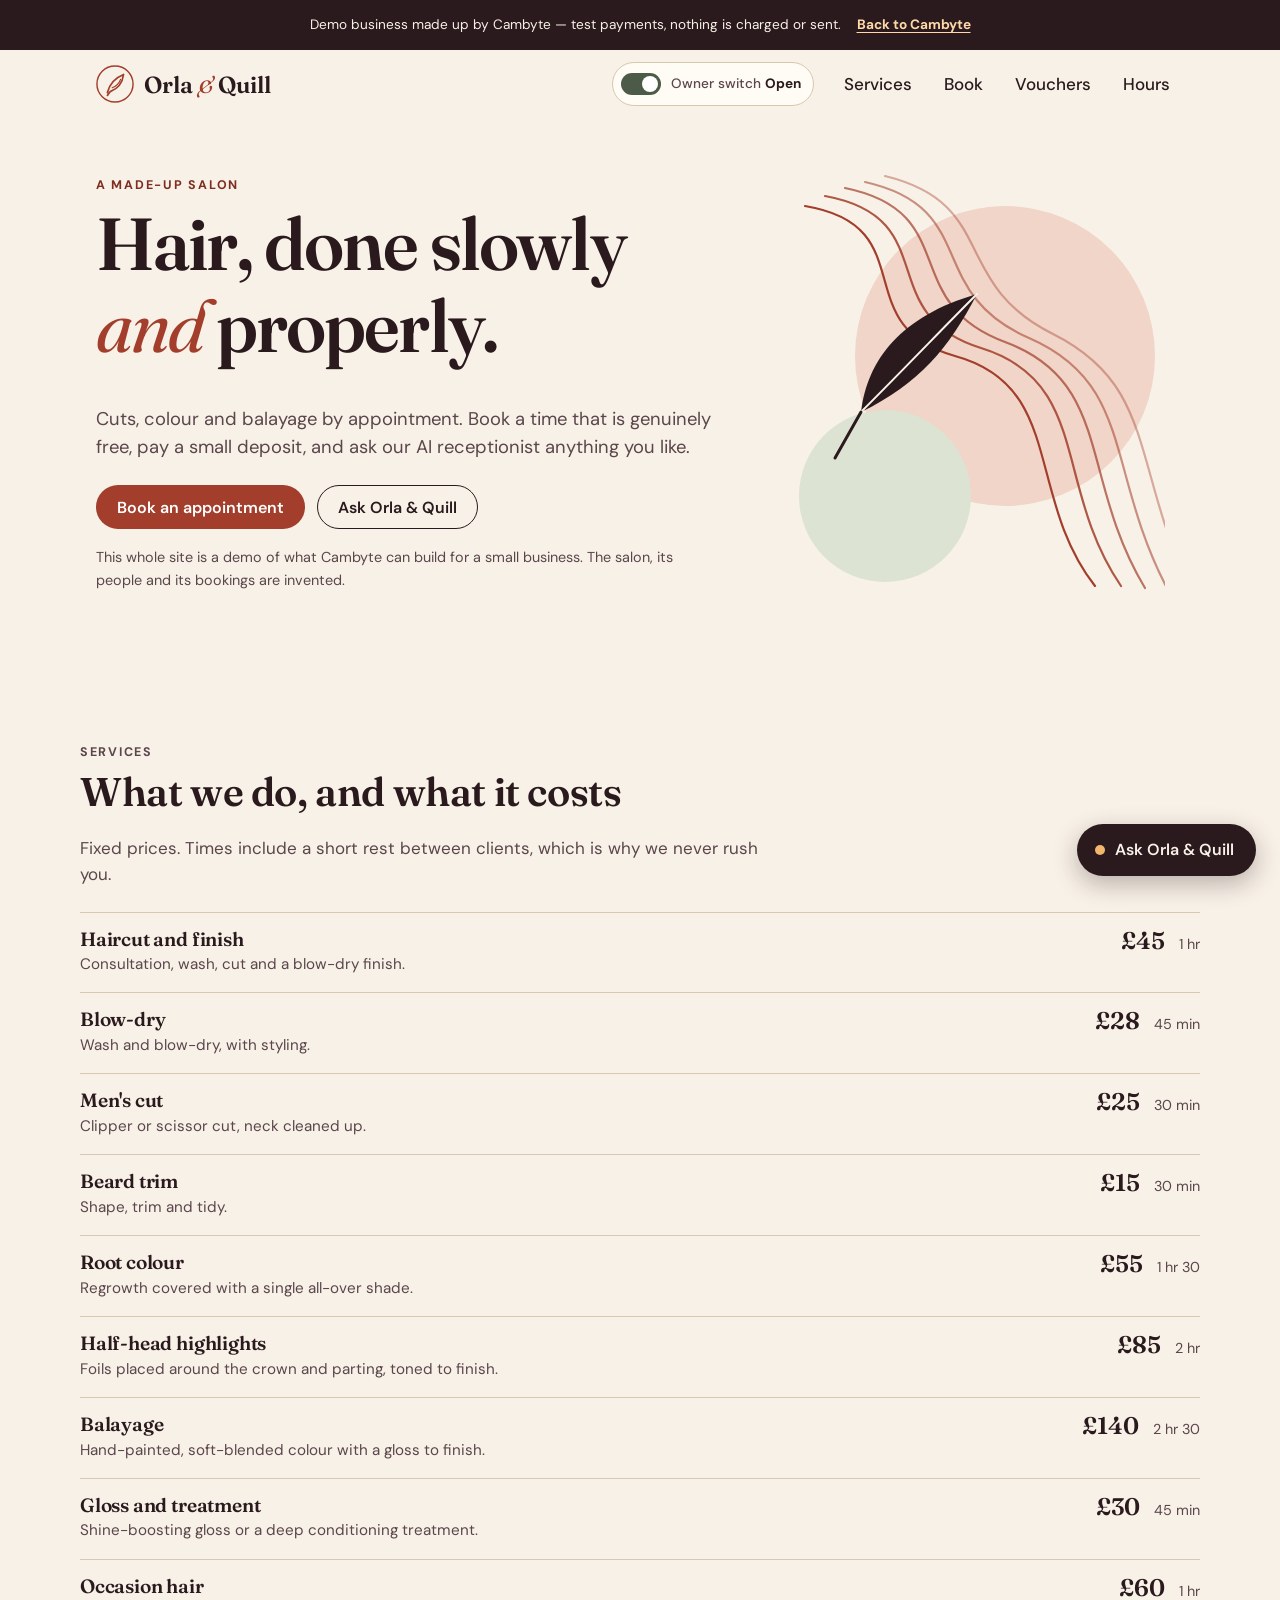
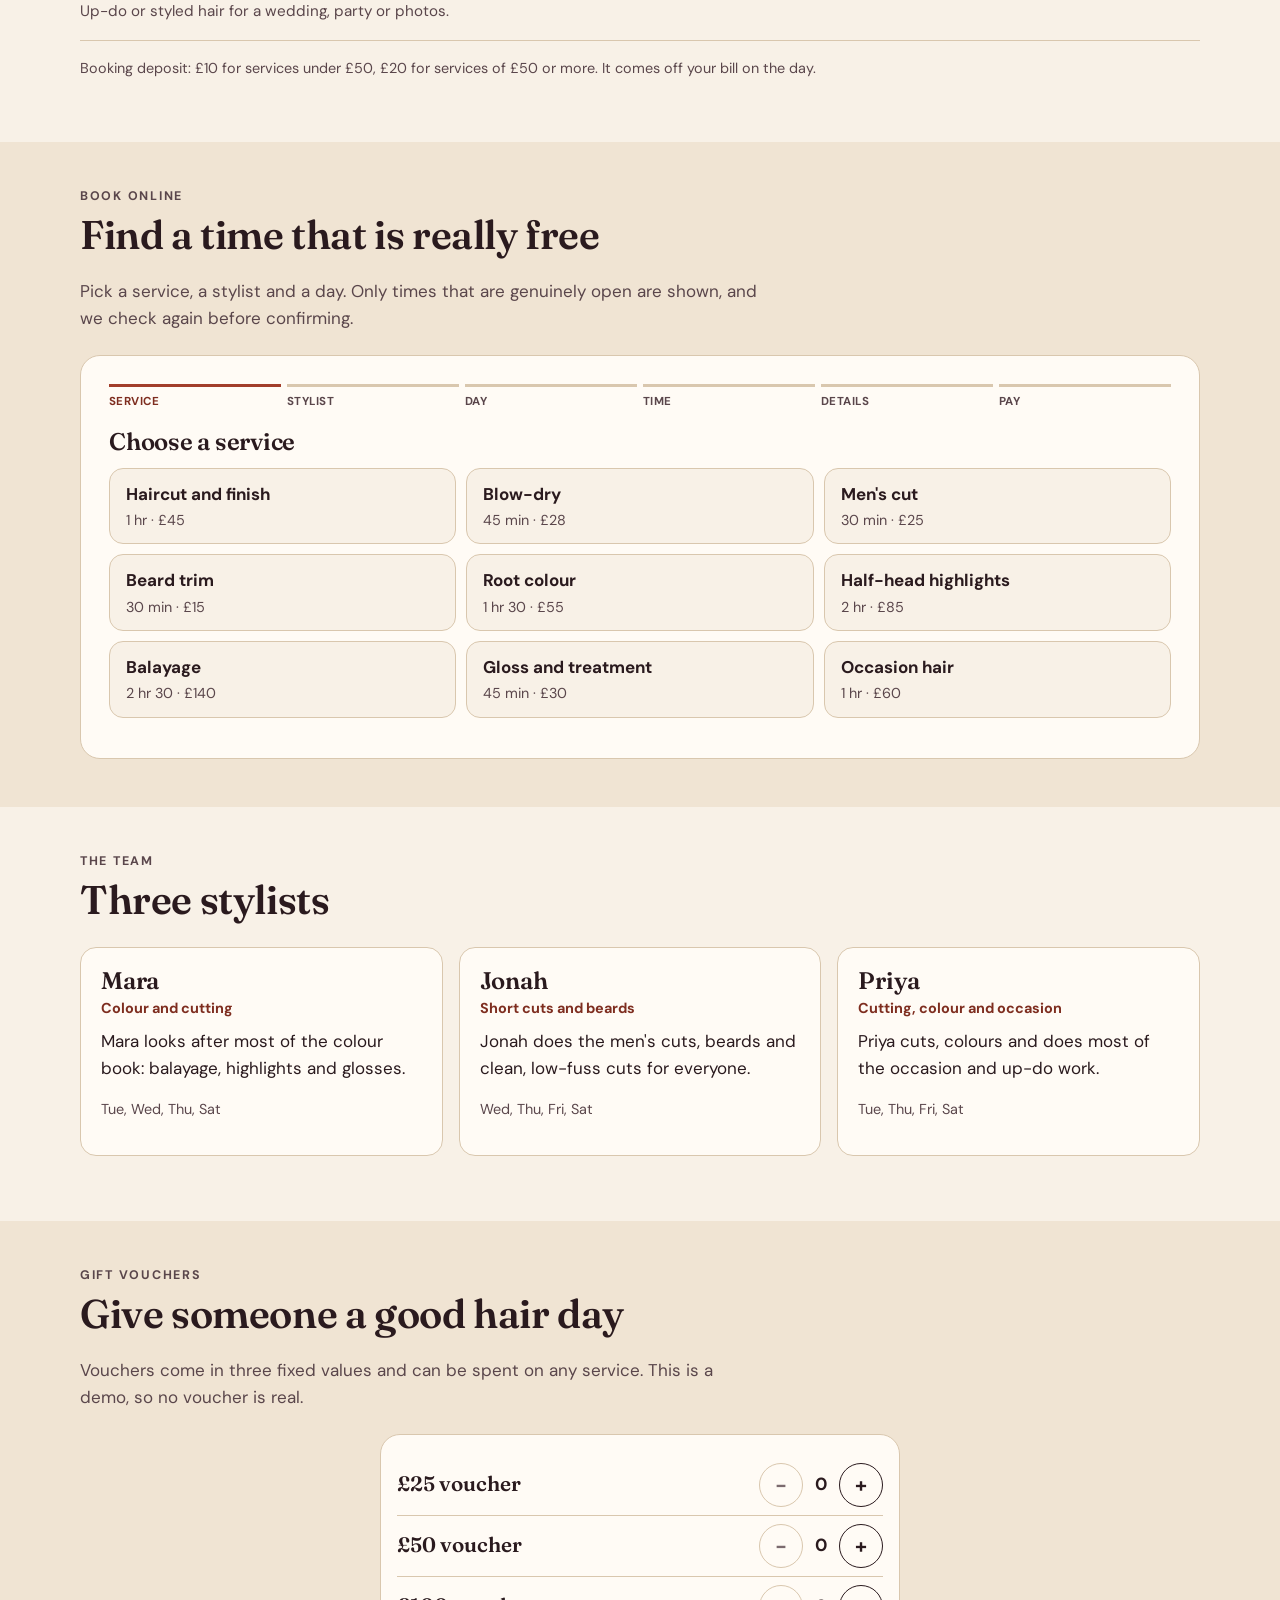
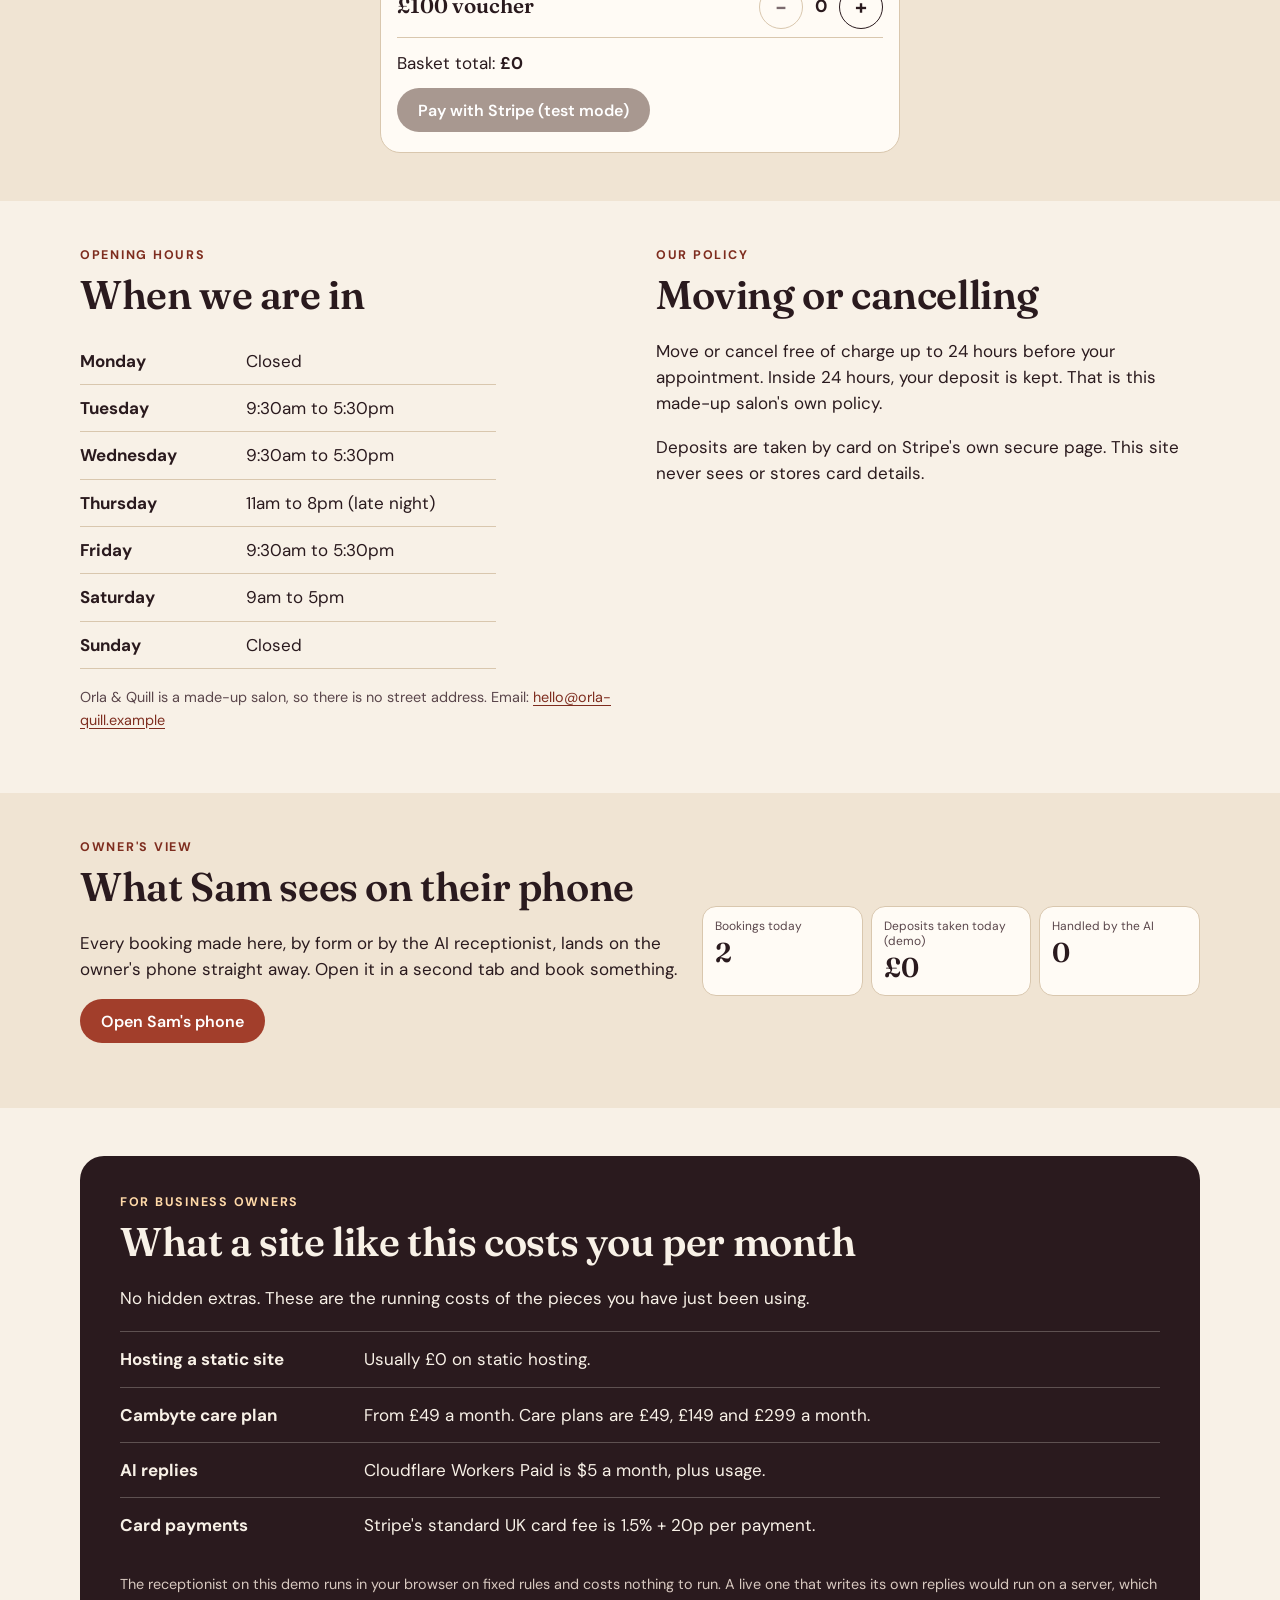
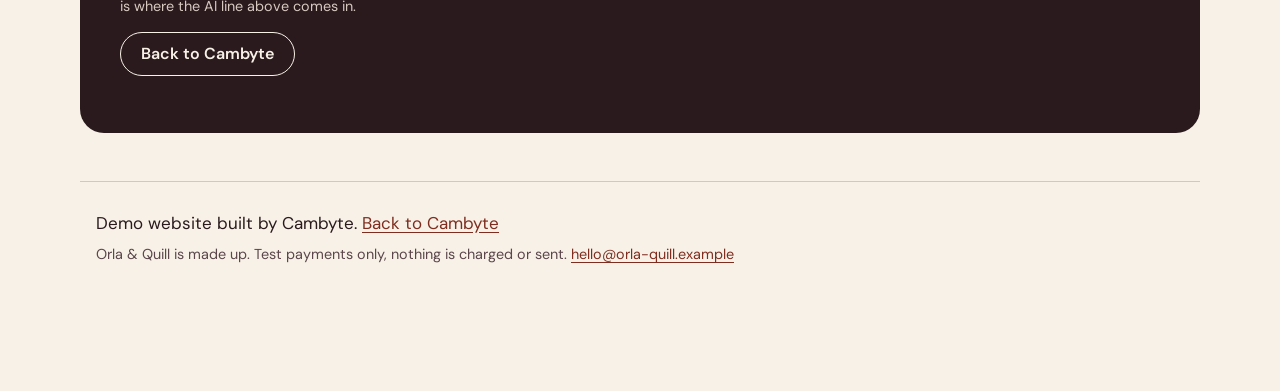
<file: demo/salon/index.html>
<!doctype html>
<html lang="en-GB">
<head>
<meta charset="utf-8">
<meta name="viewport" content="width=device-width, initial-scale=1">
<meta name="robots" content="noindex">
<title>Orla &amp; Quill</title>
<meta name="description" content="Orla &amp; Quill is a made-up hair salon. A demo of a small-business website that takes bookings and test payments and has an AI receptionist.">
<link rel="icon" href="data:image/svg+xml,%3Csvg xmlns=%27http://www.w3.org/2000/svg%27 viewBox=%270 0 32 32%27%3E%3Crect width=%2732%27 height=%2732%27 rx=%277%27 fill=%27%23a23e2b%27/%3E%3Ctext x=%2716%27 y=%2723%27 font-size=%2720%27 text-anchor=%27middle%27 fill=%27%23f8f1e7%27 font-family=%27Georgia,serif%27%3EO%3C/text%3E%3C/svg%3E">
<link rel="preconnect" href="https://fonts.googleapis.com">
<link rel="preconnect" href="https://fonts.gstatic.com" crossorigin>
<link rel="stylesheet" href="https://fonts.googleapis.com/css2?family=DM+Sans:wght@400;500;700&family=Fraunces:ital,opsz,wght@0,9..144,400;0,9..144,600;1,9..144,400&display=swap">
<link rel="stylesheet" href="salon.css">
</head>
<body data-page="home">
<a class="skip" href="#book">Skip to booking</a>

<div class="demo-banner" role="region" aria-label="Demo notice">
  <p>Demo business made up by Cambyte — test payments, nothing is charged or sent.</p>
  <a href="/">Back to Cambyte</a>
</div>

<header class="site-head">
  <a class="brand" href="./" aria-label="Orla &amp; Quill, home">
    <svg class="brand-mark" viewBox="0 0 40 40" aria-hidden="true" focusable="false"><circle cx="20" cy="20" r="19" fill="none" stroke="currentColor" stroke-width="1.5"/><path d="M12 29c2-8 7-15 17-19-1 8-6 15-14 18l-3 4" fill="none" stroke="currentColor" stroke-width="1.8" stroke-linecap="round" stroke-linejoin="round"/><path d="M17 24c3-1 7-4 9-9" fill="none" stroke="currentColor" stroke-width="1.2" stroke-linecap="round"/></svg>
    <span>Orla <em>&amp;</em> Quill</span>
  </a>
  <button type="button" class="switch" id="open-switch" role="switch" aria-checked="true" data-switch>
    <span class="switch-track" aria-hidden="true"><span class="switch-knob"></span></span>
    <span class="switch-text"><span class="switch-cap">Owner switch</span> <strong data-switch-label>Open</strong></span>
  </button>
  <nav class="site-nav" aria-label="Main">
    <a href="#services">Services</a>
    <a href="#book">Book</a>
    <a href="#vouchers">Vouchers</a>
    <a href="#hours">Hours</a>
  </nav>
</header>

<main id="main">
  <section class="hero" aria-labelledby="hero-title">
    <div class="hero-copy">
      <p class="eyebrow">A made-up salon</p>
      <h1 id="hero-title">Hair, done slowly <em>and</em> properly.</h1>
      <p class="lede">Cuts, colour and balayage by appointment. Book a time that is genuinely free, pay a small deposit, and ask our AI receptionist anything you like.</p>
      <div class="hero-actions">
        <a class="btn btn-primary" href="#book">Book an appointment</a>
        <button type="button" class="btn btn-ghost" data-open-assistant>Ask Orla &amp; Quill</button>
      </div>
      <p class="fine">This whole site is a demo of what Cambyte can build for a small business. The salon, its people and its bookings are invented.</p>
    </div>
    <svg class="hero-art" viewBox="0 0 420 460" aria-hidden="true" focusable="false">
      <circle cx="260" cy="190" r="150" fill="var(--blush)"/>
      <circle cx="140" cy="330" r="86" fill="var(--sage-soft)"/>
      <g fill="none" stroke="var(--clay)" stroke-width="2.2" stroke-linecap="round">
        <path d="M60 40c120 20 40 120 150 150s70 140 140 230"/>
        <path d="M80 30c120 22 46 118 156 152s72 138 140 238" opacity=".85"/>
        <path d="M100 22c118 24 52 114 160 154s74 136 140 246" opacity=".7"/>
        <path d="M120 16c116 26 58 110 164 156s76 134 140 254" opacity=".55"/>
        <path d="M140 10c114 28 64 106 168 158s78 132 140 262" opacity=".4"/>
      </g>
      <path d="M232 128c-28 54-58 90-116 118 6-52 40-96 116-118z" fill="var(--ink)"/>
      <path d="M232 128c-34 34-70 72-116 118" fill="none" stroke="var(--paper)" stroke-width="2" stroke-linecap="round"/>
      <path d="M116 246l-26 46" fill="none" stroke="var(--ink)" stroke-width="3" stroke-linecap="round"/>
    </svg>
  </section>

  <section class="section" id="services" aria-labelledby="services-title">
    <div class="section-head">
      <p class="eyebrow">Services</p>
      <h2 id="services-title">What we do, and what it costs</h2>
      <p>Fixed prices. Times include a short rest between clients, which is why we never rush you.</p>
    </div>
    <ul class="service-list" id="service-list">
      <li><div><h3>Haircut and finish</h3><p>Consultation, wash, cut and a blow-dry finish.</p></div><p class="meta"><span class="price">£45</span><span class="dur">1 hr</span></p></li>
      <li><div><h3>Blow-dry</h3><p>Wash and blow-dry, with styling.</p></div><p class="meta"><span class="price">£28</span><span class="dur">45 min</span></p></li>
      <li><div><h3>Men's cut</h3><p>Clipper or scissor cut, neck cleaned up.</p></div><p class="meta"><span class="price">£25</span><span class="dur">30 min</span></p></li>
      <li><div><h3>Beard trim</h3><p>Shape, trim and tidy.</p></div><p class="meta"><span class="price">£15</span><span class="dur">30 min</span></p></li>
      <li><div><h3>Root colour</h3><p>Regrowth covered with a single all-over shade.</p></div><p class="meta"><span class="price">£55</span><span class="dur">1 hr 30</span></p></li>
      <li><div><h3>Half-head highlights</h3><p>Foils placed around the crown and parting, toned to finish.</p></div><p class="meta"><span class="price">£85</span><span class="dur">2 hr</span></p></li>
      <li><div><h3>Balayage</h3><p>Hand-painted, soft-blended colour with a gloss to finish.</p></div><p class="meta"><span class="price">£140</span><span class="dur">2 hr 30</span></p></li>
      <li><div><h3>Gloss and treatment</h3><p>Shine-boosting gloss or a deep conditioning treatment.</p></div><p class="meta"><span class="price">£30</span><span class="dur">45 min</span></p></li>
      <li><div><h3>Occasion hair</h3><p>Up-do or styled hair for a wedding, party or photos.</p></div><p class="meta"><span class="price">£60</span><span class="dur">1 hr</span></p></li>
    </ul>
    <p class="fine">Booking deposit: £10 for services under £50, £20 for services of £50 or more. It comes off your bill on the day.</p>
  </section>

  <section class="section section-tint" id="book" aria-labelledby="book-title">
    <div class="section-head">
      <p class="eyebrow">Book online</p>
      <h2 id="book-title">Find a time that is really free</h2>
      <p>Pick a service, a stylist and a day. Only times that are genuinely open are shown, and we check again before confirming.</p>
    </div>
    <div class="closed-note" id="closed-note" hidden></div>
    <div id="booking" class="booking" aria-live="polite">
      <noscript><p class="fine">Online booking needs JavaScript. You can still see our services, prices and hours on this page.</p></noscript>
    </div>
  </section>

  <section class="section" id="team" aria-labelledby="team-title">
    <div class="section-head">
      <p class="eyebrow">The team</p>
      <h2 id="team-title">Three stylists</h2>
    </div>
    <ul class="team">
      <li><h3>Mara</h3><p class="role">Colour and cutting</p><p>Mara looks after most of the colour book: balayage, highlights and glosses.</p><p class="fine">Tue, Wed, Thu, Sat</p></li>
      <li><h3>Jonah</h3><p class="role">Short cuts and beards</p><p>Jonah does the men's cuts, beards and clean, low-fuss cuts for everyone.</p><p class="fine">Wed, Thu, Fri, Sat</p></li>
      <li><h3>Priya</h3><p class="role">Cutting, colour and occasion</p><p>Priya cuts, colours and does most of the occasion and up-do work.</p><p class="fine">Tue, Thu, Fri, Sat</p></li>
    </ul>
  </section>

  <section class="section section-tint" id="vouchers" aria-labelledby="vouchers-title">
    <div class="section-head">
      <p class="eyebrow">Gift vouchers</p>
      <h2 id="vouchers-title">Give someone a good hair day</h2>
      <p>Vouchers come in three fixed values and can be spent on any service. This is a demo, so no voucher is real.</p>
    </div>
    <div id="voucher-basket" class="basket">
      <noscript><p class="fine">Vouchers: £25, £50 and £100. Buying them needs JavaScript.</p></noscript>
    </div>
  </section>

  <section class="section" id="hours" aria-labelledby="hours-title">
    <div class="split">
      <div>
        <p class="eyebrow">Opening hours</p>
        <h2 id="hours-title">When we are in</h2>
        <table class="hours-table">
          <caption class="sr-only">Opening hours</caption>
          <tbody>
            <tr><th scope="row">Monday</th><td>Closed</td></tr>
            <tr><th scope="row">Tuesday</th><td>9:30am to 5:30pm</td></tr>
            <tr><th scope="row">Wednesday</th><td>9:30am to 5:30pm</td></tr>
            <tr><th scope="row">Thursday</th><td>11am to 8pm (late night)</td></tr>
            <tr><th scope="row">Friday</th><td>9:30am to 5:30pm</td></tr>
            <tr><th scope="row">Saturday</th><td>9am to 5pm</td></tr>
            <tr><th scope="row">Sunday</th><td>Closed</td></tr>
          </tbody>
        </table>
        <p class="fine">Orla &amp; Quill is a made-up salon, so there is no street address. Email: <a href="mailto:hello@orla-quill.example">hello@orla-quill.example</a></p>
      </div>
      <div>
        <p class="eyebrow">Our policy</p>
        <h2>Moving or cancelling</h2>
        <p>Move or cancel free of charge up to 24 hours before your appointment. Inside 24 hours, your deposit is kept. That is this made-up salon's own policy.</p>
        <p>Deposits are taken by card on Stripe's own secure page. This site never sees or stores card details.</p>
      </div>
    </div>
  </section>

  <section class="section section-tint" id="owner" aria-labelledby="owner-title">
    <div class="owner-card">
      <div>
        <p class="eyebrow">Owner's view</p>
        <h2 id="owner-title">What <span data-owner-name>Sam</span> sees on their phone</h2>
        <p>Every booking made here, by form or by the AI receptionist, lands on the owner's phone straight away. Open it in a second tab and book something.</p>
        <p><a class="btn btn-primary" href="owner.html" target="_blank" rel="noopener">Open Sam's phone</a></p>
      </div>
      <dl class="owner-mini" aria-live="polite">
        <div><dt>Bookings today</dt><dd data-mini="today">0</dd></div>
        <div><dt>Deposits taken today (demo)</dt><dd data-mini="deposits">£0</dd></div>
        <div><dt>Handled by the AI</dt><dd data-mini="ai">0</dd></div>
      </dl>
    </div>
  </section>

  <section class="section" id="costs" aria-labelledby="costs-title">
    <div class="costs">
      <p class="eyebrow">For business owners</p>
      <h2 id="costs-title">What a site like this costs you per month</h2>
      <p>No hidden extras. These are the running costs of the pieces you have just been using.</p>
      <dl class="cost-list">
        <div><dt>Hosting a static site</dt><dd>Usually £0 on static hosting.</dd></div>
        <div><dt>Cambyte care plan</dt><dd>From £49 a month. Care plans are £49, £149 and £299 a month.</dd></div>
        <div><dt>AI replies</dt><dd>Cloudflare Workers Paid is $5 a month, plus usage.</dd></div>
        <div><dt>Card payments</dt><dd>Stripe's standard UK card fee is 1.5% + 20p per payment.</dd></div>
      </dl>
      <p class="fine">The receptionist on this demo runs in your browser on fixed rules and costs nothing to run. A live one that writes its own replies would run on a server, which is where the AI line above comes in.</p>
      <p><a class="btn btn-ghost" href="/">Back to Cambyte</a></p>
    </div>
  </section>
</main>

<footer class="site-foot">
  <p>Demo website built by Cambyte. <a href="/">Back to Cambyte</a></p>
  <p class="fine">Orla &amp; Quill is made up. Test payments only, nothing is charged or sent. <a href="mailto:hello@orla-quill.example">hello@orla-quill.example</a></p>
</footer>

<button type="button" class="assistant-fab" id="assistant-fab" aria-expanded="false" aria-controls="assistant" data-open-assistant>
  <span class="fab-dot" aria-hidden="true"></span> Ask Orla &amp; Quill
</button>

<section class="assistant" id="assistant" role="dialog" aria-modal="false" aria-labelledby="assistant-title" hidden>
  <div class="as-head">
    <div>
      <h2 id="assistant-title">Ask Orla &amp; Quill</h2>
      <p class="as-label">AI assistant — not a person</p>
    </div>
    <div class="as-tools">
      <button type="button" class="icon-btn" id="as-min" aria-expanded="true" aria-label="Minimise assistant" title="Minimise">
        <svg viewBox="0 0 20 20" aria-hidden="true" focusable="false"><path d="M4 8l6 6 6-6" fill="none" stroke="currentColor" stroke-width="2" stroke-linecap="round" stroke-linejoin="round"/></svg>
      </button>
      <button type="button" class="icon-btn" id="as-close" aria-label="Close assistant" title="Close">
        <svg viewBox="0 0 20 20" aria-hidden="true" focusable="false"><path d="M5 5l10 10M15 5L5 15" fill="none" stroke="currentColor" stroke-width="2" stroke-linecap="round"/></svg>
      </button>
    </div>
  </div>

  <div class="as-voice" id="as-voice" data-voice="off">
    <p class="as-note" id="as-voice-note" hidden></p>
    <div class="as-voice-live" id="as-voice-live" hidden>
      <button type="button" class="ring" id="as-ring" aria-label="Tap to pause or interrupt">
        <span class="ring-dot" id="mic-dot" aria-hidden="true" hidden></span>
        <span class="ring-state" id="as-vstate">Paused</span>
      </button>
      <p class="caption" id="as-caption" aria-live="polite"></p>
      <button type="button" class="btn btn-stop" id="as-stop">Stop</button>
    </div>
  </div>

  <div class="as-body">
    <div class="msgs" id="as-msgs" role="log" aria-live="polite" aria-label="Conversation"></div>
    <div class="chips" id="as-chips">
      <button type="button" class="chip">Balayage Saturday afternoon</button>
      <button type="button" class="chip">How much is a cut?</button>
      <button type="button" class="chip">Opening hours</button>
      <button type="button" class="chip">Cancellation policy</button>
    </div>
  </div>

  <div class="as-foot">
    <form id="as-form" autocomplete="off">
      <label class="sr-only" for="as-input">Type your message</label>
      <input id="as-input" name="message" type="text" placeholder="Type a message" autocomplete="off" enterkeyhint="send" maxlength="300">
      <button type="submit" class="btn btn-primary">Send</button>
    </form>
    <p class="as-note as-note-foot" id="as-voice-info" hidden></p>
    <div class="as-actions">
      <button type="button" class="btn btn-voice" id="as-start">Start conversation</button>
      <a class="btn btn-person" id="as-person" href="mailto:hello@orla-quill.example">Talk to a person</a>
    </div>
  </div>
</section>

<dialog id="pay-dialog" class="pay-dialog" aria-labelledby="pay-title"></dialog>

<script src="salon-data.js"></script>
<script src="../../assets/guards.js"></script>
<script src="salon.js"></script>
</body>
</html>
</file>
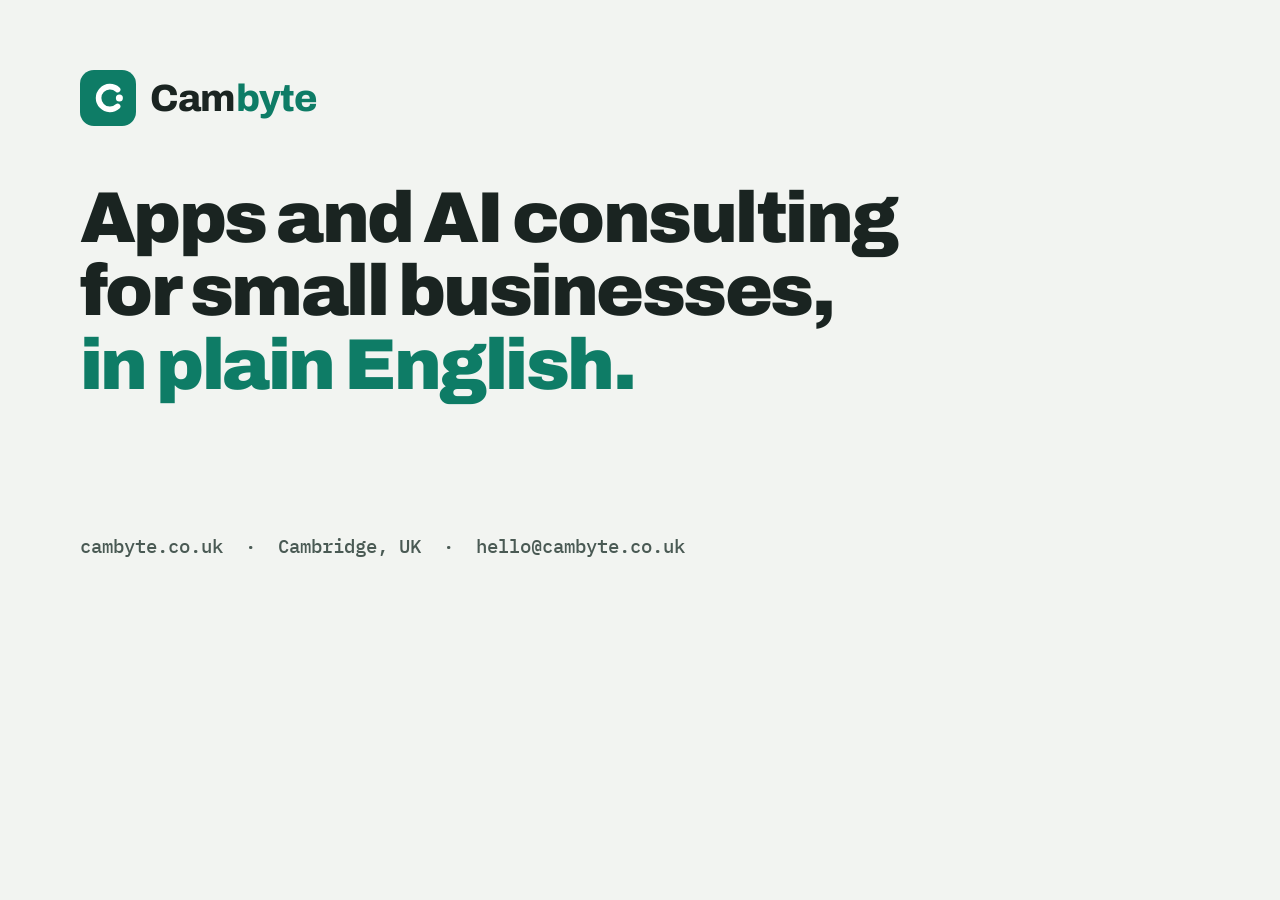
<file: docs/og-source.html>
<!DOCTYPE html><html lang="en-GB"><head><meta charset="UTF-8">
<link href="https://fonts.googleapis.com/css2?family=Archivo:wght@800;900&family=IBM+Plex+Mono:wght@500&display=block" rel="stylesheet">
<style>
*{margin:0;padding:0;box-sizing:border-box}
html,body{width:1200px;height:630px;overflow:hidden}
body{background:#F2F4F1;color:#1A2421;font-family:'Archivo',system-ui,sans-serif;padding:70px 80px;position:relative}
.logo{display:flex;align-items:center;gap:14px;font-weight:800;font-size:38px;letter-spacing:-.02em}
.logo span{color:#0E7C66}.logo b{font-weight:800}
h1{margin-top:56px;font-weight:900;font-size:72px;line-height:1.02;letter-spacing:-.035em;max-width:900px}
h1 em{font-style:normal;color:#0E7C66}
.foot{position:absolute;left:80px;bottom:72px;font-family:'IBM Plex Mono',ui-monospace,monospace;font-weight:500;font-size:19px;color:#4A5A54}
</style></head><body>
<div class="logo"><svg width="56" height="56" viewBox="0 0 32 32" aria-hidden="true"><rect width="32" height="32" rx="8" fill="#0E7C66"/><path d="M21.5 11.2A6.5 6.5 0 1 0 21.5 20.8" fill="none" stroke="#fff" stroke-width="3.2" stroke-linecap="round"/><circle cx="22.5" cy="16" r="2" fill="#fff"/></svg><b>Cam<span>byte</span></b></div>
<h1>Apps and AI consulting<br>for small businesses,<br><em>in plain English.</em></h1>
<div class="foot">cambyte.co.uk &nbsp;·&nbsp; Cambridge, UK &nbsp;·&nbsp; hello@cambyte.co.uk</div>
</body></html>
</file>
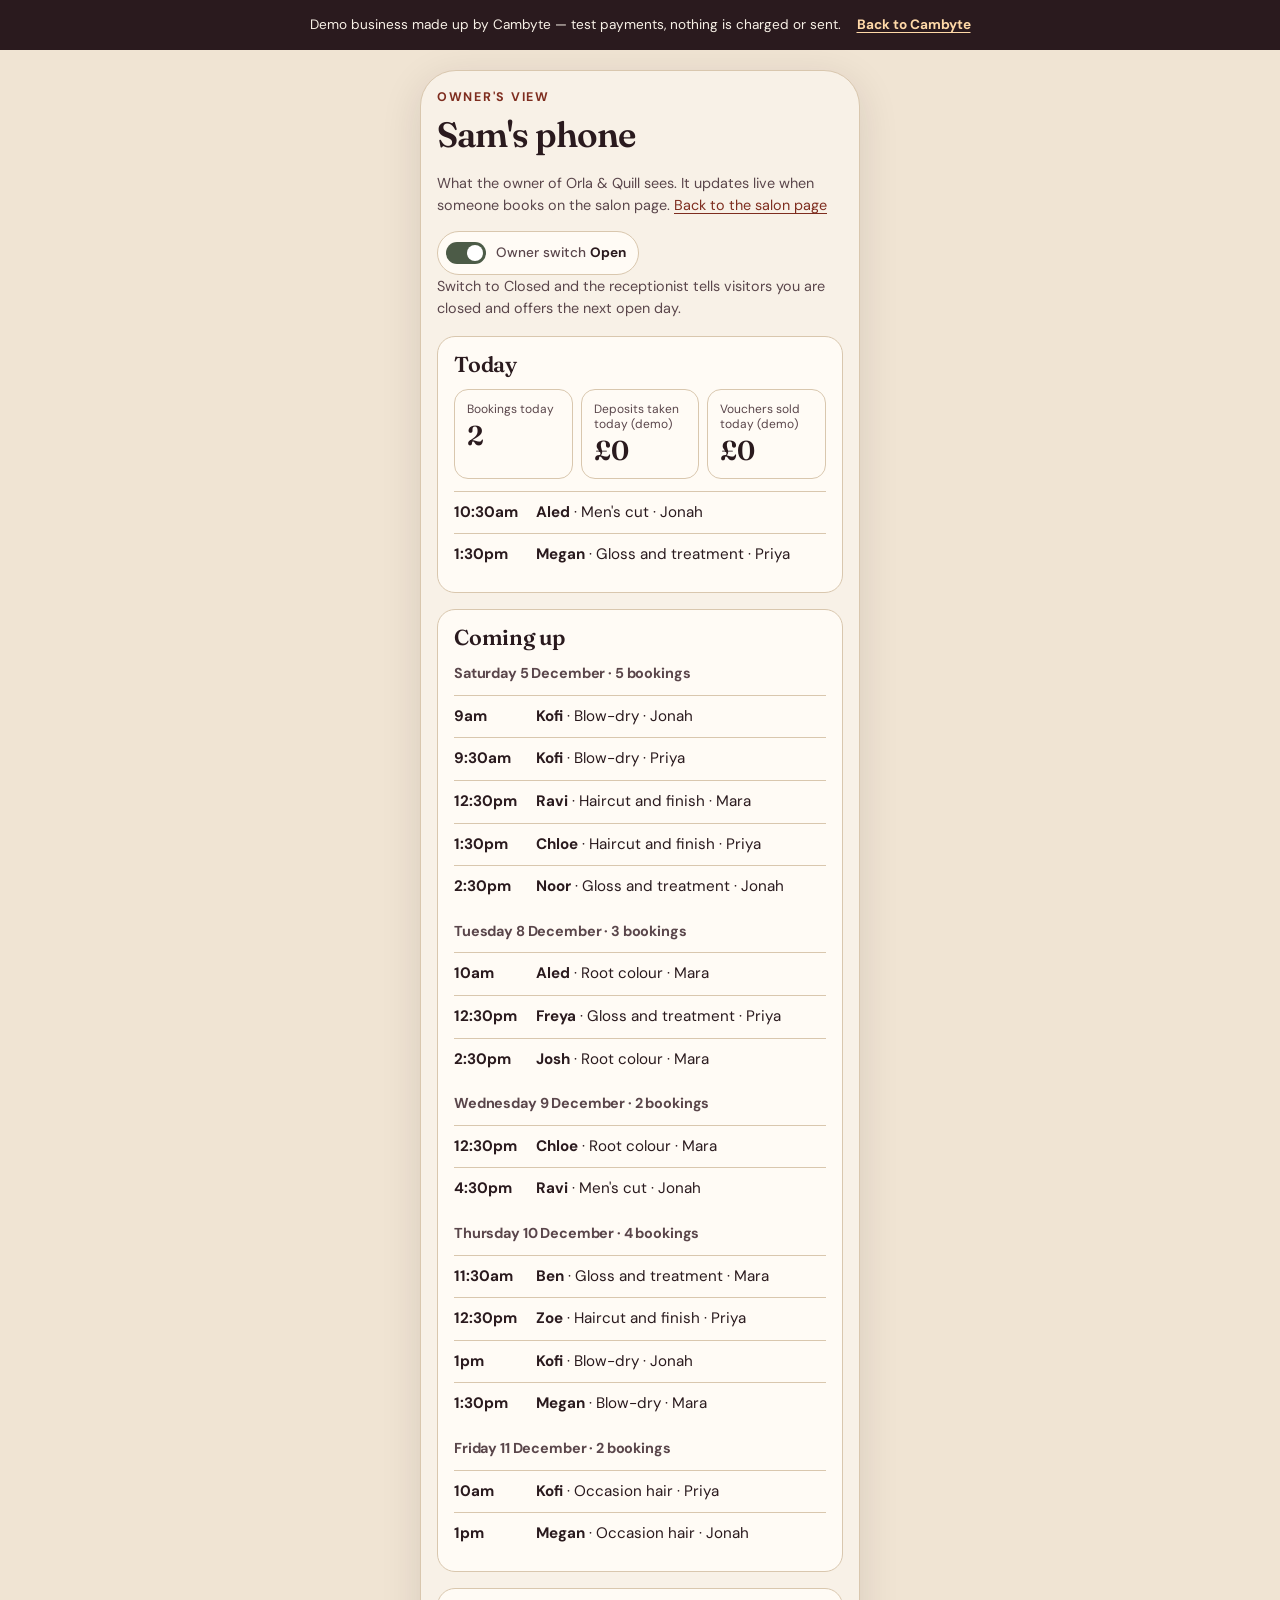
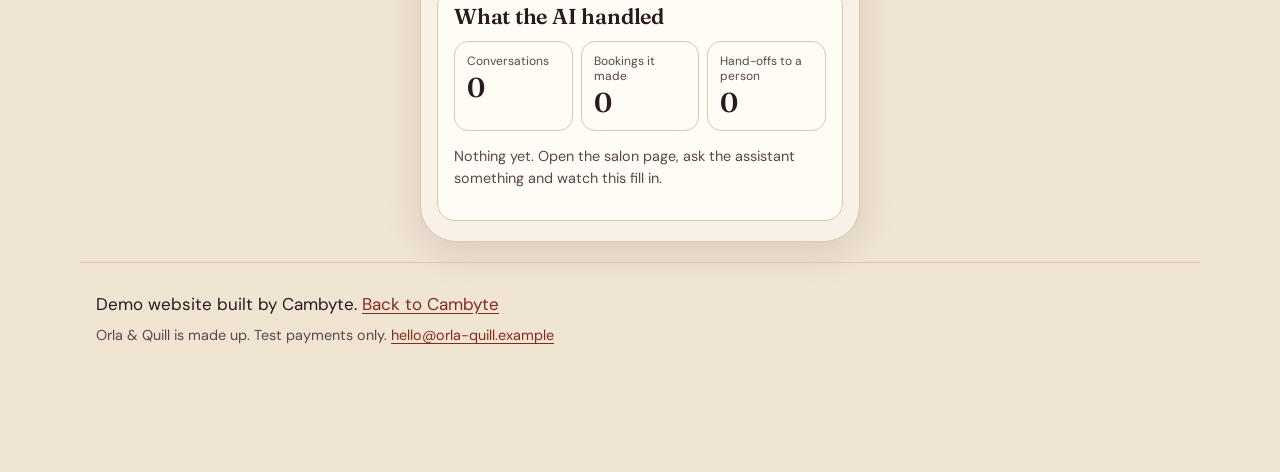
<file: demo/salon/owner.html>
<!doctype html>
<html lang="en-GB">
<head>
<meta charset="utf-8">
<meta name="viewport" content="width=device-width, initial-scale=1">
<meta name="robots" content="noindex">
<title>Sam's phone — Orla &amp; Quill</title>
<meta name="description" content="The owner's view of the made-up Orla &amp; Quill salon demo.">
<link rel="icon" href="data:image/svg+xml,%3Csvg xmlns=%27http://www.w3.org/2000/svg%27 viewBox=%270 0 32 32%27%3E%3Crect width=%2732%27 height=%2732%27 rx=%277%27 fill=%27%23a23e2b%27/%3E%3Ctext x=%2716%27 y=%2723%27 font-size=%2720%27 text-anchor=%27middle%27 fill=%27%23f8f1e7%27 font-family=%27Georgia,serif%27%3EO%3C/text%3E%3C/svg%3E">
<link rel="preconnect" href="https://fonts.googleapis.com">
<link rel="preconnect" href="https://fonts.gstatic.com" crossorigin>
<link rel="stylesheet" href="https://fonts.googleapis.com/css2?family=DM+Sans:wght@400;500;700&family=Fraunces:ital,opsz,wght@0,9..144,400;0,9..144,600;1,9..144,400&display=swap">
<link rel="stylesheet" href="salon.css">
</head>
<body data-page="owner" class="owner-page">
<div class="demo-banner" role="region" aria-label="Demo notice">
  <p>Demo business made up by Cambyte — test payments, nothing is charged or sent.</p>
  <a href="/">Back to Cambyte</a>
</div>

<main class="phone" id="main">
  <header class="phone-head">
    <p class="eyebrow">Owner's view</p>
    <h1>Sam's phone</h1>
    <p class="fine">What the owner of Orla &amp; Quill sees. It updates live when someone books on the salon page. <a href="./">Back to the salon page</a></p>
    <button type="button" class="switch" role="switch" aria-checked="true" data-switch>
      <span class="switch-track" aria-hidden="true"><span class="switch-knob"></span></span>
      <span class="switch-text"><span class="switch-cap">Owner switch</span> <strong data-switch-label>Open</strong></span>
    </button>
    <p class="fine" id="switch-help">Switch to Closed and the receptionist tells visitors you are closed and offers the next open day.</p>
  </header>

  <section class="o-card" aria-labelledby="o-today">
    <h2 id="o-today">Today</h2>
    <dl class="owner-mini" aria-live="polite">
      <div><dt>Bookings today</dt><dd id="o-count">0</dd></div>
      <div><dt>Deposits taken today (demo)</dt><dd id="o-deposits">£0</dd></div>
      <div><dt>Vouchers sold today (demo)</dt><dd id="o-vouchers">£0</dd></div>
    </dl>
    <ul class="o-list" id="o-today-list" aria-label="Today's bookings"></ul>
  </section>

  <section class="o-card" aria-labelledby="o-up">
    <h2 id="o-up">Coming up</h2>
    <div id="o-upcoming"></div>
  </section>

  <section class="o-card" aria-labelledby="o-ai">
    <h2 id="o-ai">What the AI handled</h2>
    <dl class="owner-mini" aria-live="polite">
      <div><dt>Conversations</dt><dd id="o-ai-convos">0</dd></div>
      <div><dt>Bookings it made</dt><dd id="o-ai-bookings">0</dd></div>
      <div><dt>Hand-offs to a person</dt><dd id="o-ai-hand">0</dd></div>
    </dl>
    <ol class="o-log" id="o-log" aria-label="Activity log"></ol>
    <p class="fine" id="o-log-empty">Nothing yet. Open the salon page, ask the assistant something and watch this fill in.</p>
  </section>
</main>

<footer class="site-foot">
  <p>Demo website built by Cambyte. <a href="/">Back to Cambyte</a></p>
  <p class="fine">Orla &amp; Quill is made up. Test payments only. <a href="mailto:hello@orla-quill.example">hello@orla-quill.example</a></p>
</footer>

<script src="salon-data.js"></script>
<script src="../../assets/guards.js"></script>
<script src="salon.js"></script>
</body>
</html>
</file>
<file: assets/style.css>
/* Cambyte preview: apple.com-style layout in the Cambyte logo palette. */

:root {
  color-scheme: light;
  --page: #FFFFFF;
  --tile: #F5F5F7;
  --card: #FFFFFF;
  --ink: #1D1D1F;
  --ink-2: #6E6E73;
  --line: #D2D2D7;
  --navy: #0B1422;
  --navy-2: #111A28;
  --navy-3: #18233A;
  --navy-line: #243046;
  --cream: #F8F0E8;
  --on-navy-2: #A9B3C2;
  --yellow: #FCC800;
  --amber: #FCB103;
  --link: #2A5D96;
  --pop: #A65300;
  --ghost: #0B1422;
  --switch: #E3E3E8;
  --nav-bg: rgba(245, 245, 247, .85);
  --nav-line: rgba(0, 0, 0, .06);
  --nav-ink: #333336;
  --font: -apple-system, BlinkMacSystemFont, Inter, "Helvetica Neue", Arial, sans-serif;
  --gut: 12px;
  --panel-r: 28px;
  --ease: cubic-bezier(.2, .7, .2, 1);
}

@media (prefers-color-scheme: dark) {
  :root:not([data-theme="light"]) {
    color-scheme: dark;
    --page: #000000;
    --tile: #101826;
    --card: #172235;
    --ink: #F5F5F7;
    --ink-2: #A1A1A6;
    --line: #2C374A;
    --navy-2: #142033;
    --navy-3: #1B2840;
    --link: #FCC800;
    --pop: #F89000;
    --ghost: #F8F0E8;
    --switch: #39465C;
    --nav-bg: rgba(16, 24, 38, .82);
    --nav-line: rgba(255, 255, 255, .08);
    --nav-ink: #E8E8ED;
  }
}
:root[data-theme="dark"] {
  color-scheme: dark;
  --page: #000000;
  --tile: #101826;
  --card: #172235;
  --ink: #F5F5F7;
  --ink-2: #A1A1A6;
  --line: #2C374A;
  --navy-2: #142033;
  --navy-3: #1B2840;
  --link: #FCC800;
  --pop: #F89000;
  --ghost: #F8F0E8;
  --switch: #39465C;
  --nav-bg: rgba(16, 24, 38, .82);
  --nav-line: rgba(255, 255, 255, .08);
  --nav-ink: #E8E8ED;
}

*, *::before, *::after { box-sizing: border-box; }
* { margin: 0; padding: 0; }
html { scroll-behavior: smooth; scroll-padding-top: 64px; -webkit-text-size-adjust: 100%; }
@media (prefers-reduced-motion: reduce) { html { scroll-behavior: auto; } }
body {
  background: var(--page);
  color: var(--ink);
  font: 400 17px/1.47 var(--font);
  letter-spacing: -.022em;
  -webkit-font-smoothing: antialiased;
}
img { display: block; max-width: 100%; height: auto; }
a { color: inherit; text-decoration: none; }
ul, ol { list-style: none; }
button { font: inherit; color: inherit; background: none; border: 0; cursor: pointer; }
h1, h2, h3, h4 { font-weight: 600; text-wrap: balance; }
p { text-wrap: pretty; }
:focus-visible { outline: 2px solid var(--link); outline-offset: 3px; border-radius: 4px; }
.hero :focus-visible, .on-navy :focus-visible, .slip :focus-visible { outline-color: var(--yellow); }

.sprite { position: absolute; width: 0; height: 0; overflow: hidden; }
.ic { width: 20px; height: 20px; fill: none; stroke: currentColor; stroke-width: 1.8; stroke-linecap: round; stroke-linejoin: round; flex: none; }
.skip { position: absolute; left: 12px; top: -60px; z-index: 100; padding: 10px 16px; border-radius: 10px; background: var(--yellow); color: var(--navy); font-weight: 600; }
.skip:focus { top: 12px; }

.wrap { max-width: 1024px; margin: 0 auto; padding: 0 22px; }
.narrow { max-width: 820px; }

/* Pills and text links */
.pill {
  display: inline-flex; align-items: center; justify-content: center;
  min-height: 44px; padding: 0 22px;
  border-radius: 980px; border: 1px solid var(--yellow);
  background: var(--yellow); color: var(--navy);
  font-size: 17px; font-weight: 500; letter-spacing: -.01em; white-space: nowrap;
  transition: background-color .2s, border-color .2s, color .2s;
}
.pill:hover { background: var(--amber); border-color: var(--amber); }
.pill-ghost { background: transparent; color: var(--ghost); border-color: currentColor; }
.pill-ghost:hover { background: var(--ghost); border-color: var(--ghost); color: var(--page); }
.hero .pill-ghost, .on-navy .pill-ghost, .slip .pill-ghost { color: var(--yellow); }
.hero .pill-ghost:hover, .on-navy .pill-ghost:hover, .slip .pill-ghost:hover { background: var(--yellow); border-color: var(--yellow); color: var(--navy); }
.pill-sm { min-height: 28px; padding: 0 12px; font-size: 12.5px; }
.pills { display: flex; flex-wrap: wrap; gap: 16px; justify-content: center; margin-top: 32px; }

.more { display: flex; flex-wrap: wrap; gap: 8px 28px; justify-content: center; margin-top: 16px; font-size: 17px; }
.more a { color: var(--link); }
.more a::after { content: " \203A"; }
.more a:hover { text-decoration: underline; text-underline-offset: 3px; }
.hero .more a, .on-navy .more a { color: var(--yellow); }

/* Global nav */
.gnav {
  position: sticky; top: 0; z-index: 50;
  background: var(--nav-bg);
  -webkit-backdrop-filter: saturate(180%) blur(20px);
  backdrop-filter: saturate(180%) blur(20px);
  border-bottom: 1px solid var(--nav-line);
}
.gnav-in { position: relative; display: flex; align-items: center; gap: 28px; height: 52px; }
.logo { flex: none; display: flex; align-items: center; gap: 8px; font-size: 21px; font-weight: 700; line-height: 1; letter-spacing: -.025em; color: var(--ink); }
.logo img { width: 38px; height: auto; }
.gnav-list { display: flex; gap: 26px; margin-left: auto; }
.gnav-list a { display: block; padding: 6px 0; font-size: 12.5px; letter-spacing: -.01em; color: var(--nav-ink); }
.gnav-list a:hover { color: var(--ink); }
.menu-btn { display: none; width: 44px; height: 44px; margin-right: -12px; align-items: center; justify-content: center; color: var(--nav-ink); }
.menu-btn .ic { width: 22px; height: 22px; }

/* Hero */
.hero { margin: var(--gut) var(--gut) 0; border-radius: var(--panel-r); background: var(--navy); color: var(--cream); text-align: center; padding: 36px 22px 0; overflow: hidden; }
.hero h1 { font-size: 44px; line-height: 1.06; letter-spacing: -.03em; max-width: 780px; margin: 0 auto; }
.hero h1 em { font-style: normal; color: var(--yellow); }
.lede { font-size: 19px; line-height: 1.4; letter-spacing: -.015em; color: var(--on-navy-2); max-width: 600px; margin: 12px auto 0; }
.hero .pills { margin-top: 22px; }
.hero-note { margin-top: 18px; font-size: 13px; color: var(--on-navy-2); }

/* Shelf: example apps along the bottom of the hero. Each one starts an order.
   site.js turns the cards in 3D as they scroll past the centre (--ry, --s, --o). */
.shelf-rail { --card-w: clamp(150px, 17vw, 220px); --card-gap: 18px; position: relative; margin: 20px -22px 0; padding: 18px 0 8px; overflow-x: auto; scroll-snap-type: x mandatory; scrollbar-width: none; overscroll-behavior-x: contain; }
.shelf-rail::-webkit-scrollbar { display: none; }
.shelf { display: flex; gap: var(--card-gap); width: max-content; padding: 0 calc(50% - var(--card-w) / 2); }
.shelf li { scroll-snap-align: center; transform: perspective(1000px) rotateY(var(--ry, 0deg)) scale(var(--s, 1)); opacity: var(--o, 1); transform-origin: 50% 46%; will-change: transform; }
.shelf a { display: flex; flex-direction: column; align-items: center; gap: 12px; width: var(--card-w); padding: 4px 0 6px; border-radius: 24px; font-size: 15px; font-weight: 600; line-height: 1.2; letter-spacing: -.015em; color: var(--cream); }
.shelf img { width: 100%; aspect-ratio: 420 / 568; object-fit: cover; object-position: top; border-radius: 22px; box-shadow: 0 0 0 1px var(--navy-line), 0 34px 60px -30px rgba(0, 0, 0, .75); transition: transform .35s var(--ease); }
.shelf a:hover span, .shelf a:focus-visible span { color: var(--yellow); }
@media (prefers-reduced-motion: no-preference) { .shelf a:hover img, .shelf a:focus-visible img { transform: scale(1.04); } }
.shelf-nav { display: flex; justify-content: center; gap: 14px; padding: 6px 0 26px; }
.shelf-nav button { display: grid; place-items: center; width: 40px; height: 40px; border-radius: 50%; background: rgba(255, 255, 255, .12); color: var(--cream); transition: background .2s, opacity .2s; }
.shelf-nav button:hover { background: rgba(255, 255, 255, .22); }
.shelf-nav button:disabled { opacity: .35; cursor: default; }
.shelf-nav svg { width: 18px; height: 18px; }

/* Section scaffolding */
.sec { padding: 64px 0 72px; }
.sec-tile { background: var(--tile); }
.sec-head { max-width: 820px; margin: 0 auto; text-align: center; }
.eyebrow { font-size: 17px; font-weight: 600; color: var(--ink-2); }
.on-navy .eyebrow { color: var(--yellow); }
.h2 { margin-top: 6px; font-size: 34px; line-height: 1.1; letter-spacing: -.028em; }
.sub { margin-top: 10px; font-size: 19px; line-height: 1.4; color: var(--ink-2); }
.on-navy .sub { color: var(--on-navy-2); }
.h3-group { margin-top: 48px; font-size: 28px; line-height: 1.12; letter-spacing: -.026em; text-align: center; }
.h3-group + .sub { max-width: 720px; margin-left: auto; margin-right: auto; text-align: center; }
.on-navy { margin: var(--gut) var(--gut) 0; border-radius: var(--panel-r); background: var(--navy); color: var(--cream); }

.ticks li { position: relative; padding: 11px 0 11px 30px; border-top: 1px solid var(--line); }
.ticks li:last-child { border-bottom: 1px solid var(--line); }
.ticks .ic { position: absolute; left: 0; top: 13px; color: var(--pop); }

/* Apps */
.ticks-row { display: grid; grid-template-columns: repeat(3, 1fr); gap: 16px; margin-top: 32px; }
.ticks-row li { display: flex; gap: 12px; padding: 20px 22px; border-radius: 18px; background: var(--tile); font-size: 15px; line-height: 1.4; }
.ticks-row .ic { margin-top: 1px; color: var(--pop); }

/* Live demo: three tap-through flows on a phone. Nothing leaves the page. */
.demo { display: grid; grid-template-columns: 1fr auto; align-items: center; gap: 56px; margin-top: 32px; padding: 44px 64px; border-radius: var(--panel-r); background: var(--tile); }
.demo-copy { max-width: 440px; }
.demo-seg { display: inline-flex; padding: 3px; border-radius: 980px; background: var(--switch); }
.demo-seg[hidden], .demo-steps[hidden] { display: none; }
.demo-seg button { min-height: 38px; padding: 0 18px; border-radius: 980px; font-size: 14px; font-weight: 600; letter-spacing: -.01em; color: var(--ink-2); }
.demo-seg button[aria-pressed="true"] { background: var(--card); color: var(--ink); box-shadow: 0 1px 4px rgba(0, 0, 0, .12); }
.demo-title { margin-top: 28px; font-size: 32px; line-height: 1.12; letter-spacing: -.026em; }
.demo-text { margin-top: 12px; font-size: 19px; line-height: 1.42; color: var(--ink-2); }
.demo-steps { display: flex; flex-wrap: wrap; gap: 8px; margin-top: 26px; counter-reset: ds; }
.demo-steps li { counter-increment: ds; display: inline-flex; align-items: center; gap: 8px; min-height: 32px; padding: 0 13px 0 5px; border-radius: 980px; border: 1px solid var(--line); font-size: 13px; font-weight: 600; color: var(--ink-2); }
.demo-steps li::before { content: counter(ds); display: grid; place-items: center; width: 22px; height: 22px; border-radius: 50%; background: var(--switch); font-size: 12px; color: var(--ink); }
.demo-steps li.done { color: var(--ink); }
.demo-steps li.done::before { background: var(--ink); color: var(--page); }
.demo-steps li[aria-current="step"] { border-color: var(--ink); color: var(--ink); }
.demo-steps li[aria-current="step"]::before { background: var(--yellow); color: var(--navy); }
.demo-note { display: flex; align-items: center; gap: 8px; margin-top: 24px; font-size: 14px; color: var(--ink-2); }
.demo-note .ic { width: 16px; height: 16px; }
.demo-phone { width: 300px; max-width: 100%; padding: 9px; border-radius: 46px; background: #05080E; box-shadow: inset 0 0 0 1px #2A3446, 0 40px 60px -36px rgba(11, 20, 34, .5); }
.demo-screen { position: relative; height: 610px; overflow: hidden; border-radius: 37px; background: #F2F2F7; }
.demo-screen::before { content: ""; position: absolute; z-index: 2; top: 10px; left: 50%; width: 84px; height: 25px; margin-left: -42px; border-radius: 13px; background: #05080E; }
.demo-screen > img { width: 100%; height: 100%; object-fit: cover; object-position: top; }
.vh { position: absolute; width: 1px; height: 1px; overflow: hidden; clip-path: inset(50%); white-space: nowrap; }

/* The app inside the demo phone keeps light iOS colours in both site themes. */
.app { --a: #B4436C; --t: #F8E8EE; position: relative; display: flex; flex-direction: column; height: 100%; color: #1C1C1E; font-size: 14px; line-height: 1.35; letter-spacing: -.01em; text-align: left; }
.app :focus-visible { outline: 2px solid var(--a); outline-offset: 2px; border-radius: 8px; }
.app-time { position: absolute; top: 15px; left: 30px; font-size: 13px; font-weight: 600; }
.app-bar { display: flex; align-items: center; gap: 9px; padding: 48px 16px 4px; font-size: 15px; font-weight: 600; letter-spacing: -.02em; }
.app-mark { display: grid; place-items: center; width: 28px; height: 28px; border-radius: 8px; background: var(--a); color: #FFFFFF; font-size: 13px; font-weight: 700; }
.app-body { flex: 1; overflow-y: auto; padding: 6px 16px 16px; }
.app-back { display: inline-flex; align-items: center; gap: 2px; min-height: 30px; margin-left: -6px; padding: 0 6px; font-size: 15px; font-weight: 500; color: var(--a); }
.app-back svg { width: 16px; height: 16px; fill: none; stroke: currentColor; stroke-width: 2.4; stroke-linecap: round; stroke-linejoin: round; }
.app-h { margin: 4px 2px 0; font-size: 26px; line-height: 1.15; font-weight: 700; letter-spacing: -.03em; }
.app-h:focus { outline: none; }
.app-sub { margin: 4px 2px 0; font-size: 14px; color: #6C6C70; }
.app-label { margin: 18px 4px 7px; font-size: 11.5px; font-weight: 600; letter-spacing: .04em; text-transform: uppercase; color: #6C6C70; }
.app-list { overflow: hidden; border-radius: 14px; background: #FFFFFF; }
.app-row { display: flex; align-items: center; gap: 10px; width: 100%; min-height: 56px; padding: 8px 14px; text-align: left; }
.app-row + .app-row { box-shadow: inset 0 1px 0 #E5E5EA; }
button.app-row:hover { background: #F7F7FA; }
.app-row .grow { flex: 1; min-width: 0; }
.app-row .t { display: block; font-size: 15px; font-weight: 500; }
.app-row .s { display: block; margin-top: 1px; font-size: 12.5px; color: #6C6C70; }
.app-row .v { font-size: 15px; font-weight: 600; font-variant-numeric: tabular-nums; }
.app-chev { width: 8px; height: 8px; margin-left: 2px; border-top: 2px solid #C7C7CC; border-right: 2px solid #C7C7CC; transform: rotate(45deg); }
.app-times { display: grid; grid-template-columns: repeat(3, 1fr); gap: 8px; }
.app-chip { min-height: 42px; border-radius: 12px; background: #FFFFFF; font-size: 15px; font-weight: 600; font-variant-numeric: tabular-nums; }
.app-chip:hover:not(:disabled) { background: var(--t); }
.app-chip[aria-pressed="true"] { background: var(--a); color: #FFFFFF; }
.app-chip:disabled { color: #AEAEB2; text-decoration: line-through; cursor: not-allowed; }
.app-qty { display: inline-flex; align-items: center; gap: 4px; }
.app-qty button { display: grid; place-items: center; width: 32px; height: 32px; border-radius: 50%; background: var(--t); color: var(--a); font-size: 19px; font-weight: 600; line-height: 1; }
.app-qty button:disabled { opacity: .4; cursor: not-allowed; }
.app-qty output { min-width: 18px; text-align: center; font-weight: 600; font-variant-numeric: tabular-nums; }
.app-card { padding: 8px 14px; border-radius: 14px; background: #FFFFFF; }
.app-card + .app-card, .app-sub + .app-card, .app-times + .app-card { margin-top: 12px; }
.app-line { display: flex; justify-content: space-between; gap: 12px; padding: 7px 0; font-size: 14px; }
.app-line span:last-child { font-weight: 600; font-variant-numeric: tabular-nums; white-space: nowrap; }
.app-line.total { margin-top: 4px; padding-top: 10px; box-shadow: inset 0 1px 0 #E5E5EA; font-size: 15px; font-weight: 700; }
.app-msg { padding: 12px 14px; font-size: 14px; line-height: 1.4; }
.app-note { margin: 12px 4px 0; font-size: 12.5px; color: #6C6C70; }
.app-done { display: flex; flex-direction: column; align-items: center; padding-top: 18px; text-align: center; }
.app-done .app-card { width: 100%; text-align: left; }
.app-tick { display: grid; place-items: center; width: 64px; height: 64px; margin-bottom: 12px; border-radius: 50%; background: var(--a); color: #FFFFFF; }
.app-tick svg { width: 30px; height: 30px; fill: none; stroke: currentColor; stroke-width: 2.6; stroke-linecap: round; stroke-linejoin: round; }
.app-dock { padding: 10px 16px 24px; background: #FFFFFF; box-shadow: 0 -1px 0 #E5E5EA; }
.app-sum { display: flex; justify-content: space-between; margin: 0 2px 8px; font-size: 13px; color: #6C6C70; }
.app-sum b { color: #1C1C1E; font-variant-numeric: tabular-nums; }
.app-btn { display: flex; align-items: center; justify-content: center; gap: 8px; width: 100%; min-height: 48px; border-radius: 13px; background: var(--a); color: #FFFFFF; font-size: 16px; font-weight: 600; letter-spacing: -.015em; }
.app-btn.ghost { background: var(--t); color: var(--a); }
.app-btn:disabled { background: #E5E5EA; color: #6C6C70; cursor: not-allowed; }
.app-btn[aria-busy="true"] { cursor: progress; }
.app-spin { width: 16px; height: 16px; border: 2px solid rgba(255, 255, 255, .45); border-top-color: #FFFFFF; border-radius: 50%; }
@media (prefers-reduced-motion: no-preference) {
  .app-spin { animation: spin .7s linear infinite; }
  .app-body > *, .app-dock > * { animation: app-in .28s var(--ease) both; }
}
.app.still .app-body > *, .app.still .app-dock > * { animation: none; }
@keyframes spin { to { transform: rotate(360deg); } }
@keyframes app-in { from { opacity: 0; transform: translateY(6px); } to { opacity: 1; transform: none; } }

/* Prices */
.tiers { display: grid; grid-template-columns: repeat(3, 1fr); gap: 20px; margin-top: 36px; }
.tier { display: flex; flex-direction: column; padding: 36px 30px 34px; border-radius: 24px; background: var(--card); }
.tag { min-height: 18px; font-size: 12px; font-weight: 600; letter-spacing: .06em; text-transform: uppercase; color: var(--pop); }
.tier h3 { margin-top: 6px; font-size: 28px; letter-spacing: -.025em; }
.tier .for { min-height: 68px; margin-top: 8px; font-size: 15px; color: var(--ink-2); }
.price { margin-top: 18px; font-size: 40px; line-height: 1.1; font-weight: 600; letter-spacing: -.03em; }
.price small { font-size: 17px; font-weight: 400; letter-spacing: -.01em; color: var(--ink-2); }
.time { margin-top: 2px; font-size: 14px; color: var(--ink-2); }
.tier .ticks { margin: 22px 0 28px; font-size: 15px; }
.tier .ticks .ic, .care-card .ticks .ic { width: 18px; height: 18px; }
.tier .pill { width: 100%; margin-top: auto; }
.rescue { max-width: 760px; margin: 24px auto 0; text-align: center; font-size: 15px; color: var(--ink-2); }
.rescue a { color: var(--link); white-space: nowrap; }
.rescue a::after { content: " \203A"; }
.rescue a:hover { text-decoration: underline; text-underline-offset: 3px; }
.fine { max-width: 760px; margin: 28px auto 0; text-align: center; font-size: 14px; color: var(--ink-2); }

.addons { margin-top: 20px; padding: 30px 32px; border-radius: 24px; background: var(--card); }
.addons h3 { font-size: 21px; letter-spacing: -.02em; }
.addon-list { display: grid; grid-template-columns: 1fr 1fr; column-gap: 48px; margin-top: 14px; }
.addon-list li { display: flex; justify-content: space-between; gap: 16px; padding: 13px 0; border-top: 1px solid var(--line); font-size: 15px; }
.addon-list b { font-weight: 600; white-space: nowrap; }
.addon-note { margin-top: 14px; font-size: 14px; color: var(--ink-2); }

#care .sub { max-width: 760px; margin-left: auto; margin-right: auto; text-align: center; font-size: 15px; }
.care { display: grid; grid-template-columns: repeat(3, 1fr); gap: 20px; margin-top: 28px; }
.care-card { display: flex; flex-direction: column; padding: 30px; border-radius: 24px; background: var(--card); }
.care-card h4 { font-size: 21px; letter-spacing: -.02em; }
.care-card .price { margin-top: 6px; font-size: 32px; }
.care-card .incl { margin-top: 16px; font-size: 15px; }
.best { margin-top: auto; padding-top: 18px; font-size: 14px; color: var(--ink-2); }
.terms { display: grid; grid-template-columns: repeat(3, 1fr); gap: 20px; margin-top: 32px; font-size: 14px; color: var(--ink-2); }
.terms li { position: relative; padding-left: 28px; }
.terms a { color: var(--link); text-decoration: underline; text-underline-offset: 3px; }
.terms .ic { position: absolute; left: 0; top: 1px; width: 18px; height: 18px; color: var(--pop); }

/* AI for business */
.ai { padding: 64px 0 72px; }
.offer-rail { margin: 36px -22px 0; overflow-x: auto; scroll-snap-type: x mandatory; scroll-padding: 0 22px; scrollbar-width: thin; scrollbar-color: var(--navy-line) transparent; }
.offer-rail:focus-visible { outline-offset: -2px; border-radius: 18px; }
.offer { display: flex; gap: 16px; width: max-content; padding: 0 22px 14px; }
.offer li { flex: 0 0 300px; scroll-snap-align: start; padding: 28px 26px 30px; border-radius: 18px; background: var(--navy-2); border: 1px solid var(--navy-line); }
.offer .ic { width: 28px; height: 28px; stroke-width: 1.5; color: var(--yellow); }
.offer h3 { margin-top: 16px; font-size: 21px; line-height: 1.22; letter-spacing: -.02em; }
.offer p { margin-top: 8px; font-size: 15px; line-height: 1.45; color: var(--on-navy-2); }
.ai-close { max-width: 720px; margin: 32px auto 0; text-align: center; font-size: 19px; color: var(--on-navy-2); }
.ai-close + .pills { margin-top: 24px; }

/* AI agents: six cards inside #ai, on navy. */
.agents { margin-top: 8px; }
.agents .h3-group { color: var(--cream); }
.agents-grid { display: grid; grid-template-columns: repeat(3, 1fr); gap: 20px; margin-top: 28px; text-align: left; }
.on-navy .agent-card { padding: 26px 24px 22px; border-radius: 20px; background: var(--navy-2); border: 1px solid var(--navy-line); color: var(--cream); }
.agent-card h4 { font-size: 21px; line-height: 1.22; letter-spacing: -.02em; }
.agent-does { margin-top: 8px; font-size: 15px; line-height: 1.45; color: var(--on-navy-2); }
.agent-card a:not(.care-pick) { color: var(--yellow); text-decoration: underline; text-underline-offset: 3px; }
.agent-eg { margin-top: 16px; padding: 14px 16px 16px; border-radius: 14px; background: var(--navy-3); border: 1px dashed var(--navy-hover-line, #3D4B63); }
.agent-eg .label { font-size: 12px; font-weight: 600; letter-spacing: .06em; text-transform: uppercase; color: var(--yellow); }
.agent-eg-note { margin-top: 2px; font-size: 12.5px; color: var(--on-navy-2); }
.agent-eg ol { display: grid; gap: 8px; margin-top: 10px; font-size: 14px; line-height: 1.4; color: var(--cream); }
.agent-eg li b { font-weight: 600; color: var(--on-navy-2); }
.agent-meta { display: grid; gap: 12px; margin-top: 18px; font-size: 14px; line-height: 1.42; }
.agent-meta dt { font-size: 12.5px; font-weight: 600; color: var(--on-navy-2); }
.agent-meta dd { margin-top: 2px; color: var(--cream); }
.on-navy .agent-card .best { color: var(--on-navy-2); }
.on-navy .agent-card .care-pick { color: var(--yellow); }
.agents + .ai-close { margin-top: 40px; }

/* Websites */
#websites .ticks-row li { background: var(--card); }
#websites .lead-p { max-width: 720px; margin: 28px auto 0; text-align: center; }
#websites .addon-note { max-width: 720px; margin-left: auto; margin-right: auto; text-align: center; }
#websites .pills { margin-top: 24px; }
#websites .web-note { margin-top: 18px; font-size: 13px; }

/* Private local AI */
.private-in { display: grid; grid-template-columns: 1.05fr .95fr; gap: 64px; align-items: center; }
.private-in .sub { margin-top: 12px; }
.private-in .lead-p { margin-top: 18px; }
.points { margin-top: 28px; }
.points li { display: grid; grid-template-columns: 26px 1fr; gap: 14px; padding: 15px 0; border-top: 1px solid var(--line); }
.points li:last-child { border-bottom: 1px solid var(--line); }
.points .ic { width: 24px; height: 24px; margin-top: 1px; color: var(--pop); }
.points b { display: block; font-weight: 600; }
.points span { display: block; margin-top: 2px; font-size: 15px; color: var(--ink-2); }
.panel { padding: 10px 0 6px; border-radius: 24px; background: var(--card); box-shadow: 0 1px 2px rgba(0, 0, 0, .04), 0 18px 50px rgba(11, 20, 34, .1); }
.panel-h { padding: 16px 24px 8px; font-size: 13px; font-weight: 600; letter-spacing: .04em; text-transform: uppercase; color: var(--ink-2); }
.panel dl > div { display: flex; align-items: center; justify-content: space-between; gap: 16px; min-height: 58px; margin: 0 24px; border-top: 1px solid var(--line); font-size: 16px; }
.panel dt { white-space: nowrap; }
.panel dd { color: var(--ink-2); text-align: right; }
.switch { position: relative; display: inline-block; width: 51px; height: 31px; border-radius: 31px; background: var(--switch); vertical-align: middle; }
.switch::after { content: ""; position: absolute; left: 2px; top: 2px; width: 27px; height: 27px; border-radius: 50%; background: #FFFFFF; box-shadow: 0 2px 6px rgba(0, 0, 0, .2); }
.panel-note { padding: 12px 24px 14px; border-top: 1px solid var(--line); margin: 0 0 0; font-size: 13px; color: var(--ink-2); }
.panel .on-off { display: inline-flex; align-items: center; gap: 10px; }

/* Proof */
.proof { margin: var(--gut) var(--gut) 0; padding: 56px 40px; border-radius: var(--panel-r); background: var(--tile); text-align: center; }
.dl { max-width: 720px; margin: 32px auto 0; }
.dl-meta { font-size: 14px; color: var(--ink-2); }
.pull { margin-top: 10px; font-size: 32px; line-height: 1.15; font-weight: 600; letter-spacing: -.028em; }
.dl-body { margin-top: 18px; text-align: left; }
.dl-body p + p { margin-top: 14px; }
.specs { display: grid; grid-template-columns: repeat(5, 1fr); max-width: 960px; margin: 36px auto 0; border-top: 1px solid var(--line); }
.specs div { padding: 26px 10px 0; }
.specs b { display: block; font-size: 44px; line-height: 1; font-weight: 600; letter-spacing: -.03em; }
.specs span { display: block; margin-top: 8px; font-size: 14px; color: var(--ink-2); }
.store { display: flex; flex-wrap: wrap; justify-content: center; align-items: center; gap: 22px; margin-top: 36px; }
.qr { display: block; padding: 8px; border-radius: 12px; background: #FFFFFF; }
.store p { max-width: 150px; text-align: left; font-size: 14px; color: var(--ink-2); }
.store-badge { border-radius: 10px; }
.proof .more { margin-top: 24px; }
.built { max-width: 760px; margin: 40px auto 0; padding-top: 28px; border-top: 1px solid var(--line); text-align: left; }
.built h3 { font-size: 21px; letter-spacing: -.02em; text-align: center; }
.built ul { margin-top: 12px; }
.built li { display: grid; grid-template-columns: 124px 1fr; gap: 14px; align-items: start; padding: 12px 0; border-top: 1px solid var(--line); font-size: 15px; color: var(--ink-2); }
.built li:first-child { border-top: 0; }
.built b { font-weight: 600; color: var(--ink); }
.status { justify-self: start; display: inline-flex; align-items: center; min-height: 24px; padding: 0 10px; border-radius: 980px; border: 1px solid var(--line); font-size: 12px; font-weight: 600; letter-spacing: .02em; color: var(--ink); }
.status.live { background: var(--yellow); border-color: var(--yellow); color: var(--navy); }

/* Steps */
.steps { display: grid; grid-template-columns: repeat(4, 1fr); gap: 16px; margin-top: 36px; counter-reset: step; }
.steps li { padding: 26px 24px 28px; border-radius: 18px; background: var(--tile); }
.steps li::before { counter-increment: step; content: counter(step); display: grid; place-items: center; width: 36px; height: 36px; border-radius: 50%; background: var(--yellow); color: var(--navy); font-size: 17px; font-weight: 700; }
.steps h3 { margin-top: 18px; font-size: 20px; line-height: 1.25; letter-spacing: -.02em; }
.steps p { margin-top: 8px; font-size: 15px; color: var(--ink-2); }

/* Questions */
.faq { margin-top: 28px; border-bottom: 1px solid var(--line); }
.faq details { border-top: 1px solid var(--line); }
.faq summary { display: flex; align-items: center; justify-content: space-between; gap: 20px; min-height: 64px; padding: 16px 0; font-size: 19px; font-weight: 600; letter-spacing: -.02em; cursor: pointer; list-style: none; }
.faq summary::-webkit-details-marker { display: none; }
.faq summary .ic { width: 22px; height: 22px; color: var(--ink-2); transition: transform .25s var(--ease); }
.faq details[open] summary .ic { transform: rotate(45deg); }
.faq details > :not(summary) { max-width: 720px; padding-bottom: 22px; color: var(--ink-2); }
.faq details a { color: var(--link); text-decoration: underline; text-underline-offset: 3px; }

/* About */
.about { display: grid; grid-template-columns: .8fr 1.2fr; gap: 64px; align-items: center; }
.about img { width: 100%; border-radius: 28px; }
.about .h2 { margin-top: 6px; }
.about-text > p:not(.eyebrow) { margin-top: 16px; }
.about-text .ticks { margin-top: 24px; font-size: 15px; }

/* Contact */
.contact { padding: 56px 0; }
.contact-in { display: grid; gap: 48px; justify-items: center; }
.contact-head { max-width: 760px; text-align: center; }
.email { display: inline-block; margin-top: 24px; font-size: 28px; font-weight: 600; letter-spacing: -.02em; color: var(--yellow); border-bottom: 2px solid rgba(252, 200, 0, .4); }
.email:hover { border-bottom-color: var(--yellow); }
.sig { font-size: 14px; color: var(--on-navy-2); }

.slip { width: 100%; max-width: 760px; margin: 40px auto 0; color: var(--cream); padding: 32px; border-radius: 28px; background: var(--navy-2); border: 1px solid var(--navy-line); }
.slip h3 { font-size: 24px; letter-spacing: -.024em; text-align: center; }
.slip fieldset { margin-top: 24px; border: 0; }
.slip legend { margin-bottom: 10px; font-size: 14px; font-weight: 600; color: var(--on-navy-2); }
.choices { display: grid; grid-template-columns: repeat(3, 1fr); gap: 12px; }
.choice { position: relative; display: block; cursor: pointer; }
.choice input { position: absolute; width: 1px; height: 1px; opacity: 0; }
.choice-in { display: flex; align-items: center; min-height: 60px; padding: 14px 18px; border-radius: 18px; background: var(--navy-3); border: 2px solid var(--navy-line); font-size: 17px; font-weight: 500; line-height: 1.25; transition: border-color .15s; }
.choice:hover .choice-in { border-color: #3D4B63; }
.choice input:checked + .choice-in { border-color: var(--yellow); }
.choice input:focus-visible + .choice-in { outline: 2px solid var(--yellow); outline-offset: 3px; }
.receipt { display: grid; grid-template-columns: auto 1fr; gap: 8px 16px; margin-top: 24px; padding: 18px 20px; border-radius: 16px; background: var(--navy); font-size: 14px; text-align: left; }
.receipt dt { color: var(--on-navy-2); }
.receipt dd { min-width: 0; overflow-wrap: anywhere; }
.receipt .msg { white-space: pre-line; color: var(--on-navy-2); }
.slip .pill { width: 100%; margin-top: 22px; }
.slip-note { margin-top: 12px; text-align: center; font-size: 13px; color: var(--on-navy-2); }

/* Configurator */
.slip [hidden] { display: none; }
.slip-intro { margin: 10px auto 0; max-width: 540px; text-align: center; font-size: 15px; color: var(--on-navy-2); }
.slip fieldset { min-width: 0; }
.slip fieldset[disabled] { opacity: .5; }
@media (min-width: 735px) {
  .choices.pkgs { grid-template-columns: repeat(6, 1fr); }
  .choices.pkgs > * { grid-column: span 2; }
  .choices.pkgs > :nth-child(n+4) { grid-column: span 3; }
}
.choices.cares { grid-template-columns: repeat(auto-fit, minmax(150px, 1fr)); }
.choice-in { flex-direction: column; align-items: flex-start; justify-content: center; gap: 2px; }
.choice-in small { display: block; font-size: 13.5px; font-weight: 400; line-height: 1.3; color: var(--on-navy-2); }
.choice input:checked + .choice-in { background: var(--navy); }
.choice input:checked + .choice-in small { color: var(--cream); }
.choice input:disabled + .choice-in { opacity: .5; cursor: not-allowed; }
.extras-note { margin-top: 24px; font-size: 14px; color: var(--on-navy-2); }
.quote { margin-top: 28px; padding: 24px; border-radius: 20px; background: var(--navy); border: 1px solid var(--navy-line); text-align: left; }
.quote-k { font-size: 13px; font-weight: 600; color: var(--on-navy-2); }
.quote-k:not(:first-child) { margin-top: 16px; }
.quote-pkg { margin-top: 2px; font-size: 21px; font-weight: 600; letter-spacing: -.02em; color: var(--cream); }
.quote-line { margin-top: 4px; font-size: 15px; color: var(--cream); }
.quote-est { margin-top: 2px; font-size: 36px; line-height: 1.12; font-weight: 600; letter-spacing: -.03em; color: var(--cream); overflow-wrap: anywhere; }
.quote-fine { margin-top: 12px; font-size: 13px; color: var(--on-navy-2); }
.quote-split { display: grid; grid-template-columns: 1fr auto; gap: 6px 16px; margin-top: 14px; padding-top: 14px; border-top: 1px solid var(--navy-line); font-size: 15px; }
.quote-split dt { color: var(--on-navy-2); }
.quote-split dd { font-weight: 600; text-align: right; color: var(--cream); font-variant-numeric: tabular-nums; }
.consumer { margin-top: 20px; padding: 18px 20px; border-radius: 16px; background: var(--navy-3); border: 1px solid var(--navy-line); font-size: 14px; text-align: left; color: var(--on-navy-2); }
.tick { display: flex; align-items: flex-start; gap: 12px; margin-top: 14px; font-size: 14.5px; line-height: 1.4; text-align: left; color: var(--cream); cursor: pointer; }
.tick input { flex: none; width: 22px; height: 22px; margin: 0; accent-color: var(--yellow); }
.tick a { color: var(--yellow); text-decoration: underline; text-underline-offset: 3px; }
.order { margin-top: 24px; }
.order > .tick:first-child { margin-top: 0; }
.pay-test, .pay-soon { margin-top: 16px; padding: 12px 14px; border-radius: 12px; border: 1px dashed var(--amber); font-size: 13px; text-align: left; color: var(--cream); }
.slip .pill[aria-disabled="true"], .slip .pill[aria-disabled="true"]:hover { background: transparent; border-color: var(--navy-line); color: var(--on-navy-2); cursor: not-allowed; }
.pay-hint { margin-top: 10px; text-align: center; font-size: 13.5px; color: var(--cream); }
.order .pill-ghost { margin-top: 12px; }
.care-pick { display: inline-block; align-self: flex-start; min-height: 44px; padding: 10px 0 0; font-size: 14px; color: var(--link); }
.care-pick::after { content: " \203A"; }
.care-pick:hover { text-decoration: underline; text-underline-offset: 3px; }
@media (prefers-reduced-motion: reduce) { .choice-in { transition: none; } }

/* Footer */
.foot { margin-top: var(--gut); padding: 36px 0 28px; background: var(--tile); font-size: 12px; color: var(--ink-2); }
.foot-dir { display: grid; grid-template-columns: repeat(4, 1fr); gap: 24px; padding-bottom: 24px; }
.foot-dir h2 { margin-bottom: 8px; font-size: 12px; font-weight: 600; color: var(--ink); }
.foot-dir li { padding: 4px 0; }
.foot-dir a:hover, .foot-legal a:hover { color: var(--ink); text-decoration: underline; }
.foot-legal { display: flex; flex-wrap: wrap; justify-content: space-between; gap: 8px 24px; padding-top: 16px; border-top: 1px solid var(--line); }
.foot-legal ul { display: flex; gap: 20px; }

/* Plain document pages (privacy, 404) */
.doc { padding: 72px 0 88px; }
.doc-in { max-width: 760px; }
.doc h1 { font-size: 48px; line-height: 1.08; letter-spacing: -.03em; }
.doc-meta { margin-top: 10px; font-size: 15px; color: var(--ink-2); }
.doc h2 { margin-top: 40px; font-size: 24px; letter-spacing: -.022em; }
.doc p, .doc ul { margin-top: 14px; }
.doc a:not(.pill) { color: var(--link); text-decoration: underline; text-underline-offset: 3px; }
.doc ul { padding-left: 1.25em; list-style: disc; }
.doc li + li { margin-top: 8px; }
.doc-note { padding: 14px 18px; border-radius: 14px; background: var(--tile); border: 1px solid var(--line); font-size: 15px; }
.doc .pill { margin-top: 12px; }

/* Motion: everything is visible without it; motion only adds the entrance. */
@media (prefers-reduced-motion: no-preference) {
  .hero h1, .lede, .hero .pills, .hero-note, .shelf-rail { animation: rise .9s var(--ease) both; }
  .lede { animation-delay: .08s; }
  .hero .pills, .hero-note { animation-delay: .16s; }
  .shelf-rail { animation-delay: .24s; animation-duration: 1.1s; }
  @supports (animation-timeline: view()) {
    .reveal { animation: rise linear both; animation-timeline: view(); animation-range: entry 0% entry 28%; }
  }
  .tier, .care-card { transition: transform .3s var(--ease), box-shadow .3s var(--ease); }
  .tier:hover, .care-card:hover { transform: translateY(-3px); box-shadow: 0 14px 40px rgba(11, 20, 34, .08); }
}
@keyframes rise { from { opacity: 0; transform: translateY(24px); } to { opacity: 1; transform: none; } }

/* Responsive */
@media (max-width: 1023px) {
  .agents-grid { grid-template-columns: repeat(2, 1fr); }
  .demo { gap: 40px; padding: 48px 40px; }
  .steps { grid-template-columns: repeat(2, 1fr); }
  .private-in { gap: 40px; }
}

@media (max-width: 860px) {
  .gnav-list {
    display: none; position: absolute; top: 52px; left: -22px; right: -22px;
    flex-direction: column; gap: 0; margin: 0; padding: 8px 22px 24px;
    background: var(--page); border-bottom: 1px solid var(--nav-line);
  }
  #nav.open .gnav-list { display: flex; }
  .gnav-list a { padding: 12px 0; font-size: 24px; font-weight: 600; letter-spacing: -.02em; color: var(--ink); }
  .gnav-in { gap: 14px; }
  .gnav-in > .pill-sm { margin-left: auto; }
  .menu-btn { display: inline-flex; }
}

@media (max-width: 734px) {
  :root { --gut: 8px; --panel-r: 22px; }
  .hero { padding-top: 32px; }
  .hero h1 { font-size: 32px; }
  .lede { font-size: 17px; }
  .pills .pill { width: 100%; max-width: 320px; }

  .sec, .ai { padding: 48px 0 56px; }
  .contact { padding: 44px 0; }
  .h2 { font-size: 28px; }
  .sub { font-size: 17px; }
  .h3-group { margin-top: 40px; font-size: 24px; }
  .ticks-row, .terms, .addon-list, .choices { grid-template-columns: 1fr; }
  /* Prices, care plans and steps swipe sideways on phones instead of stacking. */
  .tiers, .care, .steps { display: flex; gap: 12px; margin-left: -22px; margin-right: -22px; padding: 4px 22px 14px; overflow-x: auto; scroll-snap-type: x mandatory; scroll-padding: 0 22px; scrollbar-width: none; }
  .tiers::-webkit-scrollbar, .care::-webkit-scrollbar, .steps::-webkit-scrollbar { display: none; }
  .tier, .care-card { flex: 0 0 min(320px, 84vw); scroll-snap-align: start; }
  .steps li { flex: 0 0 min(260px, 70vw); scroll-snap-align: start; }
  .steps:focus-visible { outline: 2px solid var(--link); outline-offset: 2px; border-radius: 12px; }
  .offer li { flex-basis: min(300px, 78vw); }
  .agents-grid { grid-template-columns: 1fr; gap: 14px; }
  .on-navy .agent-card { padding: 24px 20px 20px; }
  .built li { grid-template-columns: 1fr; gap: 6px; }
  .demo { grid-template-columns: 1fr; justify-items: center; gap: 0; margin-top: 32px; padding: 32px 16px 36px; text-align: center; }
  .demo-copy { display: contents; }
  .demo-seg { order: 1; }
  .demo-title { order: 2; }
  .demo-text { order: 3; max-width: 440px; }
  .demo-phone { order: 4; margin-top: 28px; }
  .demo-steps { order: 5; }
  .demo-note { order: 6; margin-top: 16px; }
  .demo-steps, .demo-note { justify-content: center; }
  .demo-steps:has(li:nth-child(4)) { display: grid; grid-template-columns: repeat(2, auto); }
  .demo-title { margin-top: 22px; font-size: 26px; }
  .demo-text { font-size: 17px; }
  .tier .for { min-height: 0; }
  .tier, .care-card, .addons { padding: 28px 22px; }
  .private-in, .about { grid-template-columns: 1fr; gap: 36px; }
  .about img { max-width: 360px; }

  .proof { padding: 44px 22px; }
  .pull { font-size: 26px; }
  .specs { grid-template-columns: repeat(2, 1fr); gap: 0 10px; }
  .specs b { font-size: 36px; }
  .specs div:last-child { grid-column: span 2; }
  .slip { padding: 24px 18px; }
  .slip .choices { grid-template-columns: 1fr 1fr; gap: 10px; }
  .slip .choices > :last-child:nth-child(odd) { grid-column: span 2; }
  .choice-in { min-height: 56px; padding: 12px 14px; font-size: 16px; }
  .quote { padding: 20px; }
  .quote-est { font-size: 32px; }
  .email { font-size: 22px; }
  .foot-dir { grid-template-columns: repeat(2, 1fr); }
  .doc h1 { font-size: 32px; }
}

/* Demo first-screen extras */
.app-who { display: flex; justify-content: space-between; padding: 0 4px; }
.app-who span { display: flex; flex-direction: column; align-items: center; gap: 5px; width: 60px; font-size: 12px; color: #6C6C70; }
.app-who i { display: grid; place-items: center; width: 44px; height: 44px; border-radius: 50%; background: var(--t); color: var(--a); font-size: 17px; font-weight: 600; font-style: normal; }
.app-photos { display: grid; grid-template-columns: repeat(3, 1fr); gap: 8px; }
.app-photos span { display: flex; flex-direction: column; align-items: center; justify-content: flex-end; gap: 6px; height: 84px; padding-bottom: 8px; border-radius: 12px; background: var(--t); color: var(--a); font-size: 12px; font-weight: 600; }
.app-photos svg { width: 26px; height: 26px; fill: none; stroke: currentColor; stroke-width: 1.6; stroke-linecap: round; stroke-linejoin: round; }
.app-card + .app-label { margin-top: 18px; }
</file>
<file: assets/assistant.css>
/* Cambyte on-page assistant. Every class is prefixed cba- ; colours come from style.css tokens. */
:root {
  --cba-user-bg: var(--navy);
  --cba-user-ink: var(--cream);
  --cba-bot-bg: var(--tile);
  --cba-on: var(--navy);
  --cba-shadow: 0 10px 34px rgba(11, 20, 34, .22), 0 2px 8px rgba(11, 20, 34, .12);
  --cba-listen: #C4361B;
}
@media (prefers-color-scheme: dark) {
  :root:not([data-theme="light"]) {
    --cba-user-bg: var(--yellow);
    --cba-user-ink: var(--navy);
    --cba-bot-bg: var(--navy-3);
    --cba-shadow: 0 10px 34px rgba(0, 0, 0, .6), 0 0 0 1px rgba(255, 255, 255, .06);
    --cba-listen: #FF6B4D;
  }
}
:root[data-theme="dark"] {
  --cba-user-bg: var(--yellow);
  --cba-user-ink: var(--navy);
  --cba-bot-bg: var(--navy-3);
  --cba-shadow: 0 10px 34px rgba(0, 0, 0, .6), 0 0 0 1px rgba(255, 255, 255, .06);
  --cba-listen: #FF6B4D;
}

.cba-root { font-family: var(--font); letter-spacing: -.011em; }
.cba-root *, .cba-root *::before, .cba-root *::after { box-sizing: border-box; }
.cba-root [hidden] { display: none !important; }
:where(.cba-root) button, :where(.cba-root) input { font: inherit; color: inherit; }

/* Launcher */
.cba-launcher {
  position: fixed; z-index: 70;
  right: calc(16px + env(safe-area-inset-right, 0px));
  bottom: calc(16px + env(safe-area-inset-bottom, 0px));
  display: flex; align-items: center; gap: 10px;
  padding: 0; border: 0; background: none; cursor: pointer;
  -webkit-tap-highlight-color: transparent;
}
.cba-launch-label {
  padding: 9px 14px; border-radius: 999px;
  background: var(--card); color: var(--ink); border: 1px solid var(--line);
  font-size: 14px; font-weight: 600; line-height: 1.2; white-space: nowrap;
  box-shadow: var(--cba-shadow);
  transition: transform .25s var(--ease), opacity .2s var(--ease);
}
.cba-launch-face {
  position: relative; flex: none; width: 56px; height: 56px; border-radius: 50%;
  display: grid; place-items: center;
  background: var(--navy); border: 1px solid var(--navy-line);
  box-shadow: var(--cba-shadow);
  transition: transform .25s var(--ease);
}
.cba-launcher:hover .cba-launch-face { transform: scale(1.06); }
.cba-launcher:focus-visible { outline: none; }
.cba-launcher:focus-visible .cba-launch-face { outline: 3px solid var(--yellow); outline-offset: 3px; }
.cba-launcher:focus-visible .cba-launch-label { box-shadow: 0 0 0 2px var(--link), var(--cba-shadow); }
.cba-root.cba-open .cba-launch-label { opacity: 0; pointer-events: none; transform: translateX(8px); }

/* Face */
.cba-face { display: block; width: 100%; height: 100%; }
.cba-face-bg { fill: var(--navy); }
.cba-face-eye { fill: var(--yellow); }
.cba-face-smile { fill: none; stroke: var(--yellow); stroke-width: 2.6; stroke-linecap: round; }
.cba-launch-face .cba-face { width: 34px; height: 34px; }
@media (prefers-reduced-motion: no-preference) {
  .cba-face-eye { transform-box: fill-box; transform-origin: center; animation: cba-blink 5.5s infinite; }
  .cba-face-eye + .cba-face-eye { animation-delay: 0s; }
}
@keyframes cba-blink {
  0%, 94%, 100% { transform: scaleY(1); }
  97% { transform: scaleY(.1); }
}

/* Panel */
.cba-panel {
  position: fixed; z-index: 71;
  right: calc(16px + env(safe-area-inset-right, 0px));
  bottom: calc(84px + env(safe-area-inset-bottom, 0px));
  width: 360px; height: 540px; max-height: calc(100vh - 110px); max-height: calc(100dvh - 110px);
  display: flex; flex-direction: column; overflow: hidden;
  background: var(--card); color: var(--ink);
  border: 1px solid var(--line); border-radius: 20px;
  box-shadow: var(--cba-shadow);
}
@media (prefers-reduced-motion: no-preference) {
  .cba-panel { animation: cba-in .28s var(--ease); }
}
@keyframes cba-in { from { opacity: 0; transform: translateY(12px) scale(.98); } to { opacity: 1; transform: none; } }

.cba-head {
  display: flex; align-items: center; gap: 10px; flex: none;
  padding: 12px 12px 12px 14px;
  background: var(--navy); color: var(--cream);
}
.cba-head .cba-face { width: 32px; height: 32px; flex: none; }
.cba-title { flex: 1; min-width: 0; font-size: 15px; font-weight: 600; line-height: 1.2; }
.cba-title small { display: block; margin-top: 1px; font-size: 12px; font-weight: 400; color: var(--on-navy-2); }
.cba-icon-btn {
  flex: none; width: 36px; height: 36px; border-radius: 50%;
  display: grid; place-items: center; color: var(--cream);
}
.cba-icon-btn:hover { background: rgba(255, 255, 255, .12); }
.cba-icon-btn:focus-visible { outline: 2px solid var(--yellow); outline-offset: 1px; }
.cba-icon-btn svg { width: 20px; height: 20px; fill: none; stroke: currentColor; stroke-width: 1.8; stroke-linecap: round; stroke-linejoin: round; }
.cba-icon-btn[aria-pressed="true"] { background: var(--yellow); color: var(--navy); }

.cba-log {
  flex: 1; min-height: 0; overflow-y: auto; overscroll-behavior: contain;
  padding: 14px 14px 6px; display: flex; flex-direction: column; gap: 8px;
  background: var(--card);
}
.cba-msg { max-width: 86%; display: flex; flex-direction: column; gap: 6px; }
.cba-msg-bot { align-self: flex-start; }
.cba-msg-user { align-self: flex-end; align-items: flex-end; }
.cba-bubble {
  padding: 9px 13px; border-radius: 16px; font-size: 15px; line-height: 1.4;
  overflow-wrap: anywhere; white-space: pre-wrap;
}
.cba-msg-bot .cba-bubble { background: var(--cba-bot-bg); color: var(--ink); border-bottom-left-radius: 5px; }
.cba-msg-user .cba-bubble { background: var(--cba-user-bg); color: var(--cba-user-ink); border-bottom-right-radius: 5px; }
.cba-links { display: flex; flex-wrap: wrap; gap: 6px; }
.cba-link {
  display: inline-block; padding: 5px 11px; border-radius: 999px;
  border: 1px solid var(--line); background: var(--card); color: var(--link);
  font-size: 13px; font-weight: 600; text-decoration: none;
}
.cba-link:hover { border-color: var(--link); }
.cba-link:focus-visible { outline: 2px solid var(--link); outline-offset: 2px; }

.cba-chips {
  flex: none; display: flex; flex-wrap: wrap; gap: 6px;
  padding: 8px 14px; max-height: 136px; overflow-y: auto;
  background: var(--card);
}
.cba-chip {
  padding: 7px 12px; border-radius: 999px; font-size: 13.5px; font-weight: 500; line-height: 1.2;
  border: 1px solid var(--line); background: var(--card); color: var(--ink);
  transition: background .15s var(--ease), border-color .15s var(--ease);
}
.cba-chip:hover { border-color: var(--link); }
.cba-chip:focus-visible { outline: 2px solid var(--link); outline-offset: 2px; }
.cba-chip[aria-pressed="true"] { background: var(--navy); color: var(--cream); border-color: var(--navy); }
:root[data-theme="dark"] .cba-chip[aria-pressed="true"] { background: var(--yellow); color: var(--navy); border-color: var(--yellow); }
@media (prefers-color-scheme: dark) {
  :root:not([data-theme="light"]) .cba-chip[aria-pressed="true"] { background: var(--yellow); color: var(--navy); border-color: var(--yellow); }
}
.cba-chip-main { background: var(--navy); color: var(--cream); border-color: var(--navy); font-weight: 600; }
:root[data-theme="dark"] .cba-chip-main { background: var(--yellow); color: var(--navy); border-color: var(--yellow); }
@media (prefers-color-scheme: dark) {
  :root:not([data-theme="light"]) .cba-chip-main { background: var(--yellow); color: var(--navy); border-color: var(--yellow); }
}

.cba-form {
  flex: none; display: flex; align-items: center; gap: 6px;
  padding: 8px 10px 8px 14px; border-top: 1px solid var(--line); background: var(--card);
}
.cba-input {
  flex: 1; min-width: 0; height: 40px; padding: 0 14px; border-radius: 999px;
  border: 1px solid var(--line); background: var(--tile); color: var(--ink); font-size: 15px;
}
.cba-input::placeholder { color: var(--ink-2); }
.cba-input:focus-visible { outline: 2px solid var(--link); outline-offset: 1px; }
.cba-form .cba-icon-btn { color: var(--ink); width: 40px; height: 40px; }
.cba-form .cba-icon-btn:hover { background: var(--tile); }
.cba-form .cba-icon-btn:focus-visible { outline-color: var(--link); }
.cba-form .cba-icon-btn[aria-pressed="true"] { background: var(--cba-listen); color: #fff; }
.cba-send { background: var(--navy); color: var(--cream) !important; }
.cba-send:hover { background: var(--navy-3) !important; }
:root[data-theme="dark"] .cba-send { background: var(--yellow); color: var(--navy) !important; }
:root[data-theme="dark"] .cba-send:hover { background: var(--amber) !important; }
@media (prefers-color-scheme: dark) {
  :root:not([data-theme="light"]) .cba-send { background: var(--yellow); color: var(--navy) !important; }
  :root:not([data-theme="light"]) .cba-send:hover { background: var(--amber) !important; }
}
.cba-note { flex: none; padding: 0 14px 10px; font-size: 12px; line-height: 1.35; color: var(--ink-2); background: var(--card); }

@media (max-width: 734px) {
  .cba-panel {
    left: 0; right: 0; bottom: 0; width: auto; height: 80vh; height: 80dvh; max-height: 80vh; max-height: 80dvh;
    border-radius: 20px 20px 0 0; border-width: 1px 0 0;
    padding-bottom: env(safe-area-inset-bottom, 0px);
  }
  .cba-root.cba-open .cba-launcher { display: none; }
  .cba-input { font-size: 16px; }
  .cba-msg { max-width: 92%; }
}
@media print { .cba-root { display: none !important; } }

/* AI mode: thinking indicator and disabled send button */
.cba-typing { display: inline-flex; gap: 5px; align-items: center; min-height: 1.2em; }
.cba-dot { width: 7px; height: 7px; border-radius: 50%; background: currentColor; opacity: .35; animation: cba-wait 1.2s infinite ease-in-out; }
.cba-dot:nth-child(2) { animation-delay: .2s; }
.cba-dot:nth-child(3) { animation-delay: .4s; }
@keyframes cba-wait { 0%, 80%, 100% { opacity: .25; } 40% { opacity: .9; } }
@media (prefers-reduced-motion: reduce) { .cba-dot { animation: none; opacity: .6; } }
.cba-send:disabled { opacity: .5; cursor: default; }
.cba-icon-btn[aria-disabled="true"], .cba-chip[aria-disabled="true"] { opacity: .5; cursor: default; }

/* Trust kit: label, retention note lines, talk-to-a-person link */
.cba-note .cba-note-line { display: block; }
.cba-note .cba-note-line + .cba-note-line { margin-top: 4px; }
.cba-actions {
  flex: none; display: flex; flex-wrap: wrap; align-items: center; gap: 8px 12px;
  padding: 4px 14px 8px; background: var(--card);
}
.cba-person {
  margin-left: auto; font-size: 13px; font-weight: 600; color: var(--link);
  text-decoration: underline; text-underline-offset: 2px; padding: 6px 2px;
}
.cba-person:hover { text-decoration-thickness: 2px; }
.cba-person:focus-visible { outline: 2px solid var(--link); outline-offset: 2px; border-radius: 4px; }
.cba-start {
  min-height: 40px; padding: 0 16px; border-radius: 999px; font-size: 14px; font-weight: 600;
  background: var(--navy); color: var(--cream); border: 1px solid var(--navy);
}
.cba-start:hover { background: var(--navy-3); }
.cba-start:focus-visible { outline: 2px solid var(--link); outline-offset: 2px; }
:root[data-theme="dark"] .cba-start { background: var(--yellow); color: var(--navy); border-color: var(--yellow); }
:root[data-theme="dark"] .cba-start:hover { background: var(--amber); }
@media (prefers-color-scheme: dark) {
  :root:not([data-theme="light"]) .cba-start { background: var(--yellow); color: var(--navy); border-color: var(--yellow); }
  :root:not([data-theme="light"]) .cba-start:hover { background: var(--amber); }
}
.cba-vnote { margin: 0; flex: 1 1 160px; font-size: 12.5px; line-height: 1.35; color: var(--ink-2); }

/* Hands-free conversation */
.cba-vbox {
  flex: none; display: grid; grid-template-columns: auto 1fr; align-items: center; gap: 6px 14px;
  padding: 10px 14px 12px; border-top: 1px solid var(--line); background: var(--tile);
}
.cba-ring {
  position: relative; width: 64px; height: 64px; border-radius: 50%; display: grid; place-items: center;
  background: var(--card); color: var(--ink); border: 3px solid var(--link);
  grid-row: span 2;
}
.cba-ring svg { width: 28px; height: 28px; fill: none; stroke: currentColor; stroke-width: 1.8; stroke-linecap: round; stroke-linejoin: round; }
.cba-ring:focus-visible { outline: 3px solid var(--yellow); outline-offset: 3px; }
.cba-vbox[data-state="listening"] .cba-ring { border-color: var(--cba-listen); }
.cba-vbox[data-state="speaking"] .cba-ring { border-color: var(--link); background: var(--navy); color: var(--cream); }
.cba-vbox[data-state="thinking"] .cba-ring { border-style: dotted; }
.cba-vbox[data-state="paused"] .cba-ring { border-color: var(--ink-2); color: var(--ink-2); }
@media (prefers-reduced-motion: no-preference) {
  .cba-vbox[data-state="listening"] .cba-ring::after {
    content: ""; position: absolute; inset: -9px; border-radius: 50%;
    border: 2px solid var(--cba-listen); opacity: .5; animation: cba-pulse 1.6s ease-out infinite;
  }
}
@keyframes cba-pulse { 0% { transform: scale(.85); opacity: .6; } 100% { transform: scale(1.12); opacity: 0; } }
.cba-vmeta { display: flex; flex-wrap: wrap; align-items: center; gap: 4px 12px; min-width: 0; }
.cba-vstate { font-size: 16px; font-weight: 700; color: var(--ink); }
.cba-micdot { display: inline-flex; align-items: center; gap: 6px; font-size: 12.5px; color: var(--ink-2); }
.cba-reddot { width: 9px; height: 9px; border-radius: 50%; background: var(--cba-listen); display: inline-block; }
.cba-caption {
  grid-column: 2; margin: 0; min-height: 1.4em; font-size: 14px; line-height: 1.4; color: var(--ink-2);
  font-style: italic; overflow-wrap: anywhere; min-width: 0;
}
.cba-stop {
  grid-column: 1 / -1; width: 100%; min-height: 48px; border-radius: 14px;
  font-size: 16px; font-weight: 700; background: var(--cba-listen); color: #fff; border: 0;
}
:root[data-theme="dark"] .cba-stop { color: #1a0a06; }
@media (prefers-color-scheme: dark) { :root:not([data-theme="light"]) .cba-stop { color: #1a0a06; } }
.cba-stop:focus-visible { outline: 3px solid var(--link); outline-offset: 2px; }
.cba-panel.cba-voice-on .cba-chips, .cba-panel.cba-voice-on .cba-actions { display: none; }

/* Short viewports (phone on its side, small phones): the panel scrolls as a whole so the log keeps room
   and the note under the Start button is reachable, not clipped. */
@media (max-height: 520px) {
  .cba-panel { overflow-y: auto; overscroll-behavior: contain; }
  .cba-log { flex: 1 0 150px; min-height: 150px; overscroll-behavior: auto; }
}
</file>
<file: demo/salon/salon.css>
/* Orla & Quill demo salon: own identity, warm and editorial. */
:root {
  --ink: #2a1a1e;
  --ink-2: #5a464b;
  --paper: #f8f1e7;
  --paper-2: #f0e4d3;
  --card: #fffbf5;
  --line: #d9c7ae;
  --clay: #a23e2b;
  --clay-d: #7e2d1f;
  --sage: #4c5b47;
  --sage-soft: #dde3d2;
  --blush: #f0d5c8;
  --focus: #1b5fa8;
  --err: #a31d1d;
  --serif: "Fraunces", Georgia, "Times New Roman", serif;
  --sans: "DM Sans", system-ui, -apple-system, "Segoe UI", Roboto, sans-serif;
  --gutter: 16px;
  --max: 1120px;
}
*, *::before, *::after { box-sizing: border-box; }
html { -webkit-text-size-adjust: 100%; scroll-behavior: smooth; scroll-padding-top: 72px; }
body { margin: 0; background: var(--paper); color: var(--ink); font: 400 17px/1.55 var(--sans); overflow-x: hidden; }
img, svg { max-width: 100%; }
h1, h2, h3, h4 { font-family: var(--serif); font-weight: 600; line-height: 1.12; margin: 0 0 .5em; letter-spacing: -0.01em; }
h1 { font-size: clamp(2.5rem, 9vw, 4.6rem); letter-spacing: -0.025em; }
h1 em, .brand em { font-style: italic; font-weight: 400; color: var(--clay); }
h2 { font-size: clamp(1.7rem, 5.5vw, 2.5rem); }
h3 { font-size: 1.2rem; }
h4 { font-size: 1rem; font-family: var(--sans); font-weight: 700; letter-spacing: 0; }
p { margin: 0 0 1em; }
a { color: var(--clay-d); text-underline-offset: 3px; }
a:hover { color: var(--clay); }
:focus-visible { outline: 3px solid var(--focus); outline-offset: 2px; border-radius: 4px; }
.sr-only { position: absolute !important; width: 1px; height: 1px; padding: 0; margin: -1px; overflow: hidden; clip: rect(0,0,0,0); white-space: nowrap; border: 0; }
.skip { position: absolute; left: 8px; top: -60px; background: var(--ink); color: var(--paper); padding: 10px 14px; z-index: 100; border-radius: 6px; }
.skip:focus { top: 56px; }
.fine { font-size: .9rem; color: var(--ink-2); }
.eyebrow { font: 700 .78rem/1 var(--sans); letter-spacing: .14em; text-transform: uppercase; color: var(--clay-d); margin: 0 0 .9em; }

/* demo banner */
.demo-banner { position: sticky; top: 0; z-index: 60; background: var(--ink); color: var(--paper); display: flex; flex-wrap: wrap; align-items: center; justify-content: center; gap: 2px 16px; padding: 8px var(--gutter); font-size: .85rem; line-height: 1.35; text-align: center; }
.demo-banner p { margin: 0; }
.demo-banner a { color: #ffd9a8; font-weight: 700; min-height: 24px; display: inline-flex; align-items: center; padding: 8px 0; }
.demo-banner a:hover { color: #fff; }
.demo-banner :focus-visible { outline-color: #fff; }

/* header */
.site-head { max-width: var(--max); margin: 0 auto; padding: 12px var(--gutter) 4px; display: flex; flex-wrap: wrap; align-items: center; gap: 4px 16px; }
.brand { display: inline-flex; align-items: center; gap: 10px; text-decoration: none; color: var(--ink); font: 600 1.45rem/1 var(--serif); min-height: 44px; margin-right: auto; }
.brand-mark { width: 38px; height: 38px; color: var(--clay); flex: none; }
.site-nav { display: flex; flex-wrap: wrap; gap: 0 4px; width: 100%; }
.site-nav a { display: inline-flex; align-items: center; min-height: 44px; padding: 0 12px 0 0; color: var(--ink); text-decoration: none; font-weight: 500; }
.site-nav a:hover { color: var(--clay); text-decoration: underline; }
@media (min-width: 800px) { .site-nav { width: auto; order: 1; } .site-nav a { padding: 0 14px; } .brand { margin-right: auto; } }

/* owner switch */
.switch { display: inline-flex; align-items: center; gap: 10px; min-height: 44px; padding: 0 12px 0 8px; background: var(--card); border: 1px solid var(--line); border-radius: 999px; color: var(--ink); font: 500 .85rem/1.2 var(--sans); cursor: pointer; }
.switch-track { width: 40px; height: 22px; border-radius: 99px; background: var(--sage); position: relative; flex: none; transition: background .2s; }
.switch-knob { position: absolute; top: 3px; left: 21px; width: 16px; height: 16px; border-radius: 50%; background: #fff; transition: left .2s; }
.switch[aria-checked="false"] .switch-track { background: #8a7a74; }
.switch[aria-checked="false"] .switch-knob { left: 3px; }
.switch-cap { color: var(--ink-2); }
.switch strong { font-weight: 700; }

/* buttons */
.btn { display: inline-flex; align-items: center; justify-content: center; gap: 8px; min-height: 44px; padding: 0 20px; border-radius: 999px; border: 1.5px solid transparent; font: 600 1rem/1.2 var(--sans); text-decoration: none; cursor: pointer; text-align: center; }
.btn-primary { background: var(--clay); color: #fff; }
.btn-primary:hover { background: var(--clay-d); color: #fff; }
.btn-primary:disabled { background: #a89890; cursor: not-allowed; color: #fff; }
.btn-ghost { background: transparent; color: var(--ink); border-color: var(--ink); }
.btn-ghost:hover { background: var(--ink); color: var(--paper); }
.btn-link { background: none; color: var(--clay-d); text-decoration: underline; padding: 0 10px; border: 0; }
.btn-voice { background: var(--sage); color: #fff; }
.btn-voice:hover { background: #3a4736; color: #fff; }
.btn-person { background: transparent; color: var(--ink); border-color: var(--line); }
.btn-person.attn { border-color: var(--clay); background: #fbe9e2; }
.btn-stop { background: #b3261e; color: #fff; min-height: 52px; font-size: 1.05rem; padding: 0 30px; }
.btn-stop:hover { background: #8e1d17; }
.btn-pay { font-size: 1.05rem; }

/* hero */
.hero { max-width: var(--max); margin: 0 auto; padding: 24px var(--gutter) 40px; display: grid; gap: 8px; align-items: center; }
.hero-copy { position: relative; z-index: 1; }
.lede { font-size: 1.15rem; max-width: 34em; color: var(--ink-2); }
.hero-actions { display: flex; flex-wrap: wrap; gap: 12px; margin: 1.4em 0 1em; }
.hero-art { width: 100%; max-width: 320px; height: auto; justify-self: center; margin-top: 8px; }
@media (min-width: 860px) { .hero { grid-template-columns: 1.15fr .85fr; padding-top: 48px; padding-bottom: 72px; } .hero-art { max-width: 420px; } }

/* sections */
.section { padding: 48px var(--gutter); }
.section > * { max-width: var(--max); margin-left: auto; margin-right: auto; }
.section-tint { background: var(--paper-2); }
.section-head { margin-bottom: 24px; }
.section-head p { max-width: 40em; color: var(--ink-2); }

.service-list { list-style: none; padding: 0; margin-bottom: 1rem; border-top: 1px solid var(--line); }
.service-list li { display: flex; flex-wrap: wrap; justify-content: space-between; gap: 4px 20px; padding: 16px 0; border-bottom: 1px solid var(--line); }
.service-list h3 { margin: 0 0 .15em; }
.service-list p { margin: 0; color: var(--ink-2); font-size: .95rem; }
.service-list .meta { display: flex; align-items: baseline; gap: 14px; margin: 0; white-space: nowrap; }
.service-list .price { font: 600 1.5rem/1 var(--serif); color: var(--ink); }
.service-list .dur { color: var(--ink-2); font-size: .9rem; }

.team { list-style: none; padding: 0; display: grid; gap: 16px; }
@media (min-width: 760px) { .team { grid-template-columns: repeat(3, 1fr); } }
.team li { background: var(--card); border: 1px solid var(--line); border-radius: 16px; padding: 20px; }
.team h3 { font-size: 1.5rem; margin-bottom: .1em; }
.team .role { color: var(--clay-d); font-weight: 700; font-size: .9rem; margin-bottom: .6em; }

.split { display: grid; gap: 32px; }
@media (min-width: 760px) { .split { grid-template-columns: 1fr 1fr; } }
.hours-table { border-collapse: collapse; width: 100%; max-width: 26rem; margin-bottom: 1em; }
.hours-table th, .hours-table td { text-align: left; padding: 10px 0; border-bottom: 1px solid var(--line); font-weight: 400; }
.hours-table th { font-weight: 700; width: 40%; }

/* booking */
.booking { background: var(--card); border: 1px solid var(--line); border-radius: 20px; padding: 20px 16px 24px; }
@media (min-width: 640px) { .booking { padding: 28px; } }
.closed-note { background: #fbe9e2; border: 1px solid #e3b9a9; color: #5b1f12; padding: 12px 16px; border-radius: 12px; margin-bottom: 16px; font-weight: 500; }
.steps { list-style: none; display: flex; gap: 6px; padding: 0; margin: 0 0 18px; overflow: hidden; }
.steps li { flex: 1 1 0; min-width: 0; font-size: .72rem; font-weight: 700; letter-spacing: .04em; text-transform: uppercase; color: var(--ink-2); border-top: 3px solid var(--line); padding-top: 6px; white-space: nowrap; overflow: hidden; text-overflow: ellipsis; }
.steps li.done { border-color: var(--sage); }
.steps li.cur { border-color: var(--clay); color: var(--clay-d); }
.bk-wrap h3 { font-size: 1.5rem; }
.bk-wrap h3:focus { outline: none; }
.opts { display: grid; gap: 10px; grid-template-columns: 1fr; margin-bottom: 12px; }
@media (min-width: 560px) { .opts { grid-template-columns: repeat(2, 1fr); } }
@media (min-width: 960px) { .opts { grid-template-columns: repeat(3, 1fr); } }
.opt { text-align: left; background: var(--paper); border: 1.5px solid var(--line); border-radius: 14px; min-height: 64px; padding: 12px 16px; display: flex; flex-direction: column; gap: 2px; cursor: pointer; font: inherit; color: var(--ink); }
.opt span { font-size: .9rem; color: var(--ink-2); }
.opt:hover { border-color: var(--clay); }
.opt[aria-pressed="true"] { border-color: var(--clay); background: #fbeee8; box-shadow: inset 0 0 0 1px var(--clay); }
.days { display: grid; grid-template-columns: repeat(auto-fill, minmax(4.8rem, 1fr)); gap: 8px; margin-bottom: 12px; }
.day { display: flex; flex-direction: column; align-items: center; min-height: 88px; padding: 8px 4px; border-radius: 14px; border: 1.5px solid var(--line); background: var(--paper); color: var(--ink); font: inherit; cursor: pointer; line-height: 1.15; }
.day .dw { font-size: .8rem; font-weight: 700; text-transform: uppercase; letter-spacing: .06em; }
.day .dn { font: 600 1.5rem/1.1 var(--serif); }
.day .dm { font-size: .8rem; }
.day .dc { font-size: .75rem; color: var(--ink-2); margin-top: 2px; }
.day:hover:not(:disabled) { border-color: var(--clay); }
.day[aria-pressed="true"] { border-color: var(--clay); background: #fbeee8; box-shadow: inset 0 0 0 1px var(--clay); }
.day:disabled { background: transparent; border-style: dashed; color: #6b5a5e; cursor: not-allowed; }
.slot-group h4 { margin: 14px 0 8px; color: var(--ink-2); }
.slots { display: grid; grid-template-columns: repeat(auto-fill, minmax(5.6rem, 1fr)); gap: 8px; }
.slot { min-height: 52px; border-radius: 12px; border: 1.5px solid var(--line); background: var(--paper); color: var(--ink); font: inherit; cursor: pointer; display: flex; flex-direction: column; align-items: center; justify-content: center; padding: 4px; line-height: 1.2; }
.slot span { font-size: .75rem; color: var(--ink-2); }
.slot:hover { border-color: var(--clay); }
.slot[aria-pressed="true"] { border-color: var(--clay); background: #fbeee8; box-shadow: inset 0 0 0 1px var(--clay); }
.row { display: flex; flex-wrap: wrap; align-items: center; gap: 12px; margin-top: 16px; }
.details { display: grid; gap: 6px; max-width: 26rem; margin: 16px 0; }
.details label { font-weight: 700; font-size: .95rem; margin-top: 8px; }
input[type="text"], input[type="email"] { width: 100%; min-height: 48px; padding: 0 14px; border-radius: 12px; border: 1.5px solid #8a766b; background: #fff; font: inherit; color: var(--ink); }
input::placeholder { color: #6b5a5e; opacity: 1; }
.details .btn { margin-top: 12px; justify-self: start; }
.err { color: var(--err); font-weight: 600; margin: 4px 0; min-height: 0; }
.summary { margin: 0 0 12px; display: grid; gap: 0; border-top: 1px solid var(--line); }
.summary > div { display: flex; justify-content: space-between; gap: 16px; padding: 9px 0; border-bottom: 1px solid var(--line); }
.summary dt { color: var(--ink-2); }
.summary dd { margin: 0; font-weight: 700; text-align: right; }
.pay-note { font-size: .92rem; color: var(--ink-2); margin-top: 12px; }
.move-cancel { margin-top: 28px; padding-top: 18px; border-top: 1px solid var(--line); }
.result { font-weight: 600; color: var(--sage); margin: 10px 0 0; }

/* vouchers */
.basket { background: var(--card); border: 1px solid var(--line); border-radius: 20px; padding: 20px 16px; max-width: 520px; }
.v-list { list-style: none; padding: 0; margin: 0 0 12px; }
.v-row { display: flex; align-items: center; justify-content: space-between; gap: 12px; padding: 8px 0; border-bottom: 1px solid var(--line); }
.v-name { font: 600 1.3rem/1.2 var(--serif); }
.qty { display: inline-flex; align-items: center; gap: 6px; }
.qty output { min-width: 2ch; text-align: center; font-weight: 700; font-size: 1.1rem; }
.qbtn { width: 44px; height: 44px; border-radius: 50%; border: 1.5px solid var(--ink); background: transparent; color: var(--ink); font: 700 1.3rem/1 var(--sans); cursor: pointer; }
.qbtn:hover:not(:disabled) { background: var(--ink); color: var(--paper); }
.qbtn:disabled { border-color: var(--line); color: #7b6a6e; cursor: not-allowed; }
.v-total { margin: 12px 0; }
.v-done { margin-top: 16px; padding: 12px 16px; border-radius: 12px; background: var(--sage-soft); color: #243021; }
.v-done ul { margin: 0; padding-left: 1.2em; font-family: ui-monospace, Menlo, monospace; font-size: .9rem; }

/* owner card and costs */
.owner-card { display: grid; gap: 24px; align-items: center; }
@media (min-width: 760px) { .owner-card { grid-template-columns: 1.2fr 1fr; } }
.owner-mini { display: grid; grid-template-columns: repeat(3, 1fr); gap: 8px; margin: 0; }
.owner-mini > div { background: var(--card); border: 1px solid var(--line); border-radius: 14px; padding: 12px; min-width: 0; }
.owner-mini dt { font-size: .75rem; color: var(--ink-2); line-height: 1.25; }
.owner-mini dd { margin: 4px 0 0; font: 600 1.7rem/1.1 var(--serif); }
.costs { background: var(--ink); color: var(--paper); border-radius: 24px; padding: 28px 20px; }
@media (min-width: 640px) { .costs { padding: 40px; } }
.costs .eyebrow { color: #ffd9a8; }
.costs .fine { color: #d8c9c0; }
.costs a.btn-ghost { color: var(--paper); border-color: var(--paper); }
.costs a.btn-ghost:hover { background: var(--paper); color: var(--ink); }
.costs :focus-visible { outline-color: #fff; }
.cost-list { margin: 20px 0; display: grid; gap: 0; }
.cost-list > div { display: grid; gap: 4px; padding: 14px 0; border-top: 1px solid rgba(248, 241, 231, .25); }
@media (min-width: 700px) { .cost-list > div { grid-template-columns: 14rem 1fr; gap: 20px; } }
.cost-list dt { font-weight: 700; }
.cost-list dd { margin: 0; }

.site-foot { border-top: 1px solid var(--line); padding: 28px var(--gutter) 120px; max-width: var(--max); margin: 0 auto; }
.site-foot p { margin: 0 0 .4em; }

/* pay dialog */
.pay-dialog { border: 0; border-radius: 20px; padding: 24px 20px; width: min(520px, calc(100vw - 32px)); background: var(--card); color: var(--ink); box-shadow: 0 20px 60px rgba(42, 26, 30, .35); }
.pay-dialog::backdrop { background: rgba(42, 26, 30, .55); }
.pay-dialog h2 { font-size: 1.6rem; }
.pay-lines { list-style: none; padding: 0; margin: 0 0 12px; border-top: 1px solid var(--line); }
.pay-lines li { display: flex; justify-content: space-between; gap: 12px; padding: 10px 0; border-bottom: 1px solid var(--line); }
.pay-actions { display: flex; flex-wrap: wrap; gap: 10px; margin-top: 16px; }

/* assistant */
.assistant-fab { position: fixed; right: 16px; bottom: 16px; z-index: 50; min-height: 52px; padding: 0 22px 0 18px; border-radius: 999px; border: 0; background: var(--ink); color: var(--paper); font: 600 1rem/1 var(--sans); display: inline-flex; align-items: center; gap: 10px; cursor: pointer; box-shadow: 0 8px 24px rgba(42, 26, 30, .3); }
.assistant-fab:hover { background: #3f2a30; }
.assistant-fab:focus-visible { outline-color: #fff; outline-offset: 3px; box-shadow: 0 0 0 5px var(--ink); }
.fab-dot { width: 10px; height: 10px; border-radius: 50%; background: #f2b66d; }
.assistant { position: fixed; z-index: 55; left: 8px; right: 8px; bottom: 8px; max-height: min(82vh, 640px); max-height: min(82dvh, 640px); display: flex; flex-direction: column; background: var(--card); border: 1px solid var(--line); border-radius: 20px; box-shadow: 0 18px 60px rgba(42, 26, 30, .35); overflow: hidden; }
.assistant[hidden], .assistant-fab[hidden] { display: none; }
@media (min-width: 721px) { .assistant { left: auto; right: 24px; bottom: 24px; width: 400px; } .assistant-fab { right: 24px; bottom: 24px; } }
.as-head { display: flex; align-items: flex-start; justify-content: space-between; gap: 8px; padding: 12px 8px 10px 16px; background: var(--ink); color: var(--paper); }
.as-head h2 { font-size: 1.25rem; margin: 0; }
.as-label { margin: 2px 0 0; font-size: .82rem; font-weight: 700; color: #ffd9a8; letter-spacing: .02em; }
.as-tools { display: flex; }
.icon-btn { width: 44px; height: 44px; border: 0; background: transparent; color: var(--paper); border-radius: 50%; cursor: pointer; display: inline-flex; align-items: center; justify-content: center; }
.icon-btn svg { width: 20px; height: 20px; }
.icon-btn:hover { background: rgba(255, 255, 255, .14); }
.as-head :focus-visible { outline-color: #fff; }
.assistant.min #as-min svg { transform: rotate(180deg); }
.as-body { flex: 1 1 auto; min-height: 120px; overflow: auto; padding: 12px 14px; display: flex; flex-direction: column; gap: 8px; }
.assistant.min .as-body, .assistant.min #as-form { display: none; }
.msgs { display: flex; flex-direction: column; gap: 10px; overflow-wrap: anywhere; }
.msg { margin: 0; max-width: 92%; padding: 10px 14px; border-radius: 16px; font-size: .97rem; line-height: 1.45; display: flex; flex-direction: column; gap: 2px; }
.msg .who { font-size: .72rem; font-weight: 700; letter-spacing: .05em; text-transform: uppercase; opacity: .85; }
.msg.bot { background: var(--paper-2); align-self: flex-start; border-bottom-left-radius: 4px; }
.msg.me { background: var(--sage); color: #fff; align-self: flex-end; border-bottom-right-radius: 4px; }
.chips { display: flex; flex-wrap: wrap; gap: 8px; }
.chips[hidden] { display: none; }
.chip { min-height: 44px; padding: 0 14px; border-radius: 999px; border: 1.5px solid var(--line); background: var(--paper); color: var(--ink); font: 500 .9rem/1.2 var(--sans); cursor: pointer; }
.chip:hover { border-color: var(--clay); }
.as-foot { padding: 10px 14px 14px; border-top: 1px solid var(--line); display: grid; gap: 10px; background: var(--card); }
#as-form { display: flex; gap: 8px; }
#as-form input { flex: 1; min-width: 0; }
.as-actions { display: flex; flex-wrap: wrap; gap: 8px; }
.as-actions .btn { flex: 1 1 auto; min-height: 44px; font-size: .95rem; }
.as-voice { background: #eef1e6; border-bottom: 1px solid var(--line); }
.as-voice[data-voice="off"] { display: none; }
.as-voice[data-voice="off"]:has(.as-note:not([hidden])) { display: block; }
.as-note { margin: 0; padding: 10px 16px; font-size: .9rem; }
.as-voice-live { display: flex; flex-wrap: wrap; align-items: center; gap: 8px 16px; padding: 12px 16px; }
.as-voice-live[hidden] { display: none; }
.ring { position: relative; width: 84px; height: 84px; border-radius: 50%; border: 3px solid var(--sage); background: #fff; color: var(--ink); cursor: pointer; font: 700 .78rem/1.1 var(--sans); display: inline-flex; align-items: center; justify-content: center; text-align: center; flex: none; }
.ring-dot { position: absolute; top: 8px; right: 8px; width: 12px; height: 12px; border-radius: 50%; background: #d3231b; box-shadow: 0 0 0 3px #fff; }
.ring-dot[hidden] { display: none; }
[data-voice="listening"] .ring { animation: pulse 1.6s ease-in-out infinite; border-color: var(--clay); }
[data-voice="speaking"] .ring { border-color: var(--ink); background: var(--paper-2); }
[data-voice="thinking"] .ring { border-style: dashed; }
[data-voice="paused"] .ring { border-color: #8a7a74; color: var(--ink-2); }
@keyframes pulse { 0%, 100% { box-shadow: 0 0 0 0 rgba(162, 62, 43, .4); } 50% { box-shadow: 0 0 0 14px rgba(162, 62, 43, 0); } }
.caption { flex: 1 1 140px; min-height: 2.6em; margin: 0; font-style: italic; color: var(--ink-2); font-size: .95rem; overflow-wrap: anywhere; }
.as-voice-live .btn-stop { flex: 1 1 100%; }
@media (min-width: 400px) { .as-voice-live .btn-stop { flex: 0 0 auto; } }

/* owner page */
.owner-page { background: var(--paper-2); }
.phone { max-width: 440px; margin: 20px auto; padding: 20px 16px; background: var(--paper); border: 1px solid var(--line); border-radius: 36px; box-shadow: 0 10px 40px rgba(42, 26, 30, .12); }
@media (max-width: 480px) { .phone { margin: 0; border-radius: 0; border-left: 0; border-right: 0; } }
.phone-head h1 { font-size: 2.2rem; }
.o-card { background: var(--card); border: 1px solid var(--line); border-radius: 18px; padding: 16px; margin-top: 16px; }
.o-card h2 { font-size: 1.35rem; }
.o-card h3 { font: 700 .9rem/1.3 var(--sans); margin: 14px 0 6px; color: var(--ink-2); }
.o-list { list-style: none; padding: 0; margin: 12px 0 0; }
.o-item { display: grid; grid-template-columns: 4.6rem 1fr auto; gap: 8px; align-items: baseline; padding: 9px 0; border-top: 1px solid var(--line); font-size: .95rem; }
.o-item.new { background: #fbeee8; margin: 0 -8px; padding: 9px 8px; border-radius: 8px; }
.o-time { font-weight: 700; }
.badge { font-size: .72rem; font-weight: 700; background: var(--clay); color: #fff; padding: 3px 8px; border-radius: 99px; white-space: nowrap; }
.o-log { list-style: none; padding: 0; margin: 14px 0 0; font-size: .92rem; }
.o-log li { padding: 8px 0; border-top: 1px solid var(--line); }
.o-log time { font-weight: 700; margin-right: 6px; color: var(--clay-d); }
.o-card .owner-mini { margin-top: 12px; }

@media (prefers-reduced-motion: reduce) {
  html { scroll-behavior: auto; }
  *, *::before, *::after { animation: none !important; transition: none !important; }
}
.as-note-foot { padding: 0; font-size: .85rem; color: var(--ink-2); }
.as-note-foot[hidden] { display: none; }
</file>
